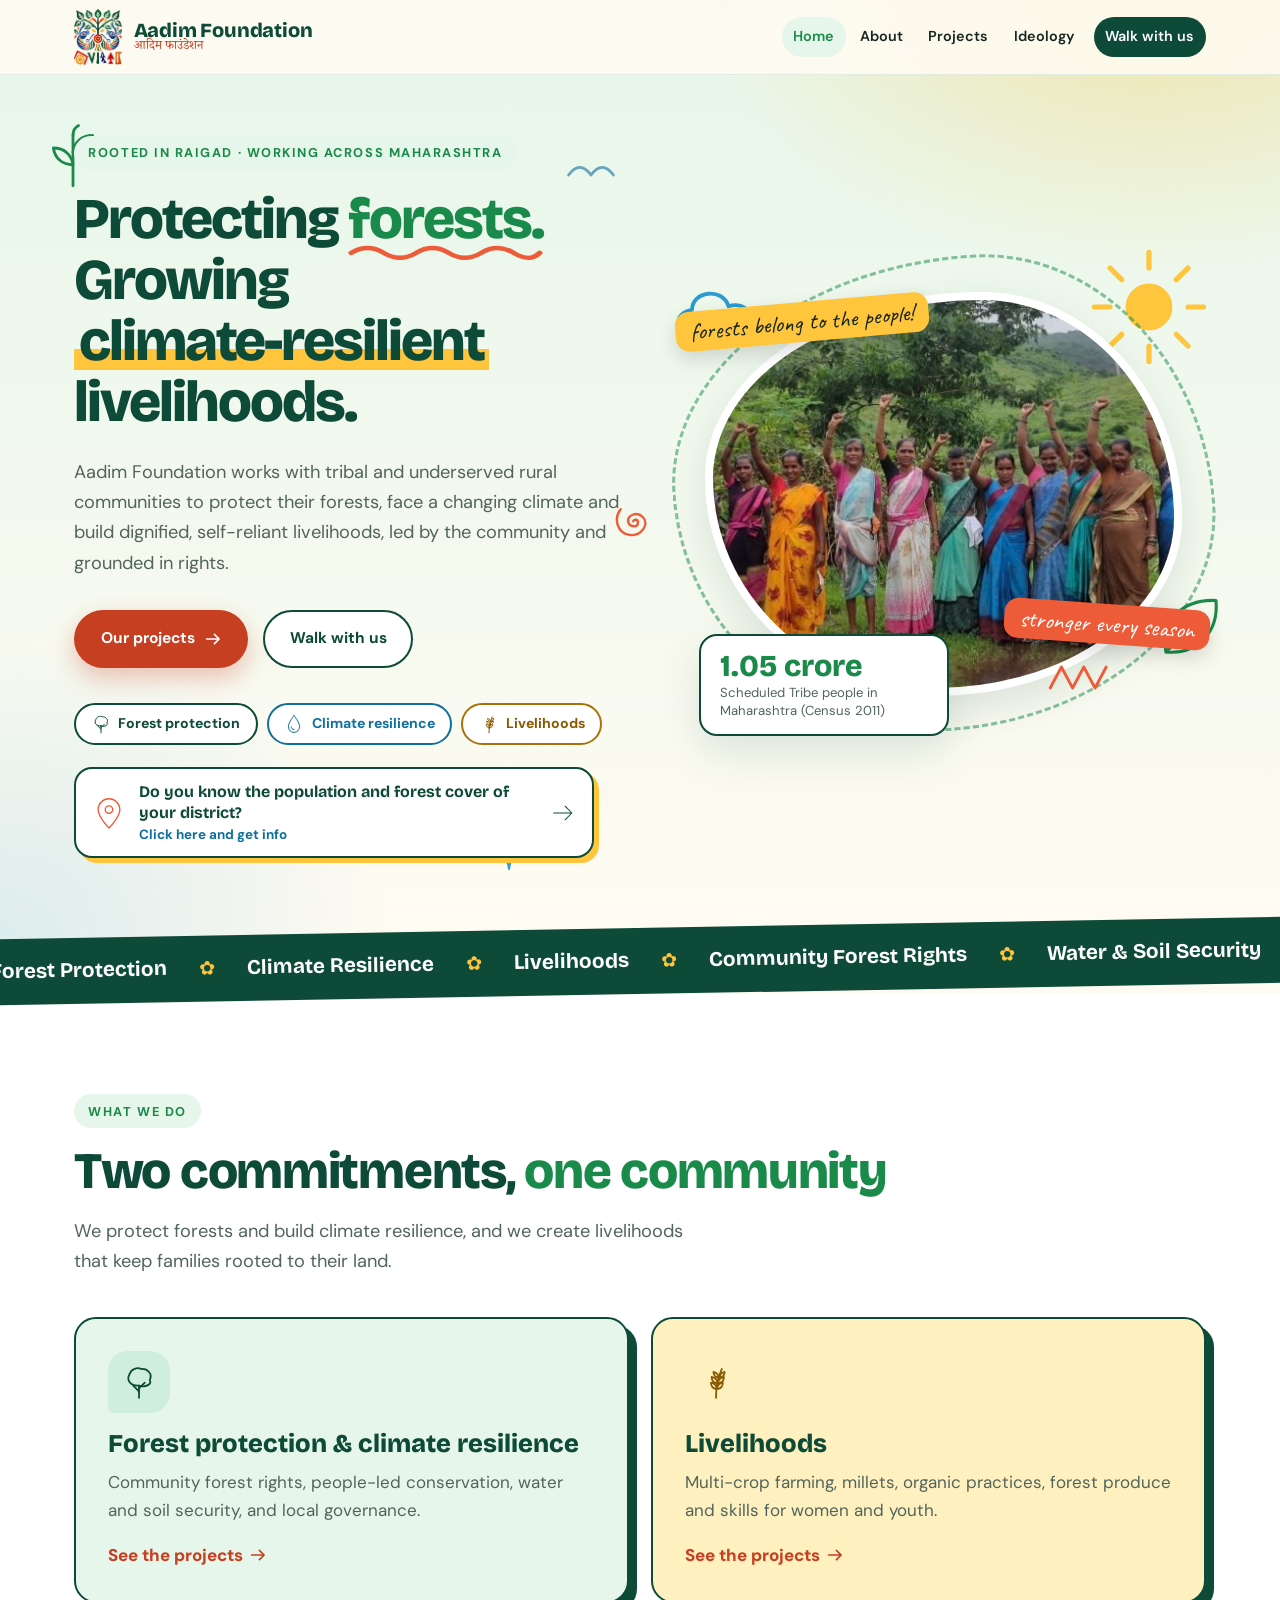
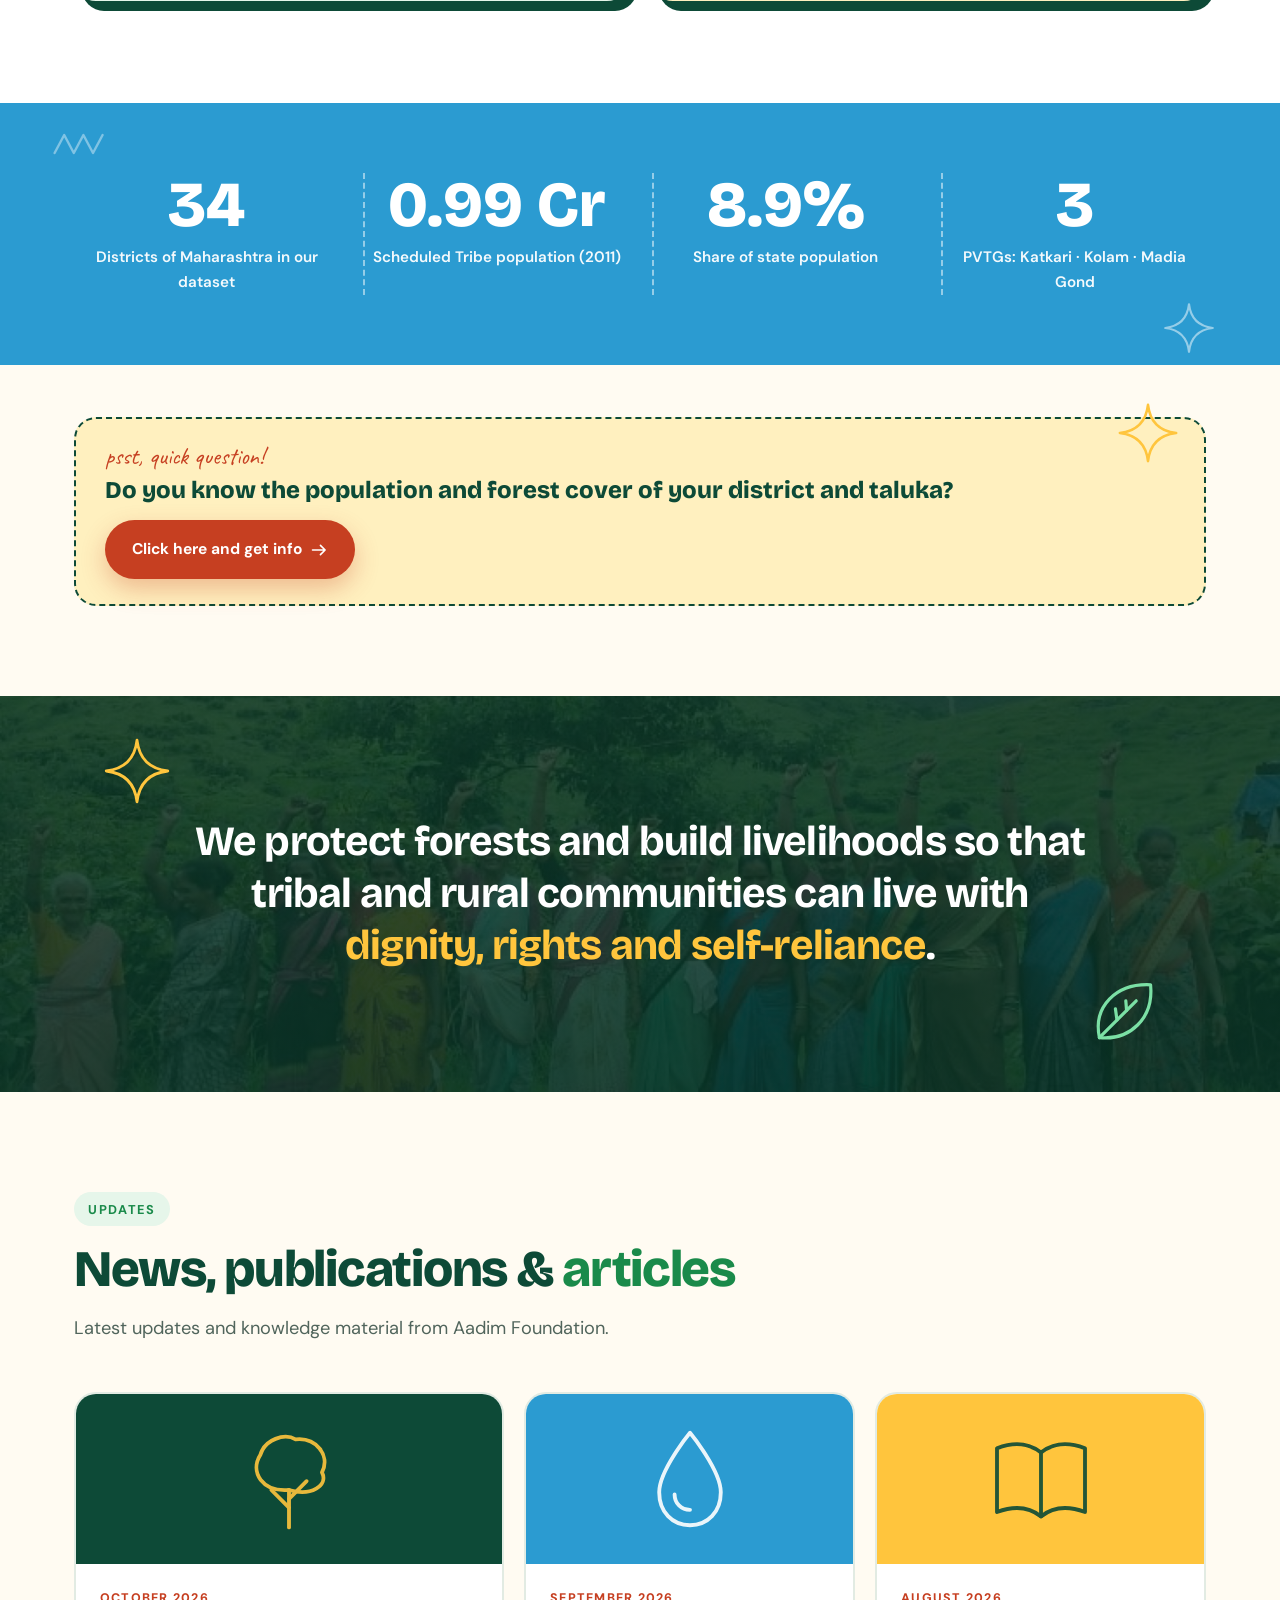
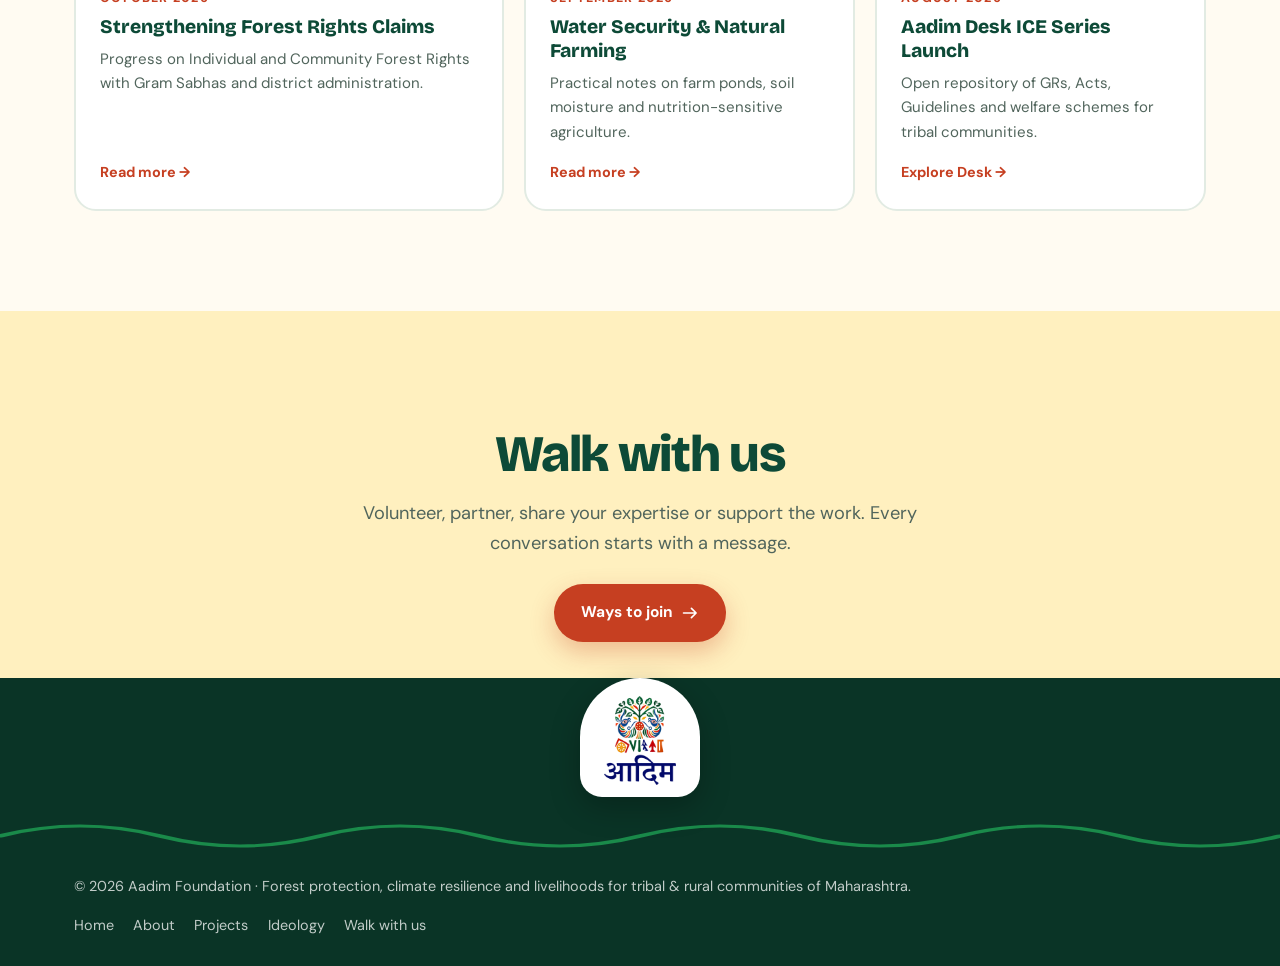
<file: index.html>
<!DOCTYPE html>
<html lang="en" class="no-js">
<head>
<meta charset="UTF-8">
<meta name="viewport" content="width=device-width, initial-scale=1.0">
<title>Aadim Foundation | Forest Protection, Climate Resilience & Livelihoods</title>
<meta name="description" content="Aadim Foundation works with tribal and underserved rural communities across Maharashtra to protect forests, build climate resilience and create dignified, self-reliant livelihoods.">
<meta name="theme-color" content="#0d4a37">
<meta property="og:title" content="Aadim Foundation">
<meta property="og:description" content="Protecting forests. Building climate-resilient livelihoods. Rooted in Raigad, working across Maharashtra.">
<meta property="og:image" content="logo-full.png">
<link rel="icon" type="image/png" href="favicon.png">
<link rel="preconnect" href="https://fonts.googleapis.com">
<link rel="preconnect" href="https://fonts.gstatic.com" crossorigin>
<link href="https://fonts.googleapis.com/css2?family=Bricolage+Grotesque:opsz,wght@12..96,500;12..96,700;12..96,800&family=Caveat:wght@600;700&family=DM+Sans:ital,opsz,wght@0,9..40,400;0,9..40,500;0,9..40,700;1,9..40,400&family=Noto+Serif+Devanagari:wght@500;600&display=swap" rel="stylesheet">
<link rel="stylesheet" href="styles.css">
<script>document.documentElement.classList.remove('no-js')</script>
</head>
<body>
<a class="skip" href="#main">Skip to content</a>

<!-- Doodle sprite (hand-drawn style, stroke icons) -->
<svg width="0" height="0" style="position:absolute" aria-hidden="true">
  <defs>
    <symbol id="d-leaf" viewBox="0 0 100 100"><path d="M18 82C10 44 38 14 82 16C86 58 56 86 18 82Z"/><path d="M18 82L64 36"/><path d="M40 60l-2-14M52 48l-1-12"/></symbol>
    <symbol id="d-sprig" viewBox="0 0 100 100"><path d="M50 94V22"/><path d="M50 64C34 64 24 54 22 40C38 40 48 50 50 64Z"/><path d="M50 46C66 46 76 36 78 22C62 22 52 32 50 46Z"/><path d="M50 22c0-8 4-12 8-14"/></symbol>
    <symbol id="d-tree" viewBox="0 0 100 100"><path d="M50 94V60"/><path d="M50 76L34 60"/><path d="M50 68L66 52"/><path d="M50 60C26 62 14 44 24 28C28 14 46 8 56 14C74 12 88 28 80 44C86 56 70 66 50 60Z"/></symbol>
    <symbol id="d-sun" viewBox="0 0 100 100"><circle cx="50" cy="50" r="16"/><path d="M50 8v12M50 80v12M8 50h12M80 50h12M20 20l9 9M71 71l9 9M80 20l-9 9M29 71l-9 9"/></symbol>
    <symbol id="d-cloud" viewBox="0 0 100 100"><path d="M26 74C8 74 6 50 26 48C26 28 58 24 64 44C84 38 96 58 80 74Z"/></symbol>
    <symbol id="d-drop" viewBox="0 0 100 100"><path d="M50 8C50 8 22 42 22 62C22 80 34 92 50 92C66 92 78 80 78 62C78 42 50 8 50 8Z"/><path d="M36 64C36 72 42 78 50 78"/></symbol>
    <symbol id="d-wave" viewBox="0 0 100 100"><path d="M6 30q11-12 22 0t22 0t22 0t22 0"/><path d="M6 52q11-12 22 0t22 0t22 0t22 0"/><path d="M6 74q11-12 22 0t22 0t22 0t22 0"/></symbol>
    <symbol id="d-spark" viewBox="0 0 100 100"><path d="M50 6C53 32 68 47 94 50C68 53 53 68 50 94C47 68 32 53 6 50C32 47 47 32 50 6Z"/></symbol>
    <symbol id="d-arrow" viewBox="0 0 100 100"><path d="M8 74C26 22 62 18 88 48"/><path d="M88 48L68 44M88 48L84 68"/></symbol>
    <symbol id="d-spiral" viewBox="0 0 100 100"><path d="M52 52c2-4 8-3 8 2c0 8-13 9-16 0c-3-12 14-19 24-9c12 12-3 32-21 30c-22-3-28-27-16-43"/></symbol>
    <symbol id="d-bird" viewBox="0 0 100 100"><path d="M8 50Q24 28 40 50Q56 28 72 50"/></symbol>
    <symbol id="d-zig" viewBox="0 0 100 100"><path d="M6 60L22 30L38 60L54 30L70 60L86 30"/></symbol>
    <symbol id="d-dots" viewBox="0 0 100 100"><circle cx="20" cy="20" r="3"/><circle cx="50" cy="20" r="3"/><circle cx="80" cy="20" r="3"/><circle cx="20" cy="50" r="3"/><circle cx="50" cy="50" r="3"/><circle cx="80" cy="50" r="3"/><circle cx="20" cy="80" r="3"/><circle cx="50" cy="80" r="3"/><circle cx="80" cy="80" r="3"/></symbol>
    <symbol id="d-flame" viewBox="0 0 100 100"><path d="M50 92C26 92 20 68 34 52C38 64 46 64 46 52C46 36 54 26 58 10C74 30 80 50 78 66C76 82 66 92 50 92Z"/></symbol>
    <symbol id="d-people" viewBox="0 0 100 100"><circle cx="50" cy="28" r="12"/><circle cx="22" cy="40" r="9"/><circle cx="78" cy="40" r="9"/><path d="M30 88V72C30 62 38 56 50 56C62 56 70 62 70 72V88"/><path d="M6 80V68C6 60 12 56 22 56M94 80V68C94 60 88 56 78 56"/></symbol>
    <symbol id="d-book" viewBox="0 0 100 100"><path d="M10 22C26 16 40 18 50 26C60 18 74 16 90 22V80C74 74 60 76 50 84C40 76 26 74 10 80Z"/><path d="M50 26V84"/></symbol>
    <symbol id="d-grain" viewBox="0 0 100 100"><path d="M50 94C50 60 54 40 66 14"/><path d="M52 70c-10-2-16-8-16-18c10 2 16 8 16 18zM54 54c-10-2-16-8-16-18c10 2 16 8 16 18zM57 38c-9-2-14-8-14-16c9 2 14 8 14 16zM53 70c10-2 16-8 16-18c-10 2-16 8-16 18zM56 54c10-2 16-8 16-18c-10 2-16 8-16 18zM60 38c9-2 14-8 14-16c-9 2-14 8-14 16z"/></symbol>
    <symbol id="d-doc" viewBox="0 0 100 100"><path d="M24 8h40l16 16v68H24z"/><path d="M64 8v16h16M36 46h32M36 60h32M36 74h20"/></symbol>
    <symbol id="d-shield" viewBox="0 0 100 100"><path d="M50 6l36 12v26c0 24-16 40-36 48C30 84 14 68 14 44V18z"/><path d="M34 50l12 12 22-24"/></symbol>
    <symbol id="d-phone" viewBox="0 0 100 100"><rect x="28" y="6" width="44" height="88" rx="10"/><path d="M44 80h12"/></symbol>
    <symbol id="d-rupee" viewBox="0 0 100 100"><circle cx="50" cy="50" r="40"/><path d="M34 34h32M34 46h32M42 34c14 0 22 6 22 14s-8 14-22 14l22 20"/></symbol>
    <symbol id="d-field" viewBox="0 0 100 100"><path d="M6 92L30 38M30 92L44 38M50 92V38M70 92L56 38M94 92L70 38"/><path d="M26 30c4-6 8-6 10 0M46 26c4-6 8-6 10 0M66 30c4-6 8-6 10 0"/></symbol>
    <symbol id="d-mail" viewBox="0 0 100 100"><rect x="8" y="22" width="84" height="58" rx="10"/><path d="M12 30l38 28 38-28"/></symbol>
    <symbol id="d-pin" viewBox="0 0 100 100"><path d="M50 94S18 62 18 40a32 32 0 0 1 64 0C82 62 50 94 50 94Z"/><circle cx="50" cy="40" r="11"/></symbol>
    <symbol id="d-search" viewBox="0 0 100 100"><circle cx="42" cy="42" r="28"/><path d="M64 64l26 26"/></symbol>
    <symbol id="d-menu" viewBox="0 0 100 100"><path d="M14 28h72M14 50h72M14 72h72"/></symbol>
    <symbol id="d-go" viewBox="0 0 100 100"><path d="M14 50h70M58 24l26 26-26 26"/></symbol>
  </defs>
</svg>

<header id="top">
  <div class="wrap nav">
    <a class="brand" href="index.html" aria-label="Aadim Foundation home">
      <img class="brand-logo" src="logo-emblem.png" alt="" width="50" height="58">
      <span class="brand-text"><b>Aadim Foundation</b><small>आदिम फाउंडेशन</small></span>
    </a>
    <button class="burger" id="burger" aria-label="Open menu" aria-expanded="false" aria-controls="nav"><svg class="dd" style="position:static;width:24px;height:24px" aria-hidden="true"><use href="#d-menu"/></svg></button>
    <nav id="nav" aria-label="Main"><ul><li><a href="index.html" class="active" aria-current="page">Home</a></li><li><a href="about.html">About</a></li><li><a href="projects.html">Projects</a></li><li><a href="ideology.html">Ideology</a></li><li><a href="walk-with-us.html" class="cta">Walk with us</a></li></ul></nav>
  </div>
</header>

<button class="fab" id="fab" type="button" aria-label="Know your district: population and forest cover"><svg class="dd" aria-hidden="true"><use href="#d-tree"/></svg><span>Know your district</span></button>

<main id="main">

<!-- HERO -->
<section class="hero" id="home">
  <svg class="dd float" style="top:120px;left:3%;width:70px;color:var(--leaf);--rot:-10deg" aria-hidden="true"><use href="#d-sprig"/></svg>
  <svg class="dd float b hide-m" style="top:52%;left:47%;width:60px;color:var(--coral)" aria-hidden="true"><use href="#d-spiral"/></svg>
  <svg class="dd float c hide-m" style="bottom:70px;left:38%;width:46px;color:var(--sky)" aria-hidden="true"><use href="#d-spark"/></svg>
  <svg class="dd hide-m" style="top:140px;left:44%;width:70px;color:var(--sky-d);opacity:.6" aria-hidden="true"><use href="#d-bird"/></svg>
  <div class="wrap hero-grid">
    <div>
      <span class="eyebrow">Rooted in Raigad · Working across Maharashtra</span>
      <h1>Protecting <span class="sq g">forests.<svg class="sq-line" viewBox="0 0 120 14" preserveAspectRatio="none" aria-hidden="true"><path d="M2 8Q12 0 22 8T42 8T62 8T82 8T102 8T118 8"/></svg></span><br>Growing <span class="hl" style="white-space:nowrap">climate-resilient</span> livelihoods.</h1>
      <p class="lede">Aadim Foundation works with tribal and underserved rural communities to protect their forests, face a changing climate and build dignified, self-reliant livelihoods, led by the community and grounded in rights.</p>
      <div class="hero-btns">
        <a href="projects.html" class="btn btn-primary">Our projects <svg class="dd" style="position:static;width:18px;height:18px;stroke-width:9" aria-hidden="true"><use href="#d-go"/></svg></a>
        <a href="walk-with-us.html" class="btn btn-line">Walk with us</a>
      </div>
      <div class="hero-points">
        <span class="chip"><svg class="dd" aria-hidden="true"><use href="#d-tree"/></svg>Forest protection</span>
        <span class="chip c2"><svg class="dd" aria-hidden="true"><use href="#d-drop"/></svg>Climate resilience</span>
        <span class="chip c3"><svg class="dd" aria-hidden="true"><use href="#d-grain"/></svg>Livelihoods</span>
      </div>
      <button class="hint" id="heroHint" type="button">
        <svg class="dd" aria-hidden="true"><use href="#d-pin"/></svg>
        <span><b>Do you know the population and forest cover of your district?</b><small id="heroFact">Click here and get info</small></span>
        <svg class="dd go" aria-hidden="true"><use href="#d-go"/></svg>
      </button>
    </div>
    <div class="hero-art">
      <svg class="dd solid spin" style="top:-16px;right:-8px;width:130px;color:var(--sun);z-index:0" aria-hidden="true"><use href="#d-sun"/></svg>
      <svg class="dd float" style="top:6px;left:-14px;width:96px;color:var(--sky);z-index:3;--rot:-4deg" aria-hidden="true"><use href="#d-cloud"/></svg>
      <svg class="dd float b" style="bottom:70px;right:-24px;width:78px;color:var(--leaf);z-index:3;--rot:12deg" aria-hidden="true"><use href="#d-leaf"/></svg>
      <svg class="dd" style="bottom:20px;right:90px;width:70px;color:var(--coral);z-index:3" aria-hidden="true"><use href="#d-zig"/></svg>
      <span class="ring-d" aria-hidden="true"></span>
      <div class="blob"><img src="hero-image.jpg" alt="Women of the community standing together in the hills with raised fists" fetchpriority="high"></div>
      <span class="sticker s1">forests belong to the people!</span>
      <span class="sticker s2">stronger every season</span>
      <div class="float-card"><b>1.05 crore</b><span>Scheduled Tribe people in Maharashtra (Census 2011)</span></div>
    </div>
  </div>
</section>


<div class="marquee" aria-hidden="true"><div class="m-track" id="marquee"></div></div>
<section id="what" class="what">
  <div class="wrap">
    <div class="rv"><span class="eyebrow">What we do</span>
      <h2 class="h2">Two commitments, <em>one community</em></h2>
      <p class="lede">We protect forests and build climate resilience, and we create livelihoods that keep families rooted to their land.</p></div>
    <div class="focus2">
      <a class="f-card f1 rv" href="projects.html#forests"><div class="ico i-g"><svg class="dd" aria-hidden="true"><use href="#d-tree"/></svg></div><h3>Forest protection &amp; climate resilience</h3><p>Community forest rights, people-led conservation, water and soil security, and local governance.</p><span class="more">See the projects <svg class="dd" style="position:static;width:18px;height:18px;stroke-width:9" aria-hidden="true"><use href="#d-go"/></svg></span></a>
      <a class="f-card f2 rv" href="projects.html#livelihoods"><div class="ico i-y"><svg class="dd" aria-hidden="true"><use href="#d-grain"/></svg></div><h3>Livelihoods</h3><p>Multi-crop farming, millets, organic practices, forest produce and skills for women and youth.</p><span class="more">See the projects <svg class="dd" style="position:static;width:18px;height:18px;stroke-width:9" aria-hidden="true"><use href="#d-go"/></svg></span></a>
    </div>
  </div>
</section>
<!-- STATS -->
<div class="stats-band" aria-label="Maharashtra at a glance">
  <svg class="dd" style="top:14px;left:4%;width:60px;color:rgba(255,255,255,.4)" aria-hidden="true"><use href="#d-zig"/></svg>
  <svg class="dd float" style="bottom:10px;right:5%;width:54px;color:rgba(255,255,255,.5)" aria-hidden="true"><use href="#d-spark"/></svg>
  <div class="wrap grid">
    <div class="i-item"><div class="i-num" data-count="36">0</div><div class="i-txt">Districts of Maharashtra in our dataset</div></div>
    <div class="i-item"><div class="i-num" data-count="1.05" data-dec="2" data-suffix=" Cr">0</div><div class="i-txt">Scheduled Tribe population (2011)</div></div>
    <div class="i-item"><div class="i-num" data-count="9.4" data-dec="1" data-suffix="%">0</div><div class="i-txt">Share of state population</div></div>
    <div class="i-item"><div class="i-num" data-count="3">0</div><div class="i-txt">PVTGs: Katkari · Kolam · Madia Gond</div></div>
  </div>
</div>

<section class="band-tease"><div class="wrap">
  <div class="teaser solo rv">
    <svg class="dd float" style="top:-18px;right:24px;width:64px;color:var(--sun);--rot:10deg" aria-hidden="true"><use href="#d-spark"/></svg>
    <div class="t-copy"><span class="note-hand">psst, quick question!</span>
    <h3>Do you know the population and forest cover of your district and taluka?</h3>
    <a class="btn btn-primary" href="projects.html#explorer">Click here and get info <svg class="dd" style="position:static;width:18px;height:18px;stroke-width:9" aria-hidden="true"><use href="#d-go"/></svg></a></div>
  </div></div></section>
<!-- QUOTE -->
<div class="quote-band">
  <svg class="dd float" style="top:40px;left:8%;width:70px;color:var(--sun)" aria-hidden="true"><use href="#d-spark"/></svg>
  <svg class="dd float b" style="bottom:40px;right:9%;width:80px;color:#7be0a5;--rot:10deg" aria-hidden="true"><use href="#d-leaf"/></svg>
  <div class="wrap rv">
    <blockquote>We protect forests and build livelihoods so that tribal and rural communities can live with <b>dignity, rights and self-reliance</b>.</blockquote>
  </div>
</div>

<!-- NEWS -->
<section id="news">
  <div class="wrap">
    <div class="rv">
      <span class="eyebrow">Updates</span>
      <h2 class="h2">News, publications &amp; <em>articles</em></h2>
      <p class="lede">Latest updates and knowledge material from Aadim Foundation.</p>
    </div>
    <div class="news-grid">
      <article class="n-card rv"><div class="n-img"><svg class="dd" aria-hidden="true"><use href="#d-tree"/></svg></div><div class="n-body"><div class="n-date">October 2026</div><h3>Strengthening Forest Rights Claims</h3><p>Progress on Individual and Community Forest Rights with Gram Sabhas and district administration.</p><a href="#news" class="n-link">Read more →</a></div></article>
      <article class="n-card rv"><div class="n-img"><svg class="dd" aria-hidden="true"><use href="#d-drop"/></svg></div><div class="n-body"><div class="n-date">September 2026</div><h3>Water Security &amp; Natural Farming</h3><p>Practical notes on farm ponds, soil moisture and nutrition-sensitive agriculture.</p><a href="#news" class="n-link">Read more →</a></div></article>
      <article class="n-card rv"><div class="n-img"><svg class="dd" aria-hidden="true"><use href="#d-book"/></svg></div><div class="n-body"><div class="n-date">August 2026</div><h3>Aadim Desk ICE Series Launch</h3><p>Open repository of GRs, Acts, Guidelines and welfare schemes for tribal communities.</p><a href="#desk" class="n-link">Explore Desk →</a></div></article>
    </div>
  </div>
</section>

<section class="walk-band"><div class="wrap rv">
  <h2 class="h2">Walk with us</h2><p class="lede">Volunteer, partner, share your expertise or support the work. Every conversation starts with a message.</p>
  <a class="btn btn-primary" href="walk-with-us.html">Ways to join <svg class="dd" style="position:static;width:18px;height:18px;stroke-width:9" aria-hidden="true"><use href="#d-go"/></svg></a></div></section>

</main>

<footer>
  <div class="foot-logo"><img src="logo-full.png" alt="Aadim Foundation logo" width="120" height="147" loading="lazy"></div>
  <svg class="dd foot-wave" viewBox="0 0 400 30" preserveAspectRatio="none" aria-hidden="true"><path d="M0 15q25-20 50 0t50 0t50 0t50 0t50 0t50 0t50 0t50 0"/></svg>
  <div class="wrap foot">
    <p>© 2026 Aadim Foundation · Forest protection, climate resilience and livelihoods for tribal &amp; rural communities of Maharashtra.</p>
    <p><a href="index.html">Home</a><a href="about.html">About</a><a href="projects.html">Projects</a><a href="ideology.html">Ideology</a><a href="walk-with-us.html">Walk with us</a></p>
  </div>
</footer>

<script src="data.js"></script>
<script src="app.js"></script>
</body>
</html>
</file>
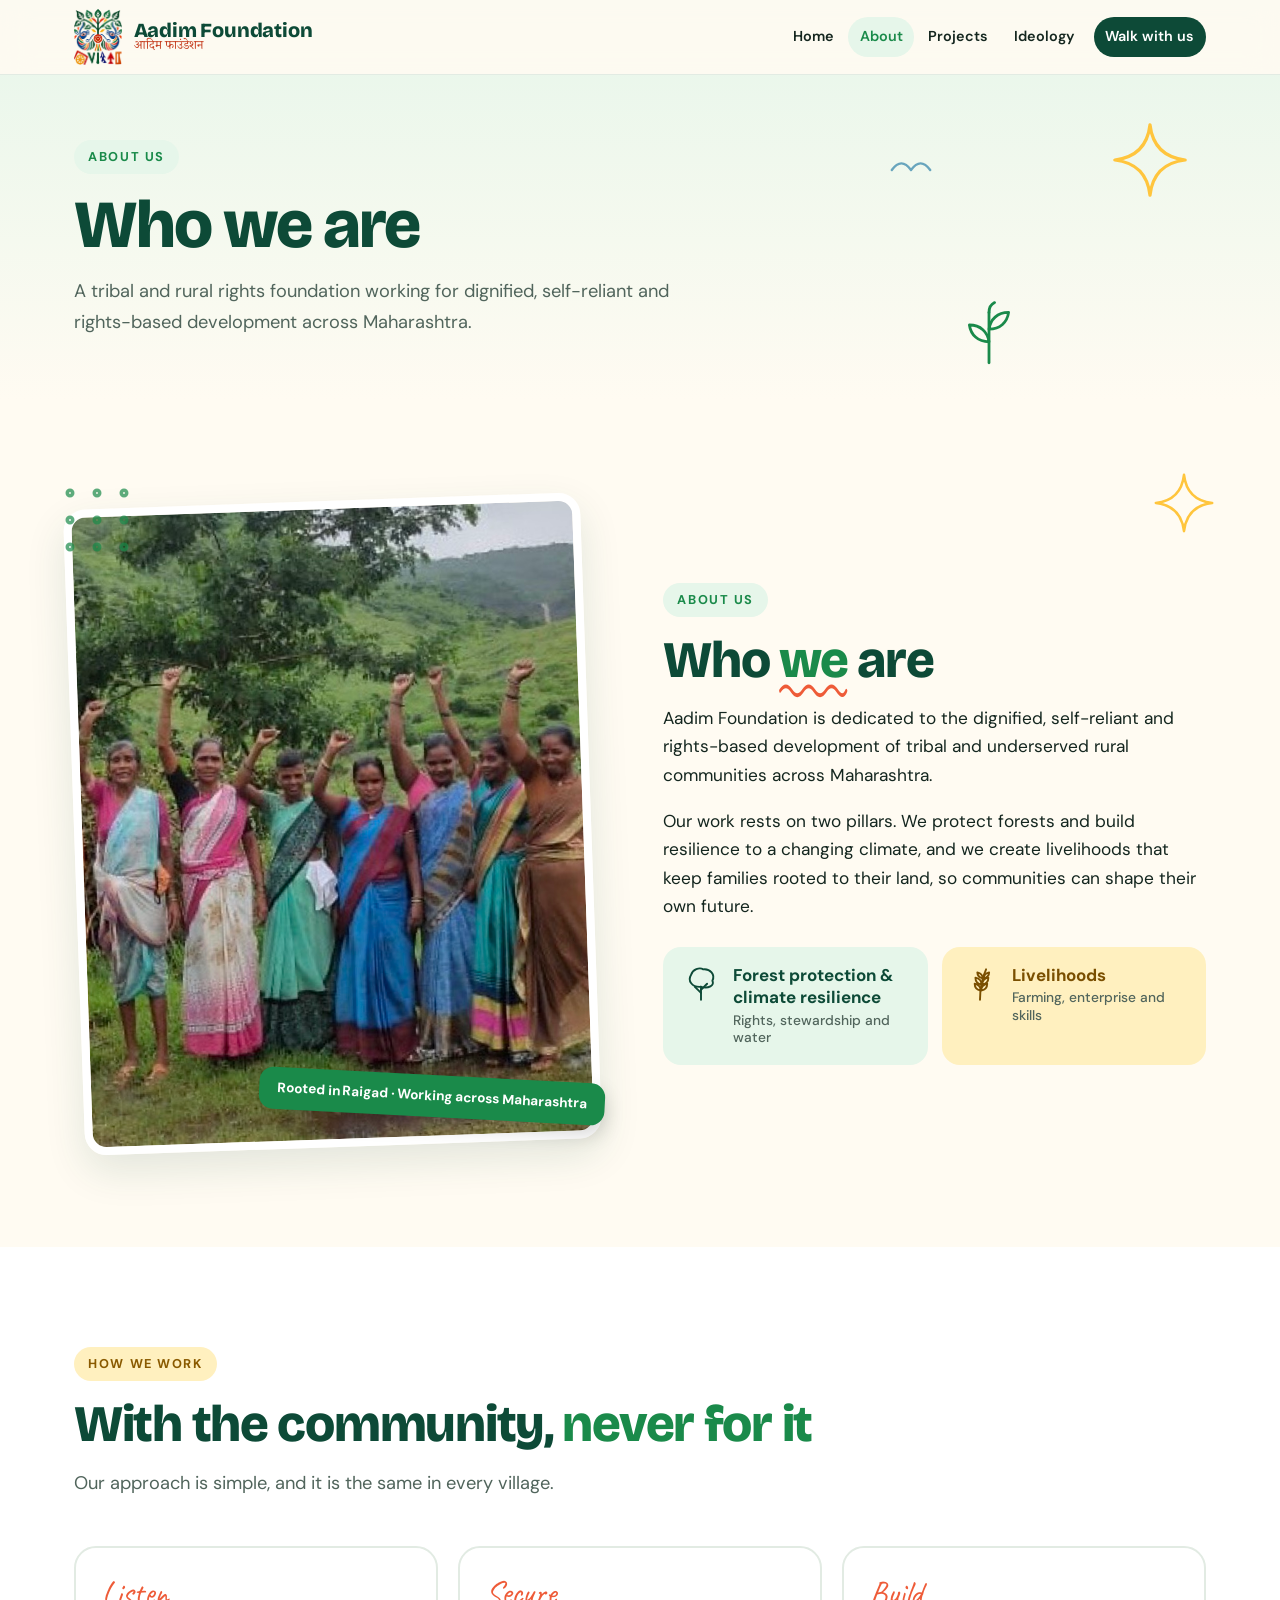
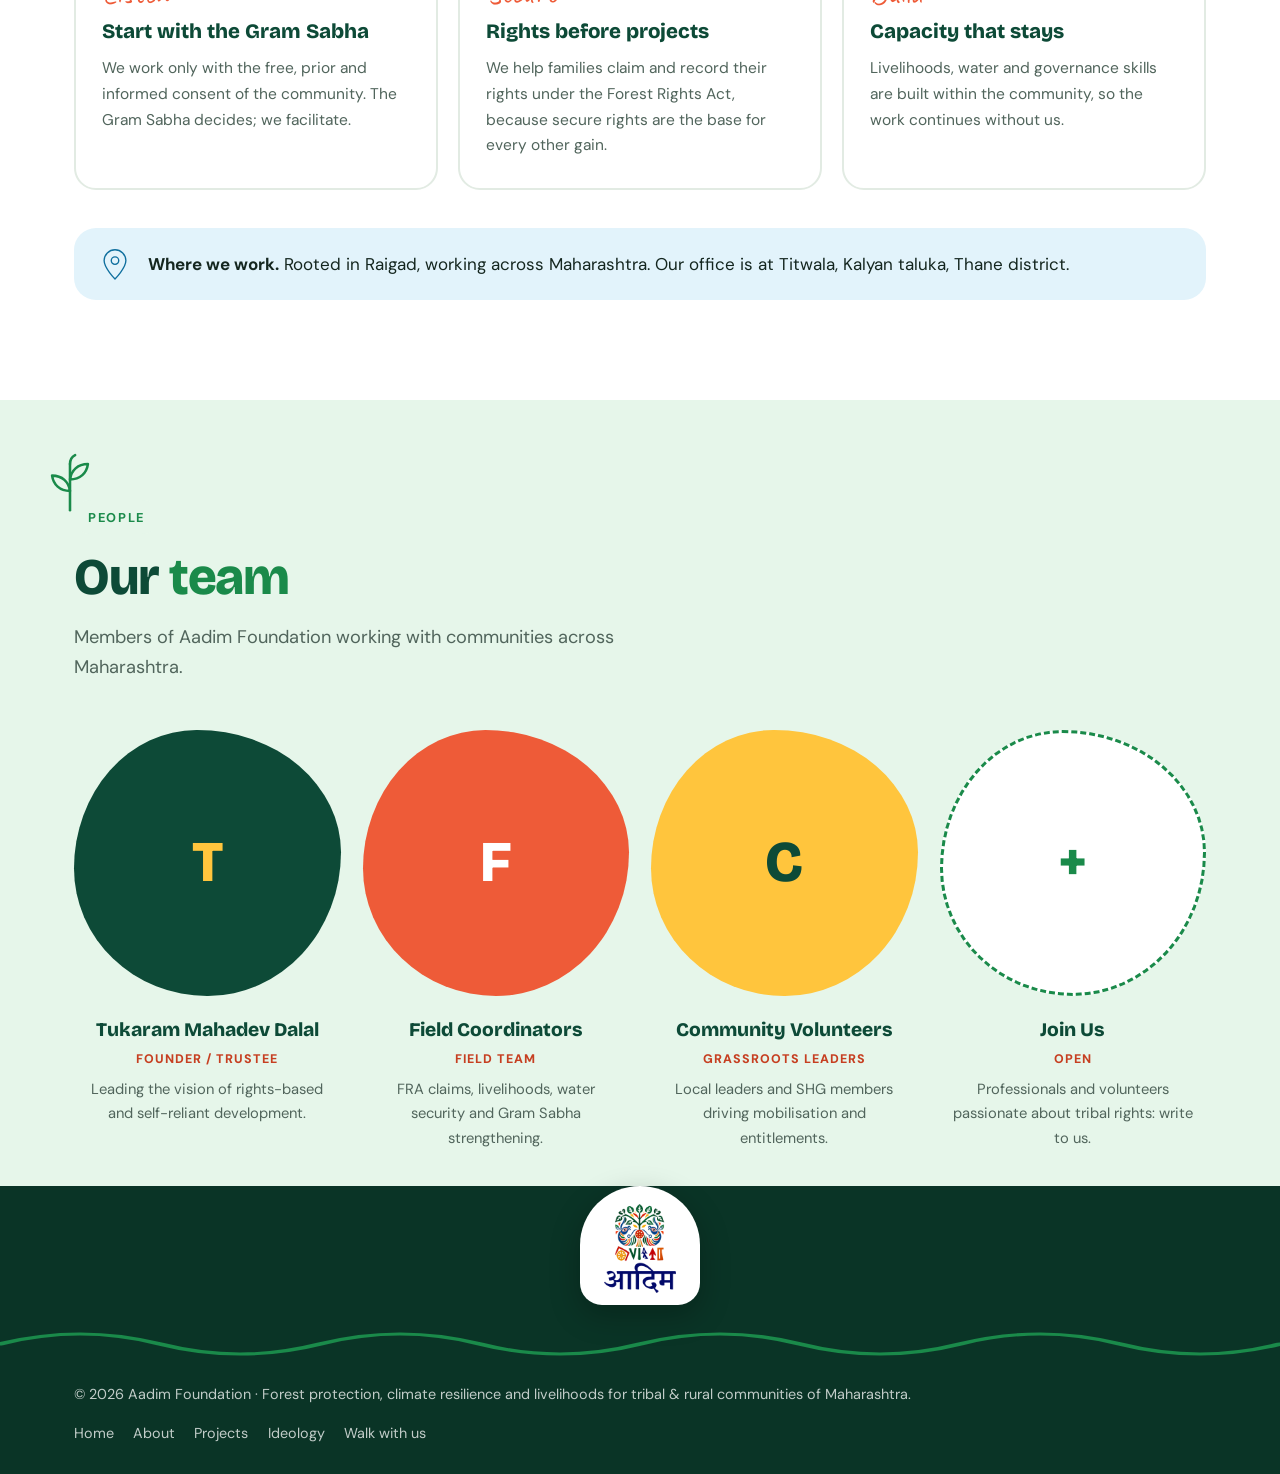
<file: about.html>
<!DOCTYPE html>
<html lang="en" class="no-js">
<head>
<meta charset="UTF-8">
<meta name="viewport" content="width=device-width, initial-scale=1.0">
<title>About | Aadim Foundation</title>
<meta name="description" content="Who Aadim Foundation is, how we work, and the people behind the work.">
<meta name="theme-color" content="#0d4a37">
<meta property="og:title" content="Aadim Foundation">
<meta property="og:description" content="Protecting forests. Building climate-resilient livelihoods. Rooted in Raigad, working across Maharashtra.">
<meta property="og:image" content="logo-full.png">
<link rel="icon" type="image/png" href="favicon.png">
<link rel="preconnect" href="https://fonts.googleapis.com">
<link rel="preconnect" href="https://fonts.gstatic.com" crossorigin>
<link href="https://fonts.googleapis.com/css2?family=Bricolage+Grotesque:opsz,wght@12..96,500;12..96,700;12..96,800&family=Caveat:wght@600;700&family=DM+Sans:ital,opsz,wght@0,9..40,400;0,9..40,500;0,9..40,700;1,9..40,400&family=Noto+Serif+Devanagari:wght@500;600&display=swap" rel="stylesheet">
<link rel="stylesheet" href="styles.css">
<script>document.documentElement.classList.remove('no-js')</script>
</head>
<body>
<a class="skip" href="#main">Skip to content</a>

<!-- Doodle sprite (hand-drawn style, stroke icons) -->
<svg width="0" height="0" style="position:absolute" aria-hidden="true">
  <defs>
    <symbol id="d-leaf" viewBox="0 0 100 100"><path d="M18 82C10 44 38 14 82 16C86 58 56 86 18 82Z"/><path d="M18 82L64 36"/><path d="M40 60l-2-14M52 48l-1-12"/></symbol>
    <symbol id="d-sprig" viewBox="0 0 100 100"><path d="M50 94V22"/><path d="M50 64C34 64 24 54 22 40C38 40 48 50 50 64Z"/><path d="M50 46C66 46 76 36 78 22C62 22 52 32 50 46Z"/><path d="M50 22c0-8 4-12 8-14"/></symbol>
    <symbol id="d-tree" viewBox="0 0 100 100"><path d="M50 94V60"/><path d="M50 76L34 60"/><path d="M50 68L66 52"/><path d="M50 60C26 62 14 44 24 28C28 14 46 8 56 14C74 12 88 28 80 44C86 56 70 66 50 60Z"/></symbol>
    <symbol id="d-sun" viewBox="0 0 100 100"><circle cx="50" cy="50" r="16"/><path d="M50 8v12M50 80v12M8 50h12M80 50h12M20 20l9 9M71 71l9 9M80 20l-9 9M29 71l-9 9"/></symbol>
    <symbol id="d-cloud" viewBox="0 0 100 100"><path d="M26 74C8 74 6 50 26 48C26 28 58 24 64 44C84 38 96 58 80 74Z"/></symbol>
    <symbol id="d-drop" viewBox="0 0 100 100"><path d="M50 8C50 8 22 42 22 62C22 80 34 92 50 92C66 92 78 80 78 62C78 42 50 8 50 8Z"/><path d="M36 64C36 72 42 78 50 78"/></symbol>
    <symbol id="d-wave" viewBox="0 0 100 100"><path d="M6 30q11-12 22 0t22 0t22 0t22 0"/><path d="M6 52q11-12 22 0t22 0t22 0t22 0"/><path d="M6 74q11-12 22 0t22 0t22 0t22 0"/></symbol>
    <symbol id="d-spark" viewBox="0 0 100 100"><path d="M50 6C53 32 68 47 94 50C68 53 53 68 50 94C47 68 32 53 6 50C32 47 47 32 50 6Z"/></symbol>
    <symbol id="d-arrow" viewBox="0 0 100 100"><path d="M8 74C26 22 62 18 88 48"/><path d="M88 48L68 44M88 48L84 68"/></symbol>
    <symbol id="d-spiral" viewBox="0 0 100 100"><path d="M52 52c2-4 8-3 8 2c0 8-13 9-16 0c-3-12 14-19 24-9c12 12-3 32-21 30c-22-3-28-27-16-43"/></symbol>
    <symbol id="d-bird" viewBox="0 0 100 100"><path d="M8 50Q24 28 40 50Q56 28 72 50"/></symbol>
    <symbol id="d-zig" viewBox="0 0 100 100"><path d="M6 60L22 30L38 60L54 30L70 60L86 30"/></symbol>
    <symbol id="d-dots" viewBox="0 0 100 100"><circle cx="20" cy="20" r="3"/><circle cx="50" cy="20" r="3"/><circle cx="80" cy="20" r="3"/><circle cx="20" cy="50" r="3"/><circle cx="50" cy="50" r="3"/><circle cx="80" cy="50" r="3"/><circle cx="20" cy="80" r="3"/><circle cx="50" cy="80" r="3"/><circle cx="80" cy="80" r="3"/></symbol>
    <symbol id="d-flame" viewBox="0 0 100 100"><path d="M50 92C26 92 20 68 34 52C38 64 46 64 46 52C46 36 54 26 58 10C74 30 80 50 78 66C76 82 66 92 50 92Z"/></symbol>
    <symbol id="d-people" viewBox="0 0 100 100"><circle cx="50" cy="28" r="12"/><circle cx="22" cy="40" r="9"/><circle cx="78" cy="40" r="9"/><path d="M30 88V72C30 62 38 56 50 56C62 56 70 62 70 72V88"/><path d="M6 80V68C6 60 12 56 22 56M94 80V68C94 60 88 56 78 56"/></symbol>
    <symbol id="d-book" viewBox="0 0 100 100"><path d="M10 22C26 16 40 18 50 26C60 18 74 16 90 22V80C74 74 60 76 50 84C40 76 26 74 10 80Z"/><path d="M50 26V84"/></symbol>
    <symbol id="d-grain" viewBox="0 0 100 100"><path d="M50 94C50 60 54 40 66 14"/><path d="M52 70c-10-2-16-8-16-18c10 2 16 8 16 18zM54 54c-10-2-16-8-16-18c10 2 16 8 16 18zM57 38c-9-2-14-8-14-16c9 2 14 8 14 16zM53 70c10-2 16-8 16-18c-10 2-16 8-16 18zM56 54c10-2 16-8 16-18c-10 2-16 8-16 18zM60 38c9-2 14-8 14-16c-9 2-14 8-14 16z"/></symbol>
    <symbol id="d-doc" viewBox="0 0 100 100"><path d="M24 8h40l16 16v68H24z"/><path d="M64 8v16h16M36 46h32M36 60h32M36 74h20"/></symbol>
    <symbol id="d-shield" viewBox="0 0 100 100"><path d="M50 6l36 12v26c0 24-16 40-36 48C30 84 14 68 14 44V18z"/><path d="M34 50l12 12 22-24"/></symbol>
    <symbol id="d-phone" viewBox="0 0 100 100"><rect x="28" y="6" width="44" height="88" rx="10"/><path d="M44 80h12"/></symbol>
    <symbol id="d-rupee" viewBox="0 0 100 100"><circle cx="50" cy="50" r="40"/><path d="M34 34h32M34 46h32M42 34c14 0 22 6 22 14s-8 14-22 14l22 20"/></symbol>
    <symbol id="d-field" viewBox="0 0 100 100"><path d="M6 92L30 38M30 92L44 38M50 92V38M70 92L56 38M94 92L70 38"/><path d="M26 30c4-6 8-6 10 0M46 26c4-6 8-6 10 0M66 30c4-6 8-6 10 0"/></symbol>
    <symbol id="d-mail" viewBox="0 0 100 100"><rect x="8" y="22" width="84" height="58" rx="10"/><path d="M12 30l38 28 38-28"/></symbol>
    <symbol id="d-pin" viewBox="0 0 100 100"><path d="M50 94S18 62 18 40a32 32 0 0 1 64 0C82 62 50 94 50 94Z"/><circle cx="50" cy="40" r="11"/></symbol>
    <symbol id="d-search" viewBox="0 0 100 100"><circle cx="42" cy="42" r="28"/><path d="M64 64l26 26"/></symbol>
    <symbol id="d-menu" viewBox="0 0 100 100"><path d="M14 28h72M14 50h72M14 72h72"/></symbol>
    <symbol id="d-go" viewBox="0 0 100 100"><path d="M14 50h70M58 24l26 26-26 26"/></symbol>
  </defs>
</svg>

<header id="top">
  <div class="wrap nav">
    <a class="brand" href="index.html" aria-label="Aadim Foundation home">
      <img class="brand-logo" src="logo-emblem.png" alt="" width="50" height="58">
      <span class="brand-text"><b>Aadim Foundation</b><small>आदिम फाउंडेशन</small></span>
    </a>
    <button class="burger" id="burger" aria-label="Open menu" aria-expanded="false" aria-controls="nav"><svg class="dd" style="position:static;width:24px;height:24px" aria-hidden="true"><use href="#d-menu"/></svg></button>
    <nav id="nav" aria-label="Main"><ul><li><a href="index.html">Home</a></li><li><a href="about.html" class="active" aria-current="page">About</a></li><li><a href="projects.html">Projects</a></li><li><a href="ideology.html">Ideology</a></li><li><a href="walk-with-us.html" class="cta">Walk with us</a></li></ul></nav>
  </div>
</header>

<button class="fab" id="fab" type="button" aria-label="Know your district: population and forest cover"><svg class="dd" aria-hidden="true"><use href="#d-tree"/></svg><span>Know your district</span></button>

<main id="main">

<section class="page-hero">
  <svg class="dd float hide-m" style="top:120px;right:7%;width:80px;color:var(--sun);--rot:8deg" aria-hidden="true"><use href="#d-spark"/></svg><svg class="dd float b hide-m" style="bottom:34px;right:20%;width:70px;color:var(--leaf);--rot:-10deg" aria-hidden="true"><use href="#d-sprig"/></svg><svg class="dd hide-m" style="top:140px;right:26%;width:60px;color:var(--sky-d);opacity:.6" aria-hidden="true"><use href="#d-bird"/></svg>
  <div class="wrap"><span class="eyebrow">About Us</span><h1>Who we are</h1><p class="lede">A tribal and rural rights foundation working for dignified, self-reliant and rights-based development across Maharashtra.</p></div>
</section>
<!-- ABOUT -->
<section id="about">
  <svg class="dd float b hide-m" style="top:70px;right:5%;width:64px;color:var(--sun);--rot:8deg" aria-hidden="true"><use href="#d-spark"/></svg>
  <div class="wrap about-grid">
    <div class="about-photo rv">
      <svg class="dd" style="top:-26px;left:-22px;width:90px;color:var(--leaf);opacity:.7;z-index:2" aria-hidden="true"><use href="#d-dots"/></svg>
      <div class="frame"><img src="hero-image.jpg" alt="Community women of Aadim Foundation's working area" loading="lazy"></div>
      <span class="tag">Rooted in Raigad · Working across Maharashtra</span>
    </div>
    <div class="about-text rv">
      <span class="eyebrow">About Us</span>
      <h2 class="h2">Who <span class="sq"><em>we</em><svg class="sq-line" viewBox="0 0 120 14" preserveAspectRatio="none" aria-hidden="true"><path d="M2 8Q12 0 22 8T42 8T62 8T82 8T102 8T118 8"/></svg></span> are</h2>
      <p>Aadim Foundation is dedicated to the dignified, self-reliant and rights-based development of tribal and underserved rural communities across Maharashtra.</p>
      <p>Our work rests on two pillars. We protect forests and build resilience to a changing climate, and we create livelihoods that keep families rooted to their land, so communities can shape their own future.</p>
      <div class="pillars">
        <div class="pillar p1"><svg class="dd" aria-hidden="true"><use href="#d-tree"/></svg><span>Forest protection &amp; climate resilience<small>Rights, stewardship and water</small></span></div>
        <div class="pillar p2"><svg class="dd" aria-hidden="true"><use href="#d-grain"/></svg><span>Livelihoods<small>Farming, enterprise and skills</small></span></div>
      </div>
    </div>
  </div>
</section>

<section id="how" class="how"><div class="wrap">
  <div class="rv"><span class="eyebrow sun">How we work</span><h2 class="h2">With the community, <em>never for it</em></h2>
  <p class="lede">Our approach is simple, and it is the same in every village.</p></div>
  <div class="pr-grid">
   <article class="pr rv"><div class="n">Listen</div><h3>Start with the Gram Sabha</h3><p>We work only with the free, prior and informed consent of the community. The Gram Sabha decides; we facilitate.</p></article>
   <article class="pr rv"><div class="n">Secure</div><h3>Rights before projects</h3><p>We help families claim and record their rights under the Forest Rights Act, because secure rights are the base for every other gain.</p></article>
   <article class="pr rv"><div class="n">Build</div><h3>Capacity that stays</h3><p>Livelihoods, water and governance skills are built within the community, so the work continues without us.</p></article>
  </div>
  <div class="place rv"><svg class="dd" aria-hidden="true"><use href="#d-pin"/></svg><p><b>Where we work.</b> Rooted in Raigad, working across Maharashtra. Our office is at Titwala, Kalyan taluka, Thane district.</p></div>
</div></section>
<!-- TEAM -->
<section class="team" id="team">
  <svg class="dd float" style="top:50px;left:3%;width:64px;color:var(--leaf);--rot:-8deg" aria-hidden="true"><use href="#d-sprig"/></svg>
  <div class="wrap">
    <div class="rv">
      <span class="eyebrow">People</span>
      <h2 class="h2">Our <em>team</em></h2>
      <p class="lede">Members of Aadim Foundation working with communities across Maharashtra.</p>
    </div>
    <div class="team-grid">
      <article class="t-card rv"><div class="t-photo">T</div><h3>Tukaram Mahadev Dalal</h3><div class="t-role">Founder / Trustee</div><p>Leading the vision of rights-based and self-reliant development.</p></article>
      <article class="t-card rv"><div class="t-photo">F</div><h3>Field Coordinators</h3><div class="t-role">Field Team</div><p>FRA claims, livelihoods, water security and Gram Sabha strengthening.</p></article>
      <article class="t-card rv"><div class="t-photo">C</div><h3>Community Volunteers</h3><div class="t-role">Grassroots Leaders</div><p>Local leaders and SHG members driving mobilisation and entitlements.</p></article>
      <article class="t-card rv"><div class="t-photo">+</div><h3>Join Us</h3><div class="t-role">Open</div><p>Professionals and volunteers passionate about tribal rights: write to us.</p></article>
    </div>
  </div>
</section>


</main>

<footer>
  <div class="foot-logo"><img src="logo-full.png" alt="Aadim Foundation logo" width="120" height="147" loading="lazy"></div>
  <svg class="dd foot-wave" viewBox="0 0 400 30" preserveAspectRatio="none" aria-hidden="true"><path d="M0 15q25-20 50 0t50 0t50 0t50 0t50 0t50 0t50 0t50 0"/></svg>
  <div class="wrap foot">
    <p>© 2026 Aadim Foundation · Forest protection, climate resilience and livelihoods for tribal &amp; rural communities of Maharashtra.</p>
    <p><a href="index.html">Home</a><a href="about.html">About</a><a href="projects.html">Projects</a><a href="ideology.html">Ideology</a><a href="walk-with-us.html">Walk with us</a></p>
  </div>
</footer>

<script src="app.js"></script>
</body>
</html>
</file>
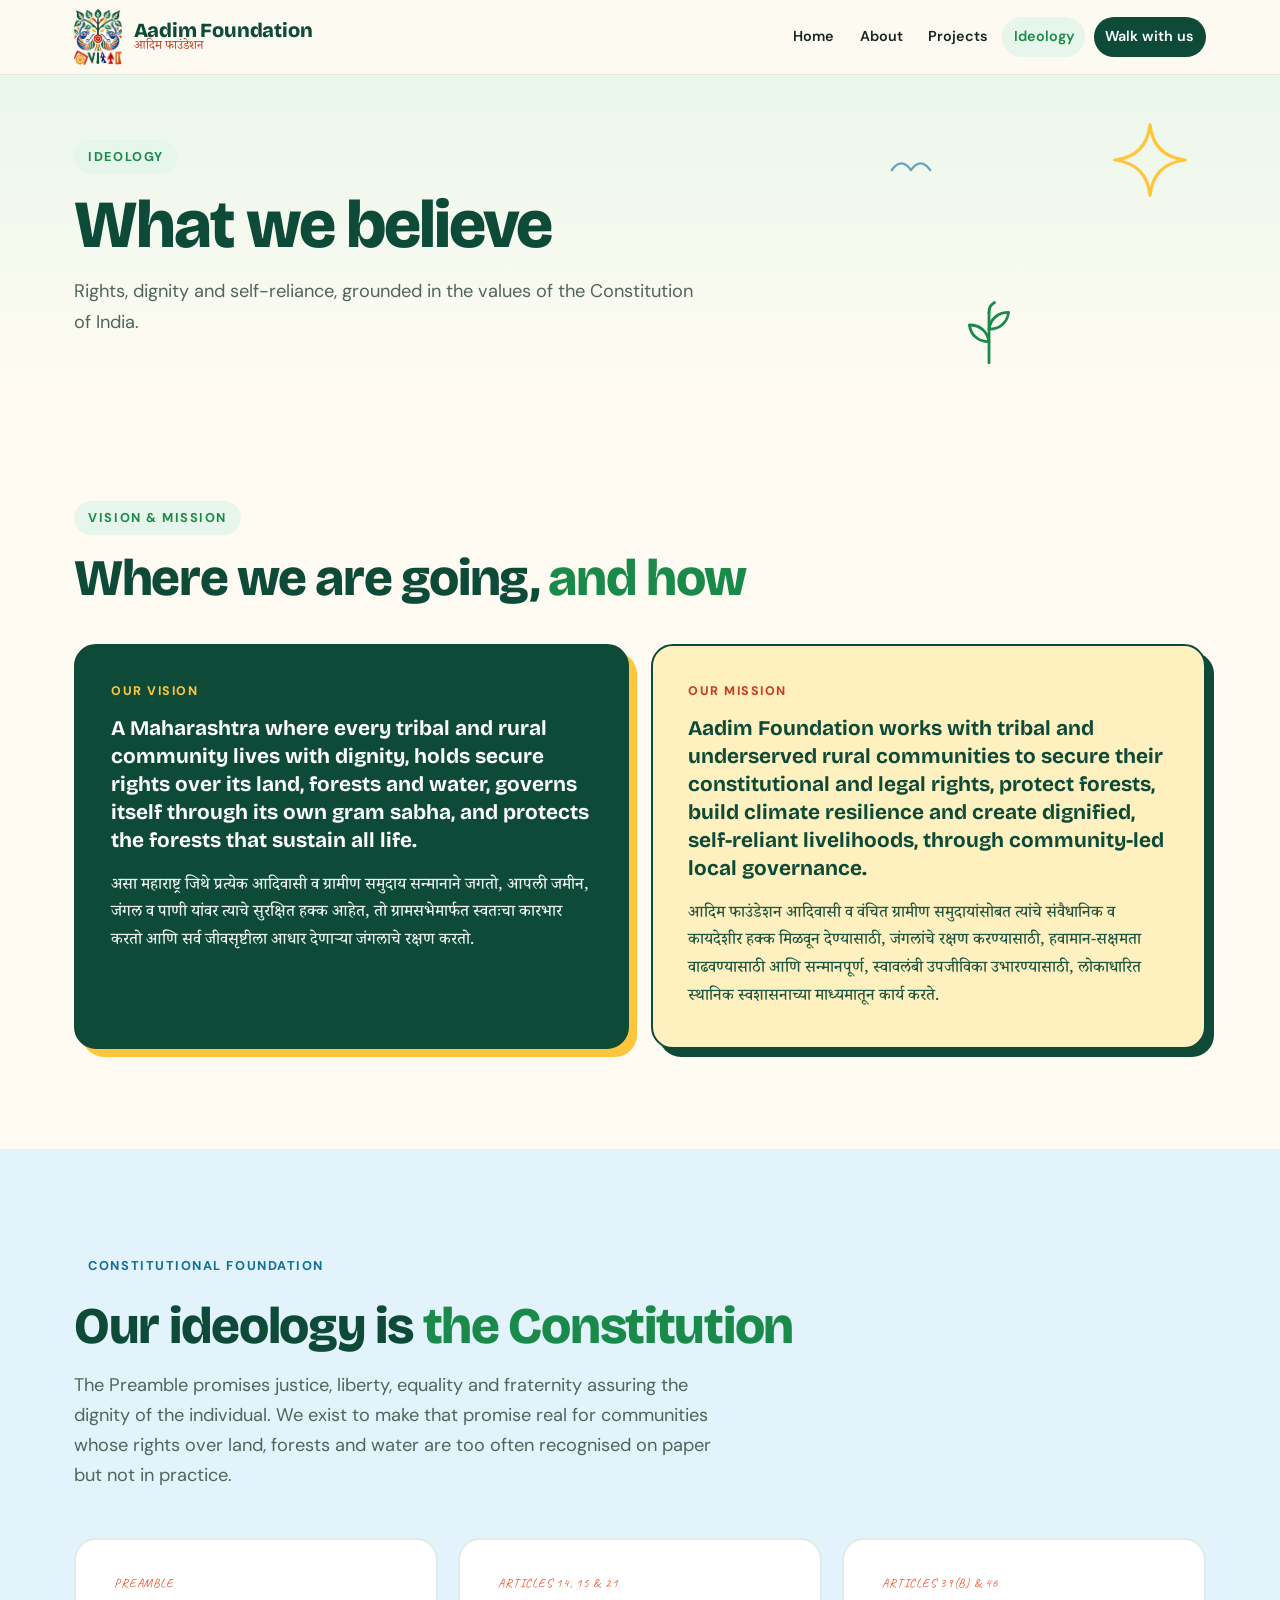
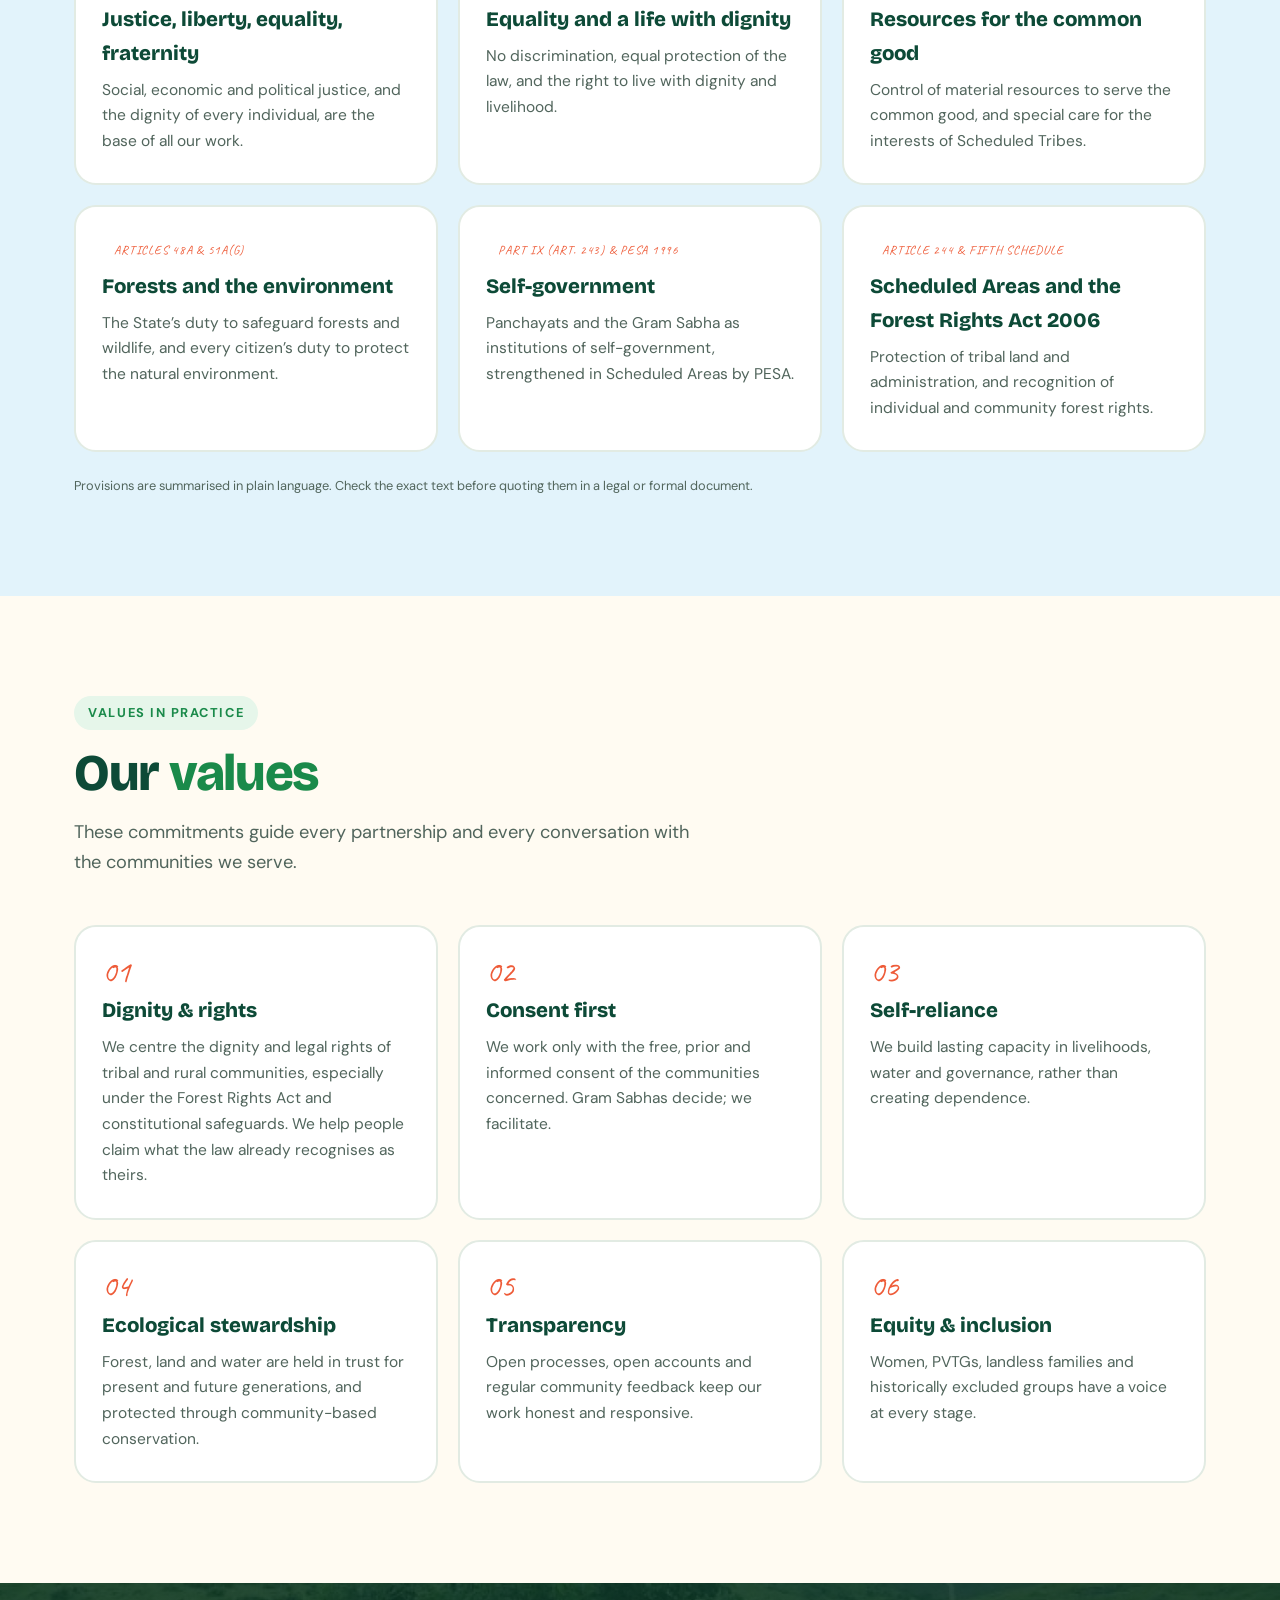
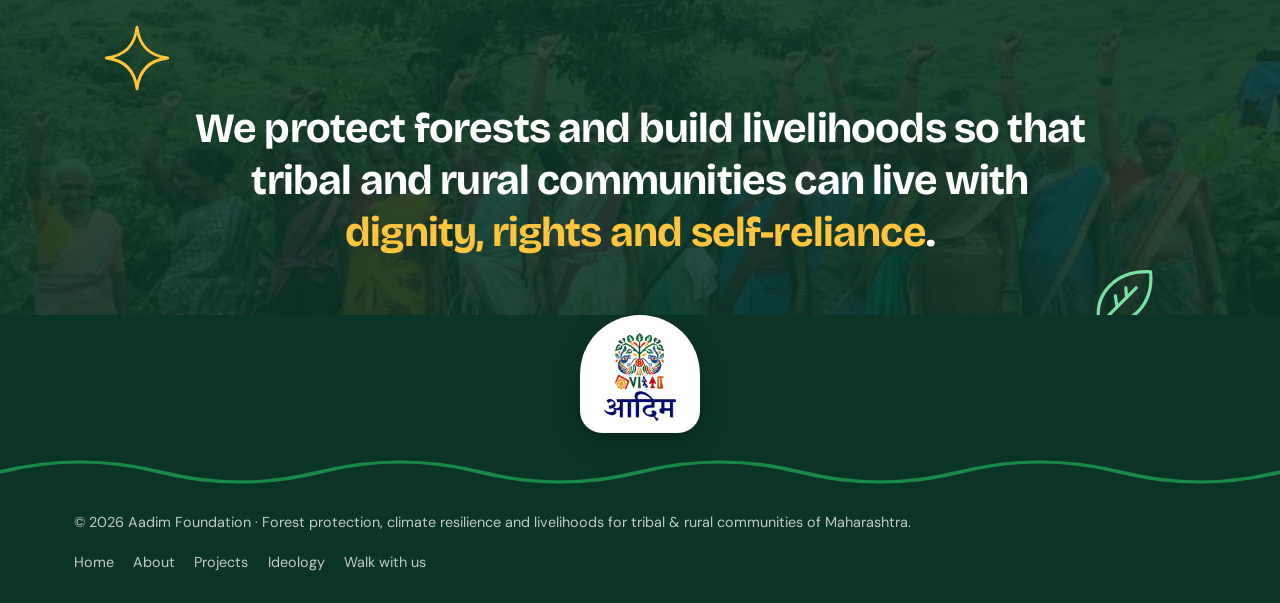
<file: ideology.html>
<!DOCTYPE html>
<html lang="en" class="no-js">
<head>
<meta charset="UTF-8">
<meta name="viewport" content="width=device-width, initial-scale=1.0">
<title>Ideology | Aadim Foundation</title>
<meta name="description" content="The vision, mission and constitutional values that guide Aadim Foundation.">
<meta name="theme-color" content="#0d4a37">
<meta property="og:title" content="Aadim Foundation">
<meta property="og:description" content="Protecting forests. Building climate-resilient livelihoods. Rooted in Raigad, working across Maharashtra.">
<meta property="og:image" content="logo-full.png">
<link rel="icon" type="image/png" href="favicon.png">
<link rel="preconnect" href="https://fonts.googleapis.com">
<link rel="preconnect" href="https://fonts.gstatic.com" crossorigin>
<link href="https://fonts.googleapis.com/css2?family=Bricolage+Grotesque:opsz,wght@12..96,500;12..96,700;12..96,800&family=Caveat:wght@600;700&family=DM+Sans:ital,opsz,wght@0,9..40,400;0,9..40,500;0,9..40,700;1,9..40,400&family=Noto+Serif+Devanagari:wght@500;600&display=swap" rel="stylesheet">
<link rel="stylesheet" href="styles.css">
<script>document.documentElement.classList.remove('no-js')</script>
</head>
<body>
<a class="skip" href="#main">Skip to content</a>

<!-- Doodle sprite (hand-drawn style, stroke icons) -->
<svg width="0" height="0" style="position:absolute" aria-hidden="true">
  <defs>
    <symbol id="d-leaf" viewBox="0 0 100 100"><path d="M18 82C10 44 38 14 82 16C86 58 56 86 18 82Z"/><path d="M18 82L64 36"/><path d="M40 60l-2-14M52 48l-1-12"/></symbol>
    <symbol id="d-sprig" viewBox="0 0 100 100"><path d="M50 94V22"/><path d="M50 64C34 64 24 54 22 40C38 40 48 50 50 64Z"/><path d="M50 46C66 46 76 36 78 22C62 22 52 32 50 46Z"/><path d="M50 22c0-8 4-12 8-14"/></symbol>
    <symbol id="d-tree" viewBox="0 0 100 100"><path d="M50 94V60"/><path d="M50 76L34 60"/><path d="M50 68L66 52"/><path d="M50 60C26 62 14 44 24 28C28 14 46 8 56 14C74 12 88 28 80 44C86 56 70 66 50 60Z"/></symbol>
    <symbol id="d-sun" viewBox="0 0 100 100"><circle cx="50" cy="50" r="16"/><path d="M50 8v12M50 80v12M8 50h12M80 50h12M20 20l9 9M71 71l9 9M80 20l-9 9M29 71l-9 9"/></symbol>
    <symbol id="d-cloud" viewBox="0 0 100 100"><path d="M26 74C8 74 6 50 26 48C26 28 58 24 64 44C84 38 96 58 80 74Z"/></symbol>
    <symbol id="d-drop" viewBox="0 0 100 100"><path d="M50 8C50 8 22 42 22 62C22 80 34 92 50 92C66 92 78 80 78 62C78 42 50 8 50 8Z"/><path d="M36 64C36 72 42 78 50 78"/></symbol>
    <symbol id="d-wave" viewBox="0 0 100 100"><path d="M6 30q11-12 22 0t22 0t22 0t22 0"/><path d="M6 52q11-12 22 0t22 0t22 0t22 0"/><path d="M6 74q11-12 22 0t22 0t22 0t22 0"/></symbol>
    <symbol id="d-spark" viewBox="0 0 100 100"><path d="M50 6C53 32 68 47 94 50C68 53 53 68 50 94C47 68 32 53 6 50C32 47 47 32 50 6Z"/></symbol>
    <symbol id="d-arrow" viewBox="0 0 100 100"><path d="M8 74C26 22 62 18 88 48"/><path d="M88 48L68 44M88 48L84 68"/></symbol>
    <symbol id="d-spiral" viewBox="0 0 100 100"><path d="M52 52c2-4 8-3 8 2c0 8-13 9-16 0c-3-12 14-19 24-9c12 12-3 32-21 30c-22-3-28-27-16-43"/></symbol>
    <symbol id="d-bird" viewBox="0 0 100 100"><path d="M8 50Q24 28 40 50Q56 28 72 50"/></symbol>
    <symbol id="d-zig" viewBox="0 0 100 100"><path d="M6 60L22 30L38 60L54 30L70 60L86 30"/></symbol>
    <symbol id="d-dots" viewBox="0 0 100 100"><circle cx="20" cy="20" r="3"/><circle cx="50" cy="20" r="3"/><circle cx="80" cy="20" r="3"/><circle cx="20" cy="50" r="3"/><circle cx="50" cy="50" r="3"/><circle cx="80" cy="50" r="3"/><circle cx="20" cy="80" r="3"/><circle cx="50" cy="80" r="3"/><circle cx="80" cy="80" r="3"/></symbol>
    <symbol id="d-flame" viewBox="0 0 100 100"><path d="M50 92C26 92 20 68 34 52C38 64 46 64 46 52C46 36 54 26 58 10C74 30 80 50 78 66C76 82 66 92 50 92Z"/></symbol>
    <symbol id="d-people" viewBox="0 0 100 100"><circle cx="50" cy="28" r="12"/><circle cx="22" cy="40" r="9"/><circle cx="78" cy="40" r="9"/><path d="M30 88V72C30 62 38 56 50 56C62 56 70 62 70 72V88"/><path d="M6 80V68C6 60 12 56 22 56M94 80V68C94 60 88 56 78 56"/></symbol>
    <symbol id="d-book" viewBox="0 0 100 100"><path d="M10 22C26 16 40 18 50 26C60 18 74 16 90 22V80C74 74 60 76 50 84C40 76 26 74 10 80Z"/><path d="M50 26V84"/></symbol>
    <symbol id="d-grain" viewBox="0 0 100 100"><path d="M50 94C50 60 54 40 66 14"/><path d="M52 70c-10-2-16-8-16-18c10 2 16 8 16 18zM54 54c-10-2-16-8-16-18c10 2 16 8 16 18zM57 38c-9-2-14-8-14-16c9 2 14 8 14 16zM53 70c10-2 16-8 16-18c-10 2-16 8-16 18zM56 54c10-2 16-8 16-18c-10 2-16 8-16 18zM60 38c9-2 14-8 14-16c-9 2-14 8-14 16z"/></symbol>
    <symbol id="d-doc" viewBox="0 0 100 100"><path d="M24 8h40l16 16v68H24z"/><path d="M64 8v16h16M36 46h32M36 60h32M36 74h20"/></symbol>
    <symbol id="d-shield" viewBox="0 0 100 100"><path d="M50 6l36 12v26c0 24-16 40-36 48C30 84 14 68 14 44V18z"/><path d="M34 50l12 12 22-24"/></symbol>
    <symbol id="d-phone" viewBox="0 0 100 100"><rect x="28" y="6" width="44" height="88" rx="10"/><path d="M44 80h12"/></symbol>
    <symbol id="d-rupee" viewBox="0 0 100 100"><circle cx="50" cy="50" r="40"/><path d="M34 34h32M34 46h32M42 34c14 0 22 6 22 14s-8 14-22 14l22 20"/></symbol>
    <symbol id="d-field" viewBox="0 0 100 100"><path d="M6 92L30 38M30 92L44 38M50 92V38M70 92L56 38M94 92L70 38"/><path d="M26 30c4-6 8-6 10 0M46 26c4-6 8-6 10 0M66 30c4-6 8-6 10 0"/></symbol>
    <symbol id="d-mail" viewBox="0 0 100 100"><rect x="8" y="22" width="84" height="58" rx="10"/><path d="M12 30l38 28 38-28"/></symbol>
    <symbol id="d-pin" viewBox="0 0 100 100"><path d="M50 94S18 62 18 40a32 32 0 0 1 64 0C82 62 50 94 50 94Z"/><circle cx="50" cy="40" r="11"/></symbol>
    <symbol id="d-search" viewBox="0 0 100 100"><circle cx="42" cy="42" r="28"/><path d="M64 64l26 26"/></symbol>
    <symbol id="d-menu" viewBox="0 0 100 100"><path d="M14 28h72M14 50h72M14 72h72"/></symbol>
    <symbol id="d-go" viewBox="0 0 100 100"><path d="M14 50h70M58 24l26 26-26 26"/></symbol>
  </defs>
</svg>

<header id="top">
  <div class="wrap nav">
    <a class="brand" href="index.html" aria-label="Aadim Foundation home">
      <img class="brand-logo" src="logo-emblem.png" alt="" width="50" height="58">
      <span class="brand-text"><b>Aadim Foundation</b><small>आदिम फाउंडेशन</small></span>
    </a>
    <button class="burger" id="burger" aria-label="Open menu" aria-expanded="false" aria-controls="nav"><svg class="dd" style="position:static;width:24px;height:24px" aria-hidden="true"><use href="#d-menu"/></svg></button>
    <nav id="nav" aria-label="Main"><ul><li><a href="index.html">Home</a></li><li><a href="about.html">About</a></li><li><a href="projects.html">Projects</a></li><li><a href="ideology.html" class="active" aria-current="page">Ideology</a></li><li><a href="walk-with-us.html" class="cta">Walk with us</a></li></ul></nav>
  </div>
</header>

<button class="fab" id="fab" type="button" aria-label="Know your district: population and forest cover"><svg class="dd" aria-hidden="true"><use href="#d-tree"/></svg><span>Know your district</span></button>

<main id="main">

<section class="page-hero">
  <svg class="dd float hide-m" style="top:120px;right:7%;width:80px;color:var(--sun);--rot:8deg" aria-hidden="true"><use href="#d-spark"/></svg><svg class="dd float b hide-m" style="bottom:34px;right:20%;width:70px;color:var(--leaf);--rot:-10deg" aria-hidden="true"><use href="#d-sprig"/></svg><svg class="dd hide-m" style="top:140px;right:26%;width:60px;color:var(--sky-d);opacity:.6" aria-hidden="true"><use href="#d-bird"/></svg>
  <div class="wrap"><span class="eyebrow">Ideology</span><h1>What we believe</h1><p class="lede">Rights, dignity and self-reliance, grounded in the values of the Constitution of India.</p></div>
</section>
<section id="vision" class="vmsec"><div class="wrap">
  <div class="rv"><span class="eyebrow">Vision &amp; Mission</span><h2 class="h2">Where we are going, <em>and how</em></h2></div>
  <div class="vm">
   <article class="vm-card v rv"><small>Our vision</small><p>A Maharashtra where every tribal and rural community lives with dignity, holds secure rights over its land, forests and water, governs itself through its own gram sabha, and protects the forests that sustain all life.</p><p class="mr" lang="mr">असा महाराष्ट्र जिथे प्रत्येक आदिवासी व ग्रामीण समुदाय सन्मानाने जगतो, आपली जमीन, जंगल व पाणी यांवर त्याचे सुरक्षित हक्क आहेत, तो ग्रामसभेमार्फत स्वतःचा कारभार करतो आणि सर्व जीवसृष्टीला आधार देणाऱ्या जंगलाचे रक्षण करतो.</p></article>
   <article class="vm-card m rv"><small>Our mission</small><p>Aadim Foundation works with tribal and underserved rural communities to secure their constitutional and legal rights, protect forests, build climate resilience and create dignified, self-reliant livelihoods, through community-led local governance.</p><p class="mr" lang="mr">आदिम फाउंडेशन आदिवासी व वंचित ग्रामीण समुदायांसोबत त्यांचे संवैधानिक व कायदेशीर हक्क मिळवून देण्यासाठी, जंगलांचे रक्षण करण्यासाठी, हवामान-सक्षमता वाढवण्यासाठी आणि सन्मानपूर्ण, स्वावलंबी उपजीविका उभारण्यासाठी, लोकाधारित स्थानिक स्वशासनाच्या माध्यमातून कार्य करते.</p></article>
  </div></div></section>
<section id="constitution" class="const"><div class="wrap">
  <div class="rv"><span class="eyebrow sky">Constitutional foundation</span><h2 class="h2">Our ideology is <em>the Constitution</em></h2>
  <p class="lede">The Preamble promises justice, liberty, equality and fraternity assuring the dignity of the individual. We exist to make that promise real for communities whose rights over land, forests and water are too often recognised on paper but not in practice.</p></div>
  <div class="pr-grid">
   <article class="pr rv"><div class="n">Preamble</div><h3>Justice, liberty, equality, fraternity</h3><p>Social, economic and political justice, and the dignity of every individual, are the base of all our work.</p></article>
   <article class="pr rv"><div class="n">Articles 14, 15 &amp; 21</div><h3>Equality and a life with dignity</h3><p>No discrimination, equal protection of the law, and the right to live with dignity and livelihood.</p></article>
   <article class="pr rv"><div class="n">Articles 39(b) &amp; 46</div><h3>Resources for the common good</h3><p>Control of material resources to serve the common good, and special care for the interests of Scheduled Tribes.</p></article>
   <article class="pr rv"><div class="n">Articles 48A &amp; 51A(g)</div><h3>Forests and the environment</h3><p>The State&#8217;s duty to safeguard forests and wildlife, and every citizen&#8217;s duty to protect the natural environment.</p></article>
   <article class="pr rv"><div class="n">Part IX (Art. 243) &amp; PESA 1996</div><h3>Self-government</h3><p>Panchayats and the Gram Sabha as institutions of self-government, strengthened in Scheduled Areas by PESA.</p></article>
   <article class="pr rv"><div class="n">Article 244 &amp; Fifth Schedule</div><h3>Scheduled Areas and the Forest Rights Act 2006</h3><p>Protection of tribal land and administration, and recognition of individual and community forest rights.</p></article>
  </div>
  <p class="src-note rv">Provisions are summarised in plain language. Check the exact text before quoting them in a legal or formal document.</p>
</div></section>
<!-- PRINCIPLES -->
<section id="values">
  <div class="wrap">
    <div class="rv">
      <span class="eyebrow">Values in practice</span>
      <h2 class="h2">Our <em>values</em></h2>
      <p class="lede">These commitments guide every partnership and every conversation with the communities we serve.</p>
    </div>
    <div class="pr-grid">
      <article class="pr rv"><div class="n">01</div><h3>Dignity &amp; rights</h3><p>We centre the dignity and legal rights of tribal and rural communities, especially under the Forest Rights Act and constitutional safeguards. We help people claim what the law already recognises as theirs.</p></article>
      <article class="pr rv"><div class="n">02</div><h3>Consent first</h3><p>We work only with the free, prior and informed consent of the communities concerned. Gram Sabhas decide; we facilitate.</p></article>
      <article class="pr rv"><div class="n">03</div><h3>Self-reliance</h3><p>We build lasting capacity in livelihoods, water and governance, rather than creating dependence.</p></article>
      <article class="pr rv"><div class="n">04</div><h3>Ecological stewardship</h3><p>Forest, land and water are held in trust for present and future generations, and protected through community-based conservation.</p></article>
      <article class="pr rv"><div class="n">05</div><h3>Transparency</h3><p>Open processes, open accounts and regular community feedback keep our work honest and responsive.</p></article>
      <article class="pr rv"><div class="n">06</div><h3>Equity &amp; inclusion</h3><p>Women, PVTGs, landless families and historically excluded groups have a voice at every stage.</p></article>
    </div>
  </div>
</section>

<!-- QUOTE -->
<div class="quote-band">
  <svg class="dd float" style="top:40px;left:8%;width:70px;color:var(--sun)" aria-hidden="true"><use href="#d-spark"/></svg>
  <svg class="dd float b" style="bottom:40px;right:9%;width:80px;color:#7be0a5;--rot:10deg" aria-hidden="true"><use href="#d-leaf"/></svg>
  <div class="wrap rv">
    <blockquote>We protect forests and build livelihoods so that tribal and rural communities can live with <b>dignity, rights and self-reliance</b>.</blockquote>
  </div>
</div>


</main>

<footer>
  <div class="foot-logo"><img src="logo-full.png" alt="Aadim Foundation logo" width="120" height="147" loading="lazy"></div>
  <svg class="dd foot-wave" viewBox="0 0 400 30" preserveAspectRatio="none" aria-hidden="true"><path d="M0 15q25-20 50 0t50 0t50 0t50 0t50 0t50 0t50 0t50 0"/></svg>
  <div class="wrap foot">
    <p>© 2026 Aadim Foundation · Forest protection, climate resilience and livelihoods for tribal &amp; rural communities of Maharashtra.</p>
    <p><a href="index.html">Home</a><a href="about.html">About</a><a href="projects.html">Projects</a><a href="ideology.html">Ideology</a><a href="walk-with-us.html">Walk with us</a></p>
  </div>
</footer>

<script src="app.js"></script>
</body>
</html>
</file>
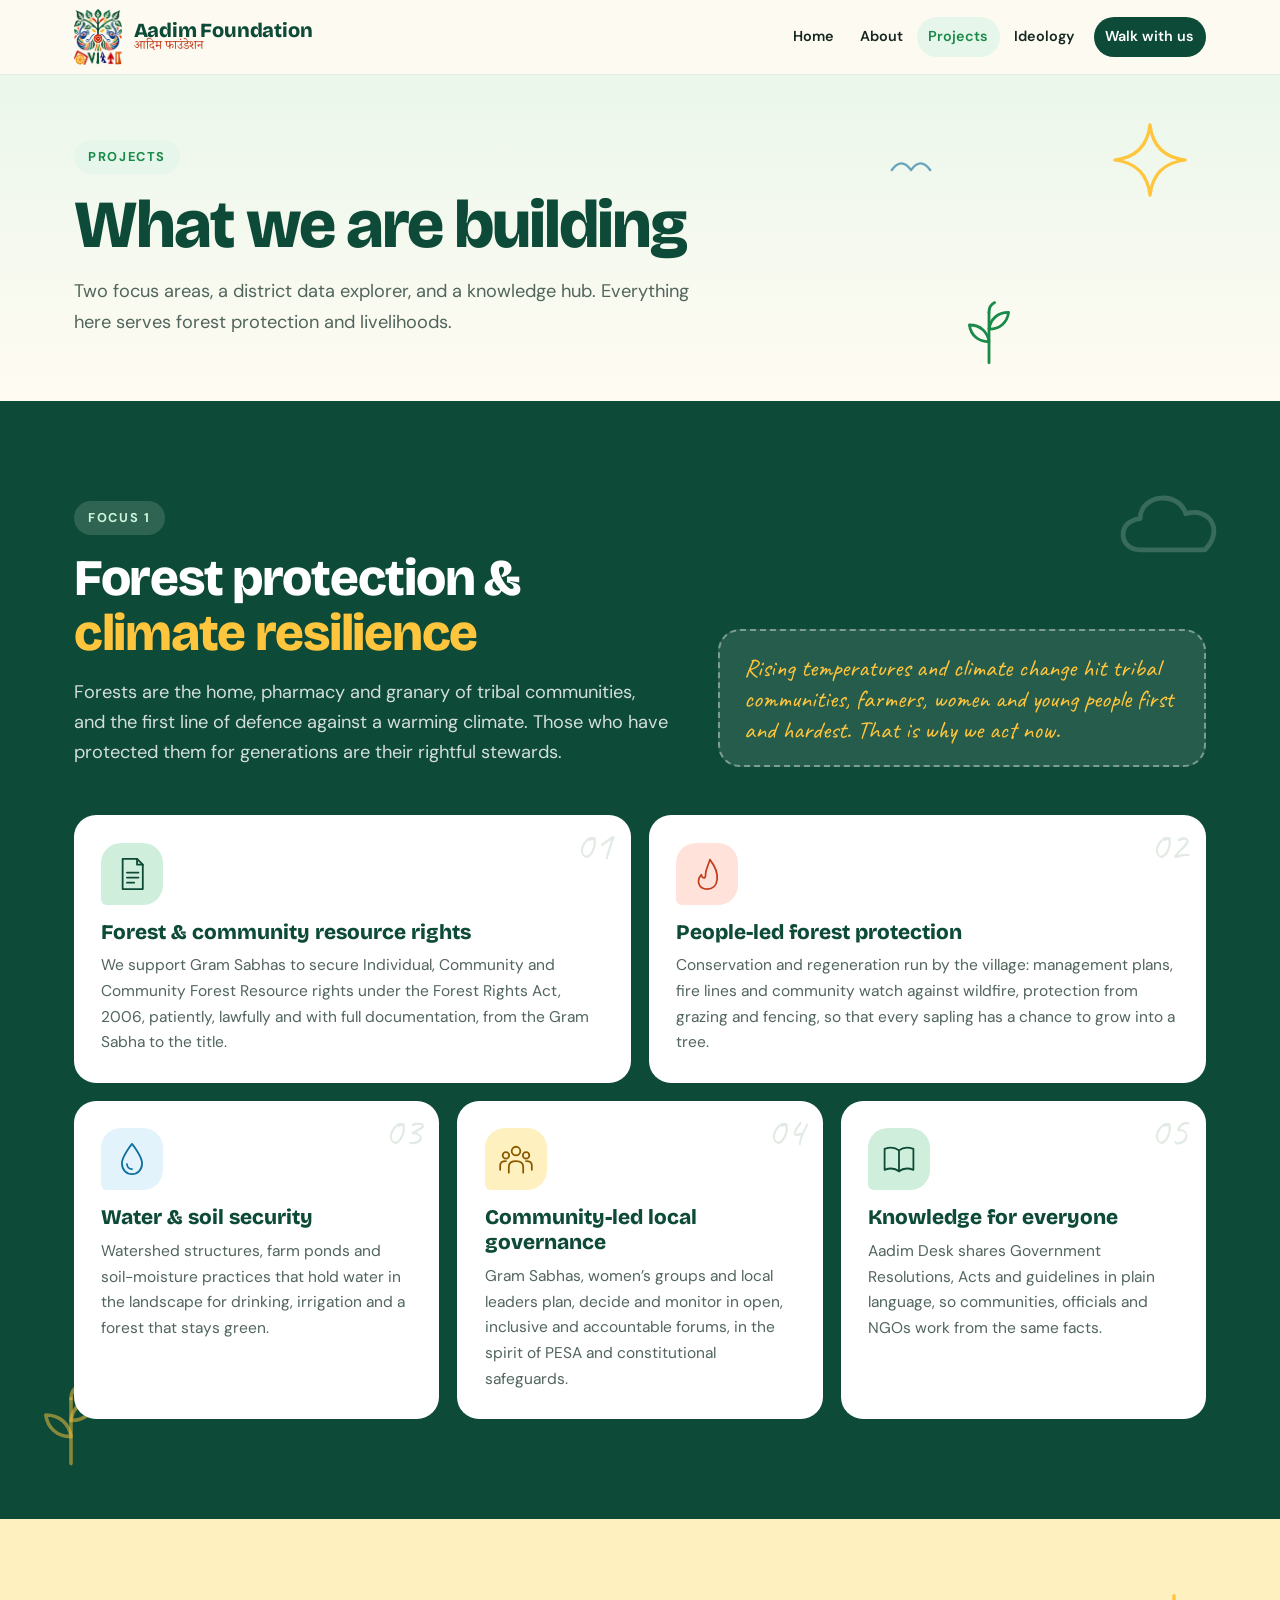
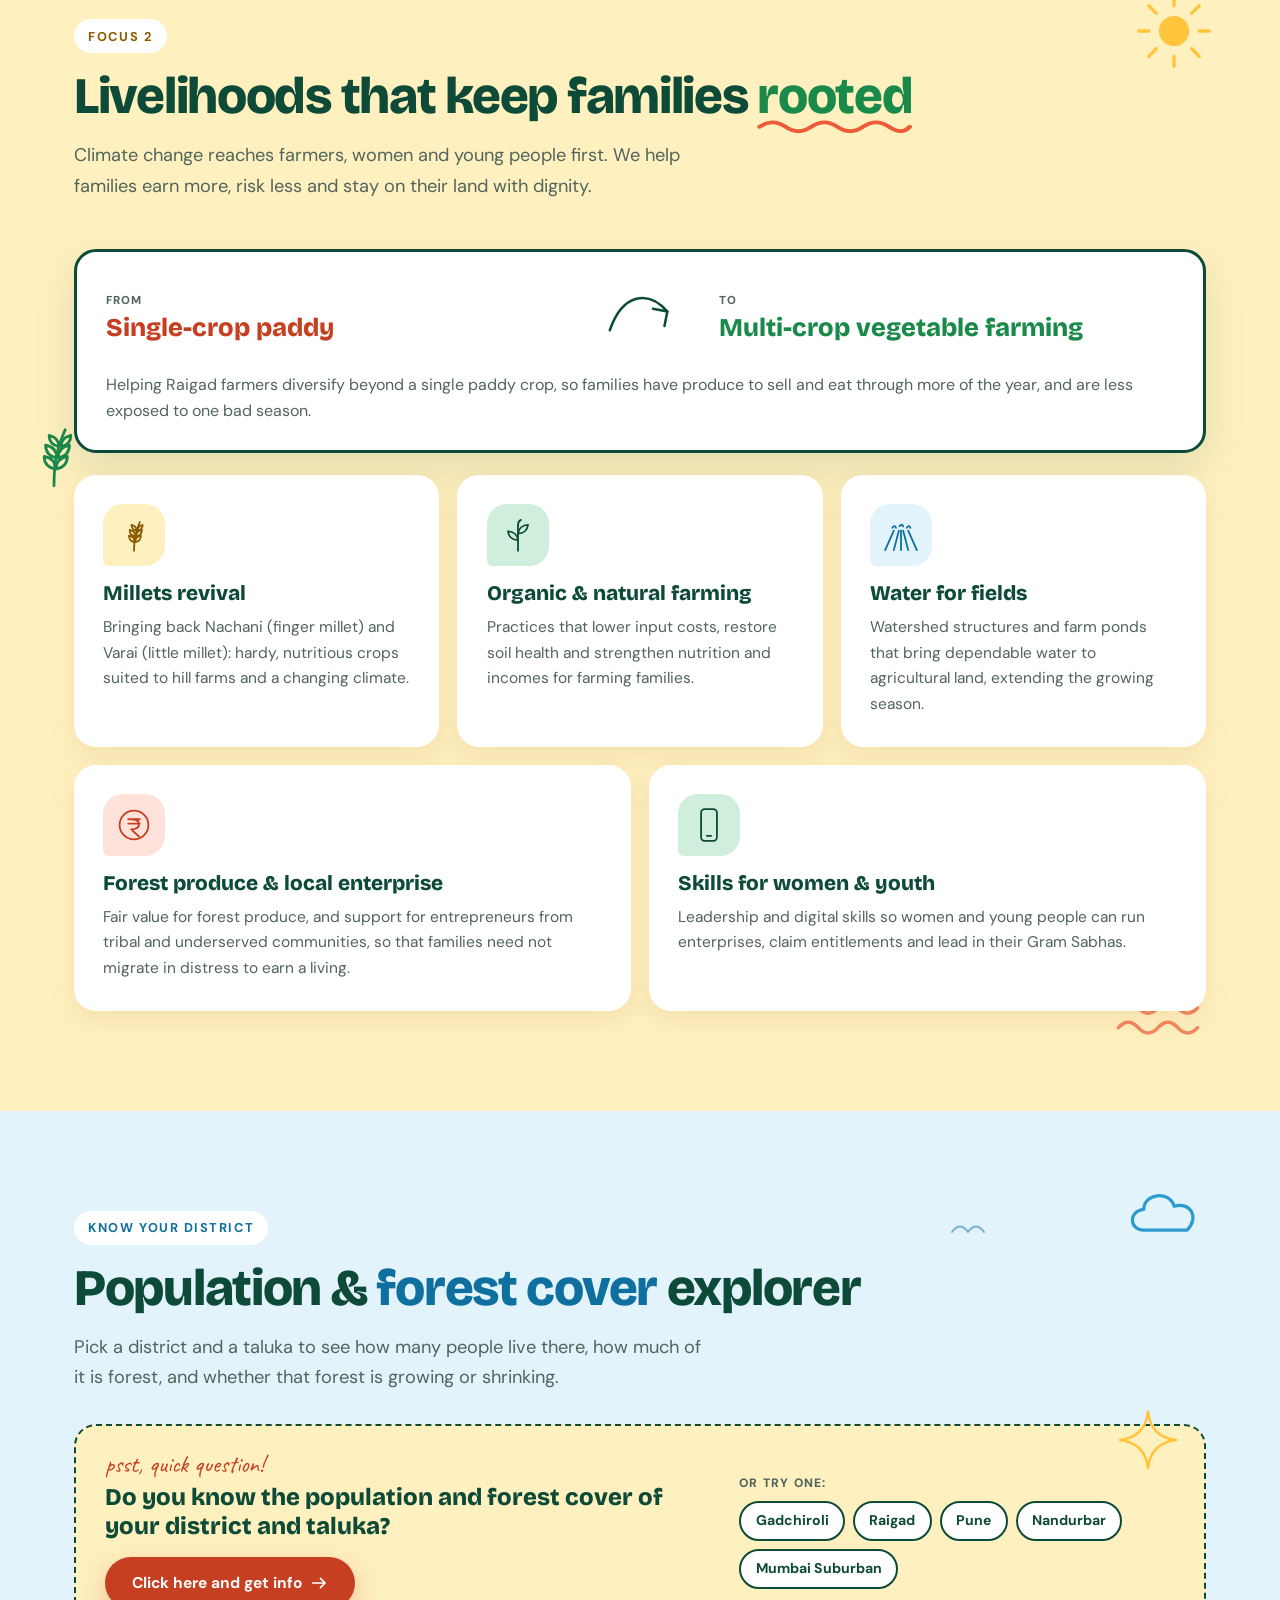
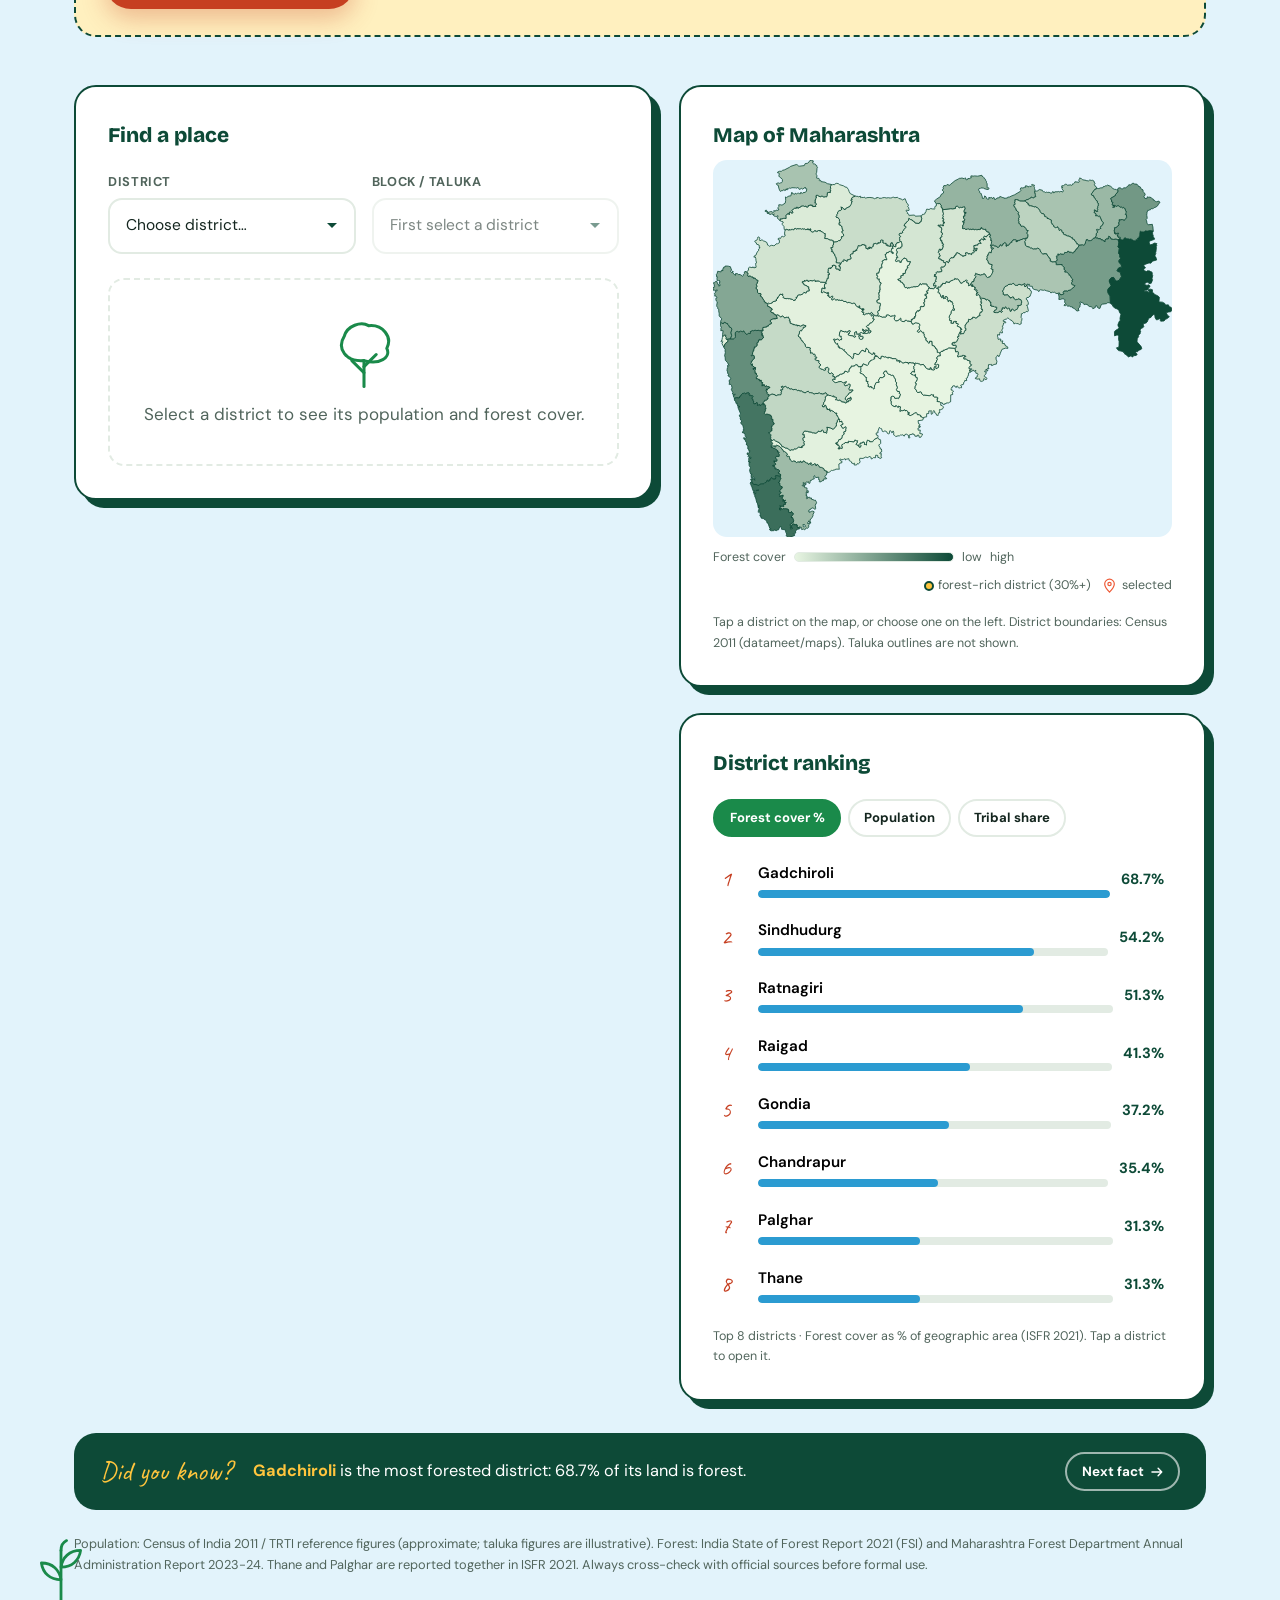
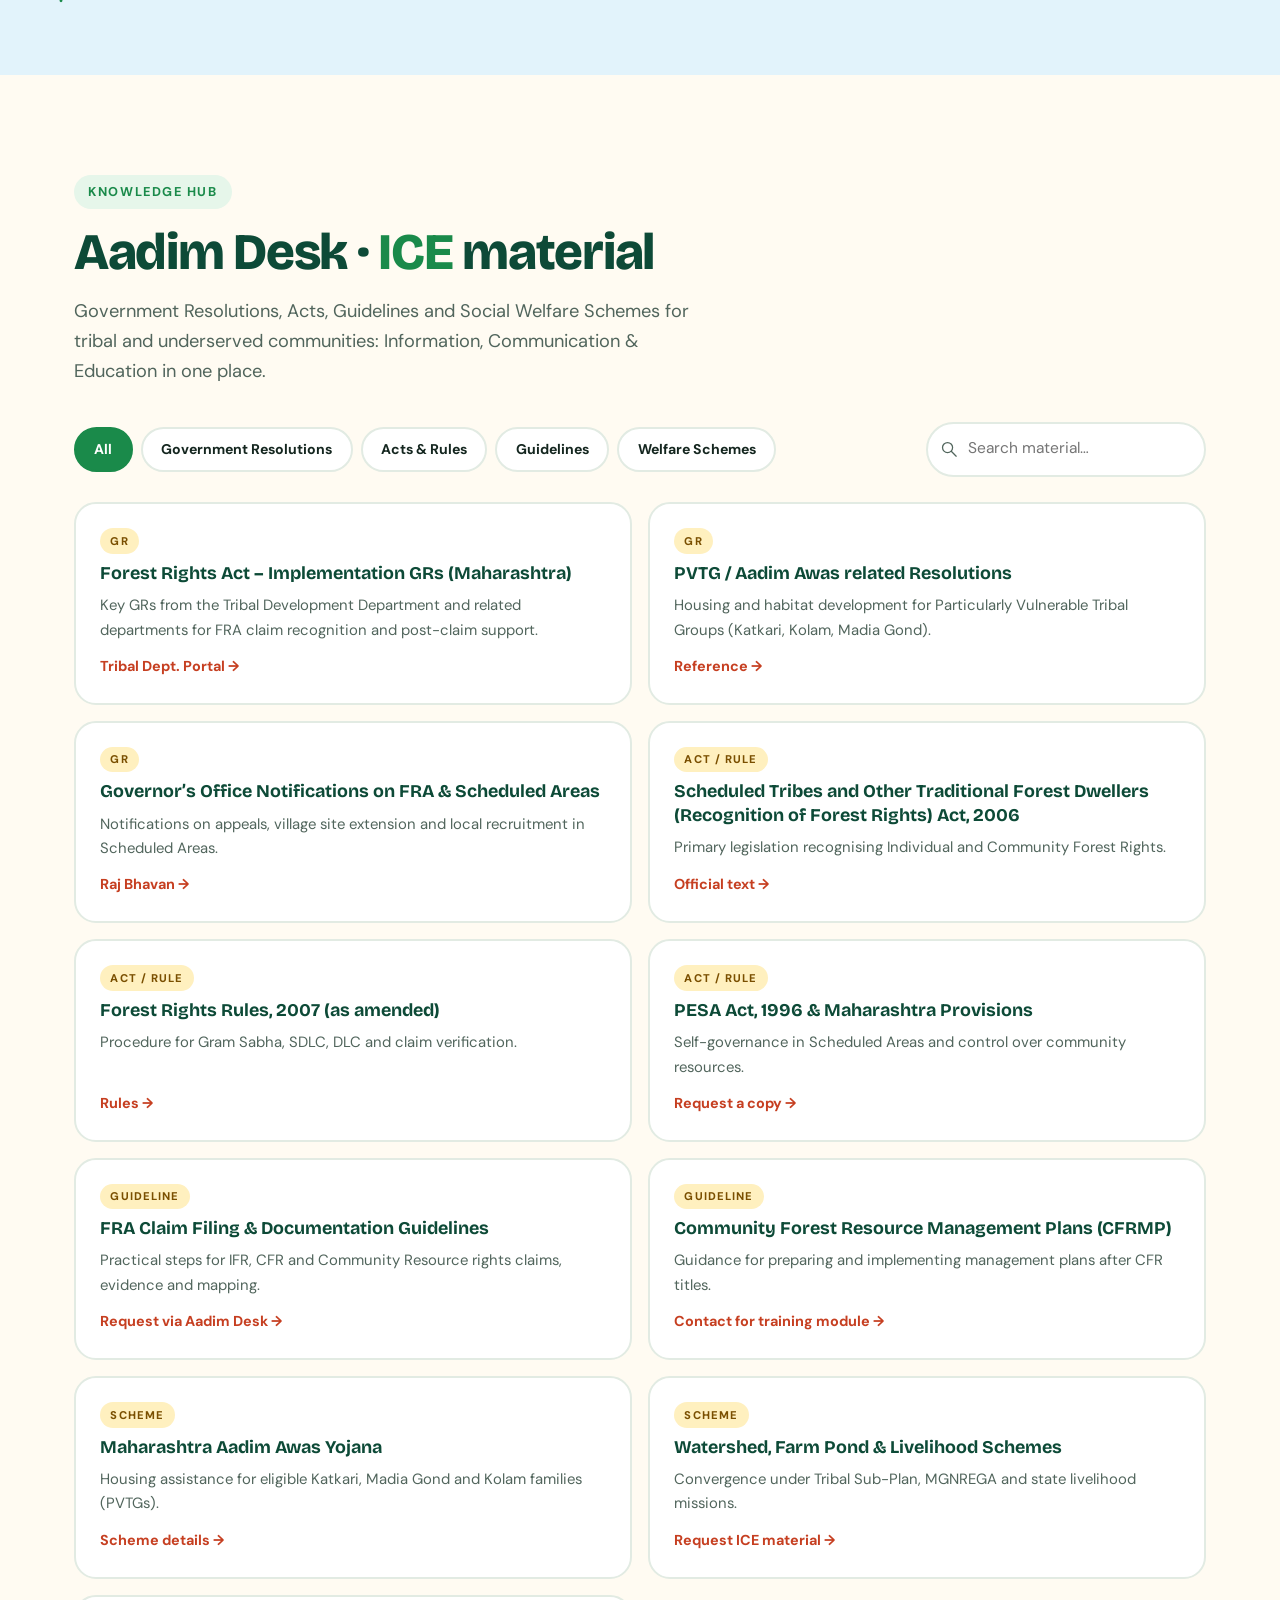
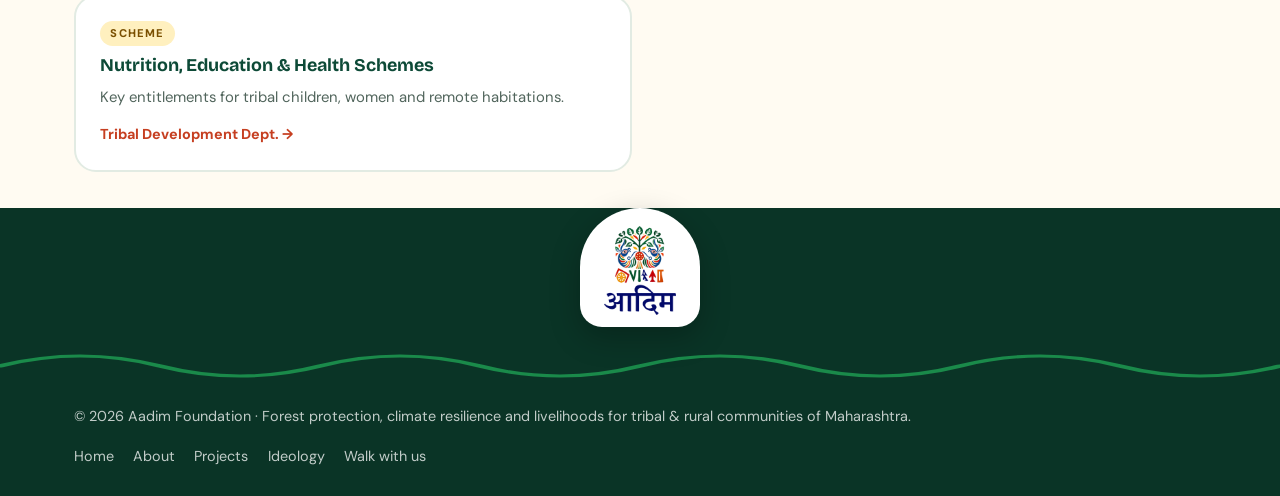
<file: projects.html>
<!DOCTYPE html>
<html lang="en" class="no-js">
<head>
<meta charset="UTF-8">
<meta name="viewport" content="width=device-width, initial-scale=1.0">
<title>Projects | Aadim Foundation</title>
<meta name="description" content="Aadim Foundation projects on forest protection, climate resilience and livelihoods, with a population and forest cover explorer for Maharashtra districts and the Aadim Desk knowledge hub.">
<meta name="theme-color" content="#0d4a37">
<meta property="og:title" content="Aadim Foundation">
<meta property="og:description" content="Protecting forests. Building climate-resilient livelihoods. Rooted in Raigad, working across Maharashtra.">
<meta property="og:image" content="logo-full.png">
<link rel="icon" type="image/png" href="favicon.png">
<link rel="preconnect" href="https://fonts.googleapis.com">
<link rel="preconnect" href="https://fonts.gstatic.com" crossorigin>
<link href="https://fonts.googleapis.com/css2?family=Bricolage+Grotesque:opsz,wght@12..96,500;12..96,700;12..96,800&family=Caveat:wght@600;700&family=DM+Sans:ital,opsz,wght@0,9..40,400;0,9..40,500;0,9..40,700;1,9..40,400&family=Noto+Serif+Devanagari:wght@500;600&display=swap" rel="stylesheet">
<link rel="stylesheet" href="styles.css">
<script>document.documentElement.classList.remove('no-js')</script>
</head>
<body>
<a class="skip" href="#main">Skip to content</a>

<!-- Doodle sprite (hand-drawn style, stroke icons) -->
<svg width="0" height="0" style="position:absolute" aria-hidden="true">
  <defs>
    <symbol id="d-leaf" viewBox="0 0 100 100"><path d="M18 82C10 44 38 14 82 16C86 58 56 86 18 82Z"/><path d="M18 82L64 36"/><path d="M40 60l-2-14M52 48l-1-12"/></symbol>
    <symbol id="d-sprig" viewBox="0 0 100 100"><path d="M50 94V22"/><path d="M50 64C34 64 24 54 22 40C38 40 48 50 50 64Z"/><path d="M50 46C66 46 76 36 78 22C62 22 52 32 50 46Z"/><path d="M50 22c0-8 4-12 8-14"/></symbol>
    <symbol id="d-tree" viewBox="0 0 100 100"><path d="M50 94V60"/><path d="M50 76L34 60"/><path d="M50 68L66 52"/><path d="M50 60C26 62 14 44 24 28C28 14 46 8 56 14C74 12 88 28 80 44C86 56 70 66 50 60Z"/></symbol>
    <symbol id="d-sun" viewBox="0 0 100 100"><circle cx="50" cy="50" r="16"/><path d="M50 8v12M50 80v12M8 50h12M80 50h12M20 20l9 9M71 71l9 9M80 20l-9 9M29 71l-9 9"/></symbol>
    <symbol id="d-cloud" viewBox="0 0 100 100"><path d="M26 74C8 74 6 50 26 48C26 28 58 24 64 44C84 38 96 58 80 74Z"/></symbol>
    <symbol id="d-drop" viewBox="0 0 100 100"><path d="M50 8C50 8 22 42 22 62C22 80 34 92 50 92C66 92 78 80 78 62C78 42 50 8 50 8Z"/><path d="M36 64C36 72 42 78 50 78"/></symbol>
    <symbol id="d-wave" viewBox="0 0 100 100"><path d="M6 30q11-12 22 0t22 0t22 0t22 0"/><path d="M6 52q11-12 22 0t22 0t22 0t22 0"/><path d="M6 74q11-12 22 0t22 0t22 0t22 0"/></symbol>
    <symbol id="d-spark" viewBox="0 0 100 100"><path d="M50 6C53 32 68 47 94 50C68 53 53 68 50 94C47 68 32 53 6 50C32 47 47 32 50 6Z"/></symbol>
    <symbol id="d-arrow" viewBox="0 0 100 100"><path d="M8 74C26 22 62 18 88 48"/><path d="M88 48L68 44M88 48L84 68"/></symbol>
    <symbol id="d-spiral" viewBox="0 0 100 100"><path d="M52 52c2-4 8-3 8 2c0 8-13 9-16 0c-3-12 14-19 24-9c12 12-3 32-21 30c-22-3-28-27-16-43"/></symbol>
    <symbol id="d-bird" viewBox="0 0 100 100"><path d="M8 50Q24 28 40 50Q56 28 72 50"/></symbol>
    <symbol id="d-zig" viewBox="0 0 100 100"><path d="M6 60L22 30L38 60L54 30L70 60L86 30"/></symbol>
    <symbol id="d-dots" viewBox="0 0 100 100"><circle cx="20" cy="20" r="3"/><circle cx="50" cy="20" r="3"/><circle cx="80" cy="20" r="3"/><circle cx="20" cy="50" r="3"/><circle cx="50" cy="50" r="3"/><circle cx="80" cy="50" r="3"/><circle cx="20" cy="80" r="3"/><circle cx="50" cy="80" r="3"/><circle cx="80" cy="80" r="3"/></symbol>
    <symbol id="d-flame" viewBox="0 0 100 100"><path d="M50 92C26 92 20 68 34 52C38 64 46 64 46 52C46 36 54 26 58 10C74 30 80 50 78 66C76 82 66 92 50 92Z"/></symbol>
    <symbol id="d-people" viewBox="0 0 100 100"><circle cx="50" cy="28" r="12"/><circle cx="22" cy="40" r="9"/><circle cx="78" cy="40" r="9"/><path d="M30 88V72C30 62 38 56 50 56C62 56 70 62 70 72V88"/><path d="M6 80V68C6 60 12 56 22 56M94 80V68C94 60 88 56 78 56"/></symbol>
    <symbol id="d-book" viewBox="0 0 100 100"><path d="M10 22C26 16 40 18 50 26C60 18 74 16 90 22V80C74 74 60 76 50 84C40 76 26 74 10 80Z"/><path d="M50 26V84"/></symbol>
    <symbol id="d-grain" viewBox="0 0 100 100"><path d="M50 94C50 60 54 40 66 14"/><path d="M52 70c-10-2-16-8-16-18c10 2 16 8 16 18zM54 54c-10-2-16-8-16-18c10 2 16 8 16 18zM57 38c-9-2-14-8-14-16c9 2 14 8 14 16zM53 70c10-2 16-8 16-18c-10 2-16 8-16 18zM56 54c10-2 16-8 16-18c-10 2-16 8-16 18zM60 38c9-2 14-8 14-16c-9 2-14 8-14 16z"/></symbol>
    <symbol id="d-doc" viewBox="0 0 100 100"><path d="M24 8h40l16 16v68H24z"/><path d="M64 8v16h16M36 46h32M36 60h32M36 74h20"/></symbol>
    <symbol id="d-shield" viewBox="0 0 100 100"><path d="M50 6l36 12v26c0 24-16 40-36 48C30 84 14 68 14 44V18z"/><path d="M34 50l12 12 22-24"/></symbol>
    <symbol id="d-phone" viewBox="0 0 100 100"><rect x="28" y="6" width="44" height="88" rx="10"/><path d="M44 80h12"/></symbol>
    <symbol id="d-rupee" viewBox="0 0 100 100"><circle cx="50" cy="50" r="40"/><path d="M34 34h32M34 46h32M42 34c14 0 22 6 22 14s-8 14-22 14l22 20"/></symbol>
    <symbol id="d-field" viewBox="0 0 100 100"><path d="M6 92L30 38M30 92L44 38M50 92V38M70 92L56 38M94 92L70 38"/><path d="M26 30c4-6 8-6 10 0M46 26c4-6 8-6 10 0M66 30c4-6 8-6 10 0"/></symbol>
    <symbol id="d-mail" viewBox="0 0 100 100"><rect x="8" y="22" width="84" height="58" rx="10"/><path d="M12 30l38 28 38-28"/></symbol>
    <symbol id="d-pin" viewBox="0 0 100 100"><path d="M50 94S18 62 18 40a32 32 0 0 1 64 0C82 62 50 94 50 94Z"/><circle cx="50" cy="40" r="11"/></symbol>
    <symbol id="d-search" viewBox="0 0 100 100"><circle cx="42" cy="42" r="28"/><path d="M64 64l26 26"/></symbol>
    <symbol id="d-menu" viewBox="0 0 100 100"><path d="M14 28h72M14 50h72M14 72h72"/></symbol>
    <symbol id="d-go" viewBox="0 0 100 100"><path d="M14 50h70M58 24l26 26-26 26"/></symbol>
  </defs>
</svg>

<header id="top">
  <div class="wrap nav">
    <a class="brand" href="index.html" aria-label="Aadim Foundation home">
      <img class="brand-logo" src="logo-emblem.png" alt="" width="50" height="58">
      <span class="brand-text"><b>Aadim Foundation</b><small>आदिम फाउंडेशन</small></span>
    </a>
    <button class="burger" id="burger" aria-label="Open menu" aria-expanded="false" aria-controls="nav"><svg class="dd" style="position:static;width:24px;height:24px" aria-hidden="true"><use href="#d-menu"/></svg></button>
    <nav id="nav" aria-label="Main"><ul><li><a href="index.html">Home</a></li><li><a href="about.html">About</a></li><li><a href="projects.html" class="active" aria-current="page">Projects</a></li><li><a href="ideology.html">Ideology</a></li><li><a href="walk-with-us.html" class="cta">Walk with us</a></li></ul></nav>
  </div>
</header>

<button class="fab" id="fab" type="button" aria-label="Know your district: population and forest cover"><svg class="dd" aria-hidden="true"><use href="#d-tree"/></svg><span>Know your district</span></button>

<main id="main">

<section class="page-hero">
  <svg class="dd float hide-m" style="top:120px;right:7%;width:80px;color:var(--sun);--rot:8deg" aria-hidden="true"><use href="#d-spark"/></svg><svg class="dd float b hide-m" style="bottom:34px;right:20%;width:70px;color:var(--leaf);--rot:-10deg" aria-hidden="true"><use href="#d-sprig"/></svg><svg class="dd hide-m" style="top:140px;right:26%;width:60px;color:var(--sky-d);opacity:.6" aria-hidden="true"><use href="#d-bird"/></svg>
  <div class="wrap"><span class="eyebrow">Projects</span><h1>What we are building</h1><p class="lede">Two focus areas, a district data explorer, and a knowledge hub. Everything here serves forest protection and livelihoods.</p></div>
</section>
<!-- FOCUS 1: FOREST & CLIMATE -->
<section class="forest" id="forests">
  <svg class="dd float" style="top:60px;right:4%;width:120px;color:rgba(255,255,255,.18)" aria-hidden="true"><use href="#d-cloud"/></svg>
  <svg class="dd float b" style="bottom:50px;left:2%;width:90px;color:rgba(255,197,61,.5);--rot:-8deg" aria-hidden="true"><use href="#d-sprig"/></svg>
  <div class="wrap">
    <div class="theme-head rv">
      <div>
        <span class="eyebrow dark">Focus 1</span>
        <h2 class="h2">Forest protection &amp; <em>climate resilience</em></h2>
        <p class="lede">Forests are the home, pharmacy and granary of tribal communities, and the first line of defence against a warming climate. Those who have protected them for generations are their rightful stewards.</p>
      </div>
      <div class="climate-note"><p>Rising temperatures and climate change hit tribal communities, farmers, women and young people first and hardest. That is why we act now.</p></div>
    </div>
    <div class="bento">
      <article class="b-card wide rv"><span class="b-num">01</span><div class="ico i-g"><svg class="dd" aria-hidden="true"><use href="#d-doc"/></svg></div><h3>Forest &amp; community resource rights</h3><p>We support Gram Sabhas to secure Individual, Community and Community Forest Resource rights under the Forest Rights Act, 2006, patiently, lawfully and with full documentation, from the Gram Sabha to the title.</p></article>
      <article class="b-card wide rv"><span class="b-num">02</span><div class="ico i-c"><svg class="dd" aria-hidden="true"><use href="#d-flame"/></svg></div><h3>People-led forest protection</h3><p>Conservation and regeneration run by the village: management plans, fire lines and community watch against wildfire, protection from grazing and fencing, so that every sapling has a chance to grow into a tree.</p></article>
      <article class="b-card rv"><span class="b-num">03</span><div class="ico i-b"><svg class="dd" aria-hidden="true"><use href="#d-drop"/></svg></div><h3>Water &amp; soil security</h3><p>Watershed structures, farm ponds and soil-moisture practices that hold water in the landscape for drinking, irrigation and a forest that stays green.</p></article>
      <article class="b-card rv"><span class="b-num">04</span><div class="ico i-y"><svg class="dd" aria-hidden="true"><use href="#d-people"/></svg></div><h3>Community-led local governance</h3><p>Gram Sabhas, women’s groups and local leaders plan, decide and monitor in open, inclusive and accountable forums, in the spirit of PESA and constitutional safeguards.</p></article>
      <article class="b-card rv"><span class="b-num">05</span><div class="ico i-g"><svg class="dd" aria-hidden="true"><use href="#d-book"/></svg></div><h3>Knowledge for everyone</h3><p>Aadim Desk shares Government Resolutions, Acts and guidelines in plain language, so communities, officials and NGOs work from the same facts.</p></article>
    </div>
  </div>
</section>

<!-- FOCUS 2: LIVELIHOODS -->
<section class="live" id="livelihoods">
  <svg class="dd solid float" style="top:70px;right:5%;width:84px;color:var(--sun)" aria-hidden="true"><use href="#d-sun"/></svg>
  <svg class="dd float b hide-m" style="top:42%;left:1.5%;width:70px;color:var(--leaf);--rot:-12deg" aria-hidden="true"><use href="#d-grain"/></svg>
  <svg class="dd hide-m" style="bottom:60px;right:6%;width:90px;color:var(--coral);opacity:.7" aria-hidden="true"><use href="#d-wave"/></svg>
  <div class="wrap">
    <div class="rv" style="margin-bottom:3rem">
      <span class="eyebrow sun">Focus 2</span>
      <h2 class="h2">Livelihoods that keep families <span class="sq"><em>rooted</em><svg class="sq-line" viewBox="0 0 120 14" preserveAspectRatio="none" aria-hidden="true"><path d="M2 8Q12 0 22 8T42 8T62 8T82 8T102 8T118 8"/></svg></span></h2>
      <p class="lede">Climate change reaches farmers, women and young people first. We help families earn more, risk less and stay on their land with dignity.</p>
    </div>
    <div class="shift rv">
      <div class="side"><small>From</small><b>Single-crop paddy</b></div>
      <svg class="dd arrow" aria-hidden="true"><use href="#d-arrow"/></svg>
      <div class="side to"><small>To</small><b>Multi-crop vegetable farming</b></div>
      <p>Helping Raigad farmers diversify beyond a single paddy crop, so families have produce to sell and eat through more of the year, and are less exposed to one bad season.</p>
    </div>
    <div class="bento">
      <article class="b-card rv"><div class="ico i-y"><svg class="dd" aria-hidden="true"><use href="#d-grain"/></svg></div><h3>Millets revival</h3><p>Bringing back Nachani (finger millet) and Varai (little millet): hardy, nutritious crops suited to hill farms and a changing climate.</p></article>
      <article class="b-card rv"><div class="ico i-g"><svg class="dd" aria-hidden="true"><use href="#d-sprig"/></svg></div><h3>Organic &amp; natural farming</h3><p>Practices that lower input costs, restore soil health and strengthen nutrition and incomes for farming families.</p></article>
      <article class="b-card rv"><div class="ico i-b"><svg class="dd" aria-hidden="true"><use href="#d-field"/></svg></div><h3>Water for fields</h3><p>Watershed structures and farm ponds that bring dependable water to agricultural land, extending the growing season.</p></article>
      <article class="b-card wide rv"><div class="ico i-c"><svg class="dd" aria-hidden="true"><use href="#d-rupee"/></svg></div><h3>Forest produce &amp; local enterprise</h3><p>Fair value for forest produce, and support for entrepreneurs from tribal and underserved communities, so that families need not migrate in distress to earn a living.</p></article>
      <article class="b-card wide rv"><div class="ico i-g"><svg class="dd" aria-hidden="true"><use href="#d-phone"/></svg></div><h3>Skills for women &amp; youth</h3><p>Leadership and digital skills so women and young people can run enterprises, claim entitlements and lead in their Gram Sabhas.</p></article>
    </div>
  </div>
</section>

<!-- POPULATION + FOREST EXPLORER -->
<section class="explorer" id="explorer">
  <svg class="dd float" style="top:60px;right:6%;width:80px;color:var(--sky);--rot:-6deg" aria-hidden="true"><use href="#d-cloud"/></svg>
  <svg class="dd hide-m" style="top:96px;right:22%;width:50px;color:var(--sky-d);opacity:.5" aria-hidden="true"><use href="#d-bird"/></svg>
  <svg class="dd float b hide-m" style="bottom:70px;left:2%;width:70px;color:var(--leaf);--rot:-10deg" aria-hidden="true"><use href="#d-sprig"/></svg>
  <div class="wrap">
    <div class="rv">
      <span class="eyebrow sky">Know your district</span>
      <h2 class="h2">Population &amp; <em style="color:var(--sky-d)">forest cover</em> explorer</h2>
      <p class="lede">Pick a district and a taluka to see how many people live there, how much of it is forest, and whether that forest is growing or shrinking.</p>
    </div>

    <div class="teaser rv" id="teaser">
      <svg class="dd float" style="top:-18px;right:24px;width:64px;color:var(--sun);--rot:10deg" aria-hidden="true"><use href="#d-spark"/></svg>
      <div class="t-copy">
        <span class="note-hand">psst, quick question!</span>
        <h3>Do you know the population and forest cover of your district and taluka?</h3>
        <button class="btn btn-primary" id="teaserGo" type="button">Click here and get info <svg class="dd" style="position:static;width:18px;height:18px;stroke-width:9" aria-hidden="true"><use href="#d-go"/></svg></button>
      </div>
      <div class="t-picks" aria-label="Quick picks">
        <span class="t-lab">Or try one:</span>
        <div class="picks" id="picks"></div>
      </div>
    </div>

    <div class="ex-grid">
      <div class="panel rv" id="exPanel">
        <h3>Find a place</h3>
        <div class="pop-controls">
          <div class="fg"><label for="dist">District</label>
            <select id="dist"><option value="">Choose district…</option></select></div>
          <div class="fg"><label for="tal">Block / Taluka</label>
            <select id="tal" disabled><option value="">First select a district</option></select></div>
        </div>
        <div id="result" aria-live="polite">
          <div class="res-empty">
            <svg class="dd" viewBox="0 0 100 100" aria-hidden="true"><use href="#d-tree"/></svg>
            <p>Select a district to see its population and forest cover.</p>
          </div>
        </div>
      </div>
      <div class="ex-right">
      <div class="panel rv mappanel">
        <div class="map-head"><h3>Map of Maharashtra</h3><button type="button" class="pick" id="mapReset" hidden>Zoom out</button></div>
        <svg class="wmap" id="wmap" role="img" aria-label="Map of Maharashtra districts, zooms to the selected district"></svg>
        <div class="map-key"><span id="mapKeyLab">Forest cover</span><i class="ramp"></i><span class="lo">low</span><span class="hi">high</span><span class="mk-leg"><b class="pt"></b> forest-rich district (30%+) &nbsp;<svg viewBox="0 0 24 24" aria-hidden="true"><use href="#d-pin"/></svg> selected</span></div>
        <p class="src">Tap a district on the map, or choose one on the left. District boundaries: Census 2011 (datameet/maps). Taluka outlines are not shown.</p>
      </div>
      <div class="panel rv">
        <h3>District ranking</h3>
        <div class="rank-tabs" role="tablist" aria-label="Rank by" id="rtabs"></div>
        <ol class="rank" id="rank"></ol>
        <p class="src" id="rankSrc"></p>
      </div>
      </div>
    </div>

    <div class="facts rv" id="facts" aria-label="Did you know?"></div>
    <p class="src-note rv">Population: Census of India 2011 / TRTI reference figures (approximate; taluka figures are illustrative). Forest: India State of Forest Report 2021 (FSI) and Maharashtra Forest Department Annual Administration Report 2023-24. Thane and Palghar are reported together in ISFR 2021. Always cross-check with official sources before formal use.</p>
  </div>
</section>

<!-- DESK -->
<section id="desk">
  <div class="wrap">
    <div class="rv">
      <span class="eyebrow">Knowledge Hub</span>
      <h2 class="h2">Aadim Desk · <em>ICE</em> material</h2>
      <p class="lede">Government Resolutions, Acts, Guidelines and Social Welfare Schemes for tribal and underserved communities: Information, Communication &amp; Education in one place.</p>
    </div>
    <div class="desk-bar rv">
      <div class="tabs" role="tablist" aria-label="Material type" id="tabs"></div>
      <div class="search"><svg class="dd" aria-hidden="true"><use href="#d-search"/></svg><input type="search" id="q" placeholder="Search material…" aria-label="Search Aadim Desk material"></div>
    </div>
    <div class="d-list" id="dlist" role="tabpanel" aria-live="polite"></div>
  </div>
</section>


</main>

<footer>
  <div class="foot-logo"><img src="logo-full.png" alt="Aadim Foundation logo" width="120" height="147" loading="lazy"></div>
  <svg class="dd foot-wave" viewBox="0 0 400 30" preserveAspectRatio="none" aria-hidden="true"><path d="M0 15q25-20 50 0t50 0t50 0t50 0t50 0t50 0t50 0t50 0"/></svg>
  <div class="wrap foot">
    <p>© 2026 Aadim Foundation · Forest protection, climate resilience and livelihoods for tribal &amp; rural communities of Maharashtra.</p>
    <p><a href="index.html">Home</a><a href="about.html">About</a><a href="projects.html">Projects</a><a href="ideology.html">Ideology</a><a href="walk-with-us.html">Walk with us</a></p>
  </div>
</footer>

<script src="data.js"></script>
<script src="mapdata.js"></script>
<script src="map.js"></script>
<script src="app.js"></script>
</body>
</html>
</file>
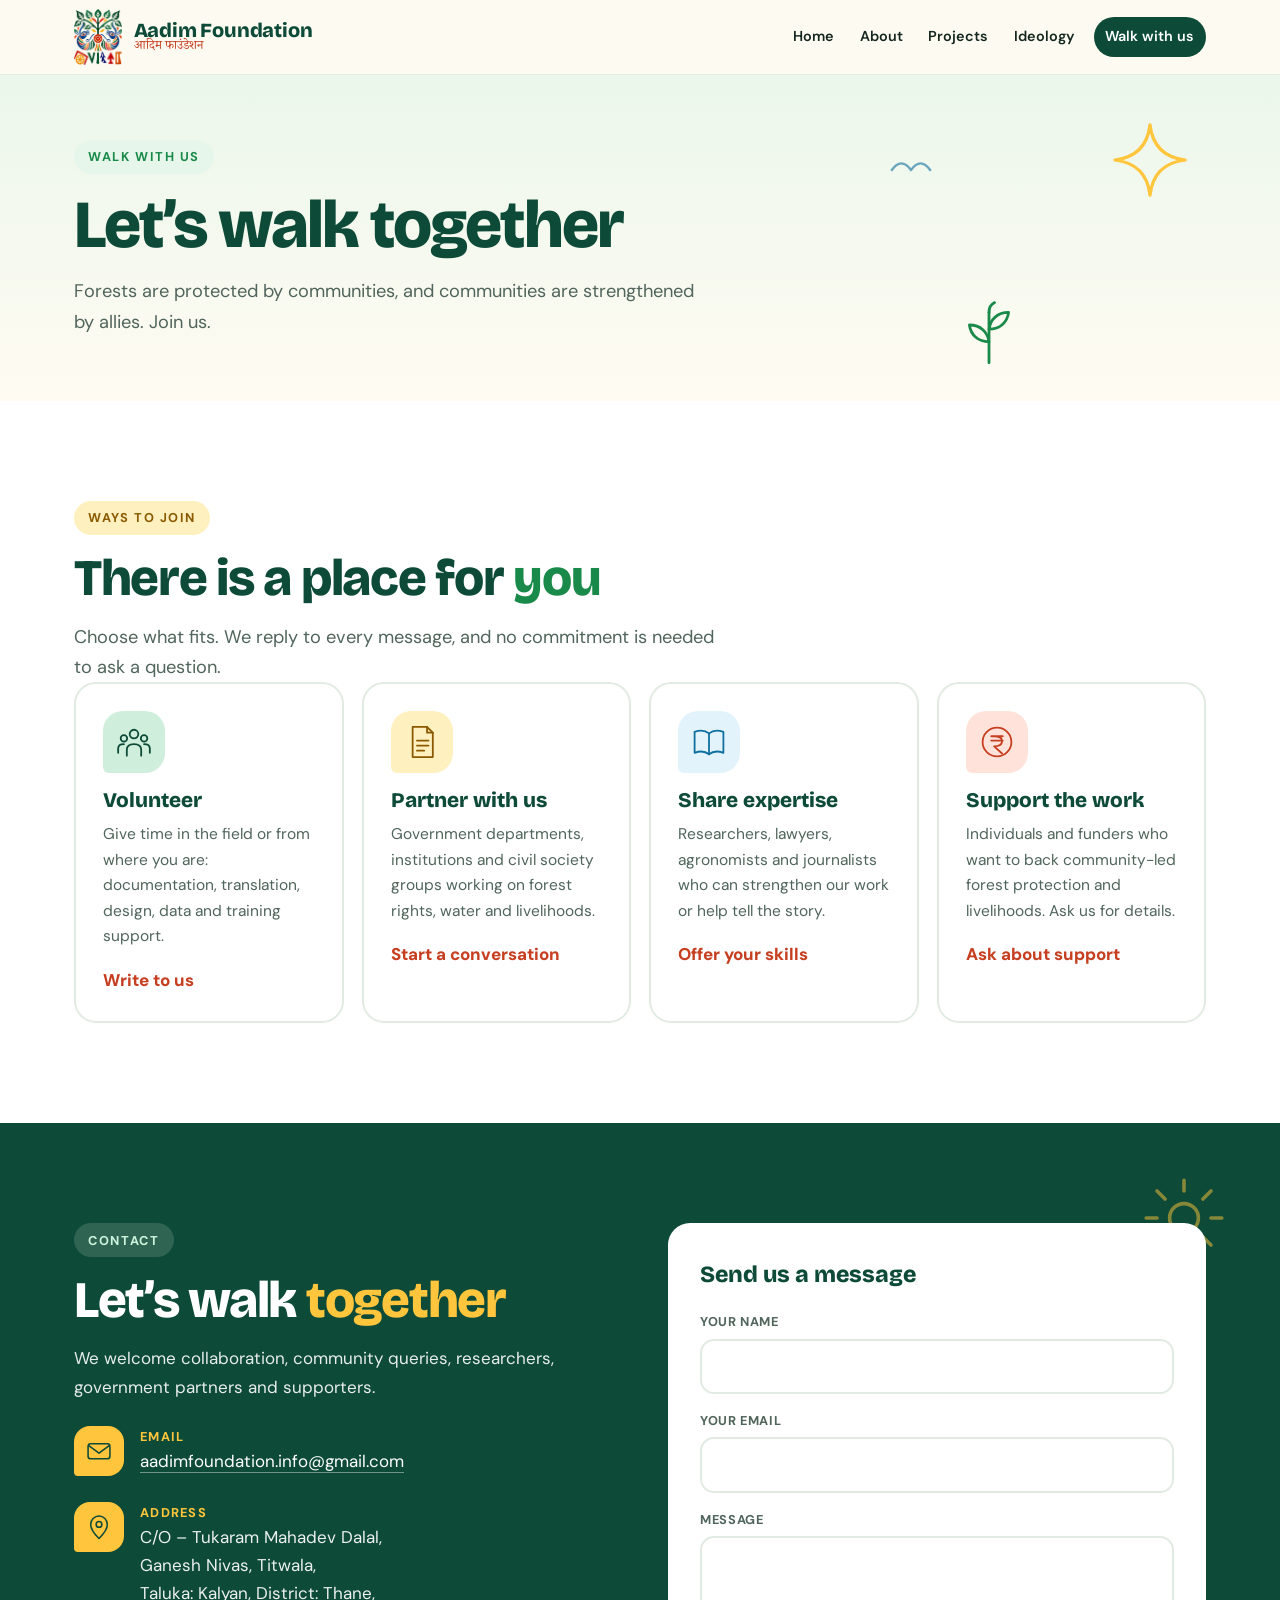
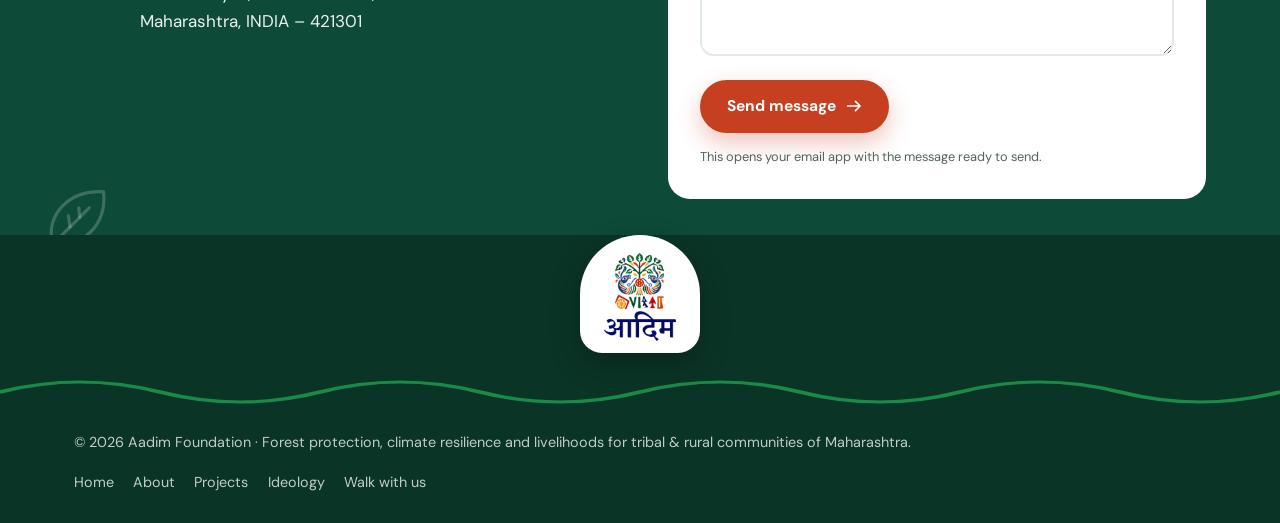
<file: walk-with-us.html>
<!DOCTYPE html>
<html lang="en" class="no-js">
<head>
<meta charset="UTF-8">
<meta name="viewport" content="width=device-width, initial-scale=1.0">
<title>Walk with us | Aadim Foundation</title>
<meta name="description" content="Volunteer, partner, share expertise or support Aadim Foundation, and contact the team.">
<meta name="theme-color" content="#0d4a37">
<meta property="og:title" content="Aadim Foundation">
<meta property="og:description" content="Protecting forests. Building climate-resilient livelihoods. Rooted in Raigad, working across Maharashtra.">
<meta property="og:image" content="logo-full.png">
<link rel="icon" type="image/png" href="favicon.png">
<link rel="preconnect" href="https://fonts.googleapis.com">
<link rel="preconnect" href="https://fonts.gstatic.com" crossorigin>
<link href="https://fonts.googleapis.com/css2?family=Bricolage+Grotesque:opsz,wght@12..96,500;12..96,700;12..96,800&family=Caveat:wght@600;700&family=DM+Sans:ital,opsz,wght@0,9..40,400;0,9..40,500;0,9..40,700;1,9..40,400&family=Noto+Serif+Devanagari:wght@500;600&display=swap" rel="stylesheet">
<link rel="stylesheet" href="styles.css">
<script>document.documentElement.classList.remove('no-js')</script>
</head>
<body>
<a class="skip" href="#main">Skip to content</a>

<!-- Doodle sprite (hand-drawn style, stroke icons) -->
<svg width="0" height="0" style="position:absolute" aria-hidden="true">
  <defs>
    <symbol id="d-leaf" viewBox="0 0 100 100"><path d="M18 82C10 44 38 14 82 16C86 58 56 86 18 82Z"/><path d="M18 82L64 36"/><path d="M40 60l-2-14M52 48l-1-12"/></symbol>
    <symbol id="d-sprig" viewBox="0 0 100 100"><path d="M50 94V22"/><path d="M50 64C34 64 24 54 22 40C38 40 48 50 50 64Z"/><path d="M50 46C66 46 76 36 78 22C62 22 52 32 50 46Z"/><path d="M50 22c0-8 4-12 8-14"/></symbol>
    <symbol id="d-tree" viewBox="0 0 100 100"><path d="M50 94V60"/><path d="M50 76L34 60"/><path d="M50 68L66 52"/><path d="M50 60C26 62 14 44 24 28C28 14 46 8 56 14C74 12 88 28 80 44C86 56 70 66 50 60Z"/></symbol>
    <symbol id="d-sun" viewBox="0 0 100 100"><circle cx="50" cy="50" r="16"/><path d="M50 8v12M50 80v12M8 50h12M80 50h12M20 20l9 9M71 71l9 9M80 20l-9 9M29 71l-9 9"/></symbol>
    <symbol id="d-cloud" viewBox="0 0 100 100"><path d="M26 74C8 74 6 50 26 48C26 28 58 24 64 44C84 38 96 58 80 74Z"/></symbol>
    <symbol id="d-drop" viewBox="0 0 100 100"><path d="M50 8C50 8 22 42 22 62C22 80 34 92 50 92C66 92 78 80 78 62C78 42 50 8 50 8Z"/><path d="M36 64C36 72 42 78 50 78"/></symbol>
    <symbol id="d-wave" viewBox="0 0 100 100"><path d="M6 30q11-12 22 0t22 0t22 0t22 0"/><path d="M6 52q11-12 22 0t22 0t22 0t22 0"/><path d="M6 74q11-12 22 0t22 0t22 0t22 0"/></symbol>
    <symbol id="d-spark" viewBox="0 0 100 100"><path d="M50 6C53 32 68 47 94 50C68 53 53 68 50 94C47 68 32 53 6 50C32 47 47 32 50 6Z"/></symbol>
    <symbol id="d-arrow" viewBox="0 0 100 100"><path d="M8 74C26 22 62 18 88 48"/><path d="M88 48L68 44M88 48L84 68"/></symbol>
    <symbol id="d-spiral" viewBox="0 0 100 100"><path d="M52 52c2-4 8-3 8 2c0 8-13 9-16 0c-3-12 14-19 24-9c12 12-3 32-21 30c-22-3-28-27-16-43"/></symbol>
    <symbol id="d-bird" viewBox="0 0 100 100"><path d="M8 50Q24 28 40 50Q56 28 72 50"/></symbol>
    <symbol id="d-zig" viewBox="0 0 100 100"><path d="M6 60L22 30L38 60L54 30L70 60L86 30"/></symbol>
    <symbol id="d-dots" viewBox="0 0 100 100"><circle cx="20" cy="20" r="3"/><circle cx="50" cy="20" r="3"/><circle cx="80" cy="20" r="3"/><circle cx="20" cy="50" r="3"/><circle cx="50" cy="50" r="3"/><circle cx="80" cy="50" r="3"/><circle cx="20" cy="80" r="3"/><circle cx="50" cy="80" r="3"/><circle cx="80" cy="80" r="3"/></symbol>
    <symbol id="d-flame" viewBox="0 0 100 100"><path d="M50 92C26 92 20 68 34 52C38 64 46 64 46 52C46 36 54 26 58 10C74 30 80 50 78 66C76 82 66 92 50 92Z"/></symbol>
    <symbol id="d-people" viewBox="0 0 100 100"><circle cx="50" cy="28" r="12"/><circle cx="22" cy="40" r="9"/><circle cx="78" cy="40" r="9"/><path d="M30 88V72C30 62 38 56 50 56C62 56 70 62 70 72V88"/><path d="M6 80V68C6 60 12 56 22 56M94 80V68C94 60 88 56 78 56"/></symbol>
    <symbol id="d-book" viewBox="0 0 100 100"><path d="M10 22C26 16 40 18 50 26C60 18 74 16 90 22V80C74 74 60 76 50 84C40 76 26 74 10 80Z"/><path d="M50 26V84"/></symbol>
    <symbol id="d-grain" viewBox="0 0 100 100"><path d="M50 94C50 60 54 40 66 14"/><path d="M52 70c-10-2-16-8-16-18c10 2 16 8 16 18zM54 54c-10-2-16-8-16-18c10 2 16 8 16 18zM57 38c-9-2-14-8-14-16c9 2 14 8 14 16zM53 70c10-2 16-8 16-18c-10 2-16 8-16 18zM56 54c10-2 16-8 16-18c-10 2-16 8-16 18zM60 38c9-2 14-8 14-16c-9 2-14 8-14 16z"/></symbol>
    <symbol id="d-doc" viewBox="0 0 100 100"><path d="M24 8h40l16 16v68H24z"/><path d="M64 8v16h16M36 46h32M36 60h32M36 74h20"/></symbol>
    <symbol id="d-shield" viewBox="0 0 100 100"><path d="M50 6l36 12v26c0 24-16 40-36 48C30 84 14 68 14 44V18z"/><path d="M34 50l12 12 22-24"/></symbol>
    <symbol id="d-phone" viewBox="0 0 100 100"><rect x="28" y="6" width="44" height="88" rx="10"/><path d="M44 80h12"/></symbol>
    <symbol id="d-rupee" viewBox="0 0 100 100"><circle cx="50" cy="50" r="40"/><path d="M34 34h32M34 46h32M42 34c14 0 22 6 22 14s-8 14-22 14l22 20"/></symbol>
    <symbol id="d-field" viewBox="0 0 100 100"><path d="M6 92L30 38M30 92L44 38M50 92V38M70 92L56 38M94 92L70 38"/><path d="M26 30c4-6 8-6 10 0M46 26c4-6 8-6 10 0M66 30c4-6 8-6 10 0"/></symbol>
    <symbol id="d-mail" viewBox="0 0 100 100"><rect x="8" y="22" width="84" height="58" rx="10"/><path d="M12 30l38 28 38-28"/></symbol>
    <symbol id="d-pin" viewBox="0 0 100 100"><path d="M50 94S18 62 18 40a32 32 0 0 1 64 0C82 62 50 94 50 94Z"/><circle cx="50" cy="40" r="11"/></symbol>
    <symbol id="d-search" viewBox="0 0 100 100"><circle cx="42" cy="42" r="28"/><path d="M64 64l26 26"/></symbol>
    <symbol id="d-menu" viewBox="0 0 100 100"><path d="M14 28h72M14 50h72M14 72h72"/></symbol>
    <symbol id="d-go" viewBox="0 0 100 100"><path d="M14 50h70M58 24l26 26-26 26"/></symbol>
  </defs>
</svg>

<header id="top">
  <div class="wrap nav">
    <a class="brand" href="index.html" aria-label="Aadim Foundation home">
      <img class="brand-logo" src="logo-emblem.png" alt="" width="50" height="58">
      <span class="brand-text"><b>Aadim Foundation</b><small>आदिम फाउंडेशन</small></span>
    </a>
    <button class="burger" id="burger" aria-label="Open menu" aria-expanded="false" aria-controls="nav"><svg class="dd" style="position:static;width:24px;height:24px" aria-hidden="true"><use href="#d-menu"/></svg></button>
    <nav id="nav" aria-label="Main"><ul><li><a href="index.html">Home</a></li><li><a href="about.html">About</a></li><li><a href="projects.html">Projects</a></li><li><a href="ideology.html">Ideology</a></li><li><a href="walk-with-us.html" class="cta" aria-current="page">Walk with us</a></li></ul></nav>
  </div>
</header>

<button class="fab" id="fab" type="button" aria-label="Know your district: population and forest cover"><svg class="dd" aria-hidden="true"><use href="#d-tree"/></svg><span>Know your district</span></button>

<main id="main">

<section class="page-hero">
  <svg class="dd float hide-m" style="top:120px;right:7%;width:80px;color:var(--sun);--rot:8deg" aria-hidden="true"><use href="#d-spark"/></svg><svg class="dd float b hide-m" style="bottom:34px;right:20%;width:70px;color:var(--leaf);--rot:-10deg" aria-hidden="true"><use href="#d-sprig"/></svg><svg class="dd hide-m" style="top:140px;right:26%;width:60px;color:var(--sky-d);opacity:.6" aria-hidden="true"><use href="#d-bird"/></svg>
  <div class="wrap"><span class="eyebrow">Walk with us</span><h1>Let&#8217;s walk together</h1><p class="lede">Forests are protected by communities, and communities are strengthened by allies. Join us.</p></div>
</section>
<section id="ways" class="ways"><div class="wrap">
  <div class="rv"><span class="eyebrow sun">Ways to join</span><h2 class="h2">There is a place for <em>you</em></h2>
  <p class="lede">Choose what fits. We reply to every message, and no commitment is needed to ask a question.</p></div>
  <div class="bento w4">
   <article class="b-card rv"><div class="ico i-g"><svg class="dd" aria-hidden="true"><use href="#d-people"/></svg></div><h3>Volunteer</h3><p>Give time in the field or from where you are: documentation, translation, design, data and training support.</p><a class="more" href="mailto:aadimfoundation.info@gmail.com?subject=Volunteer%20with%20Aadim%20Foundation">Write to us</a></article>
   <article class="b-card rv"><div class="ico i-y"><svg class="dd" aria-hidden="true"><use href="#d-doc"/></svg></div><h3>Partner with us</h3><p>Government departments, institutions and civil society groups working on forest rights, water and livelihoods.</p><a class="more" href="mailto:aadimfoundation.info@gmail.com?subject=Partnership%20with%20Aadim%20Foundation">Start a conversation</a></article>
   <article class="b-card rv"><div class="ico i-b"><svg class="dd" aria-hidden="true"><use href="#d-book"/></svg></div><h3>Share expertise</h3><p>Researchers, lawyers, agronomists and journalists who can strengthen our work or help tell the story.</p><a class="more" href="mailto:aadimfoundation.info@gmail.com?subject=Sharing%20expertise%20with%20Aadim%20Foundation">Offer your skills</a></article>
   <article class="b-card rv"><div class="ico i-c"><svg class="dd" aria-hidden="true"><use href="#d-rupee"/></svg></div><h3>Support the work</h3><p>Individuals and funders who want to back community-led forest protection and livelihoods. Ask us for details.</p><a class="more" href="mailto:aadimfoundation.info@gmail.com?subject=Supporting%20Aadim%20Foundation">Ask about support</a></article>
  </div></div></section>
<!-- CONTACT -->
<section class="contact" id="contact">
  <svg class="dd float" style="top:50px;right:4%;width:90px;color:rgba(255,197,61,.5)" aria-hidden="true"><use href="#d-sun"/></svg>
  <svg class="dd float b" style="bottom:40px;left:3%;width:80px;color:rgba(255,255,255,.2);--rot:10deg" aria-hidden="true"><use href="#d-leaf"/></svg>
  <div class="wrap contact-grid">
    <div class="rv">
      <span class="eyebrow dark">Contact</span>
      <h2 class="h2">Let’s walk <em>together</em></h2>
      <p style="opacity:.9;max-width:480px">We welcome collaboration, community queries, researchers, government partners and supporters.</p>
      <div class="c-detail"><span class="c-ico"><svg class="dd" aria-hidden="true"><use href="#d-mail"/></svg></span><div><strong>Email</strong><a href="mailto:aadimfoundation.info@gmail.com">aadimfoundation.info@gmail.com</a></div></div>
      <div class="c-detail"><span class="c-ico"><svg class="dd" aria-hidden="true"><use href="#d-pin"/></svg></span><div><strong>Address</strong><address>C/O – Tukaram Mahadev Dalal,<br>Ganesh Nivas, Titwala,<br>Taluka: Kalyan, District: Thane,<br>Maharashtra, INDIA – 421301</address></div></div>
    </div>
    <form class="form rv" id="cform">
      <h3>Send us a message</h3>
      <div class="fg"><label for="cn">Your name</label><input type="text" id="cn" required autocomplete="name"></div>
      <div class="fg"><label for="ce">Your email</label><input type="email" id="ce" required autocomplete="email"></div>
      <div class="fg"><label for="cm">Message</label><textarea id="cm" required></textarea></div>
      <button class="btn btn-primary" type="submit">Send message <svg class="dd" style="position:static;width:18px;height:18px;stroke-width:9" aria-hidden="true"><use href="#d-go"/></svg></button>
      <small>This opens your email app with the message ready to send.</small>
    </form>
  </div>
</section>


</main>

<footer>
  <div class="foot-logo"><img src="logo-full.png" alt="Aadim Foundation logo" width="120" height="147" loading="lazy"></div>
  <svg class="dd foot-wave" viewBox="0 0 400 30" preserveAspectRatio="none" aria-hidden="true"><path d="M0 15q25-20 50 0t50 0t50 0t50 0t50 0t50 0t50 0t50 0"/></svg>
  <div class="wrap foot">
    <p>© 2026 Aadim Foundation · Forest protection, climate resilience and livelihoods for tribal &amp; rural communities of Maharashtra.</p>
    <p><a href="index.html">Home</a><a href="about.html">About</a><a href="projects.html">Projects</a><a href="ideology.html">Ideology</a><a href="walk-with-us.html">Walk with us</a></p>
  </div>
</footer>

<script src="app.js"></script>
</body>
</html>
</file>
<file: styles.css>
/* Aadim Foundation v4 — fresh, nature-first palette with hand-drawn doodles */
:root{
  --leaf:#1a8a4a; --forest:#0d4a37; --forest-2:#12624a; --mint:#e6f6ea; --mint-2:#cfeedb;
  --sky:#2b9bd1; --sky-d:#0f6f9e; --sky-soft:#e2f3fb;
  --sun:#ffc53d; --sun-soft:#fff0bf; --coral:#ee5b38; --coral-d:#c63f21; --coral-soft:#ffe3da;
  --navy:#1b2a78;
  --cream:#fffbf2; --paper:#ffffff; --ink:#14261f; --muted:#51655c; --line:#e2ebe3;
  --r:22px; --shadow:0 16px 40px rgba(13,74,55,.12);
  --display:'Bricolage Grotesque','Segoe UI',system-ui,sans-serif;
  --sans:'DM Sans','Segoe UI',system-ui,sans-serif;
  --hand:'Caveat','Comic Sans MS',cursive;
  --deva:'Noto Serif Devanagari',serif;
}
*{margin:0;padding:0;box-sizing:border-box}
html{scroll-behavior:smooth;scroll-padding-top:84px;overflow-x:clip}
body{font-family:var(--sans);color:var(--ink);background:var(--cream);line-height:1.65;font-size:17px;-webkit-font-smoothing:antialiased;overflow-x:hidden}
img{max-width:100%;display:block}
a{color:inherit}
:focus-visible{outline:3px solid var(--sky);outline-offset:3px;border-radius:8px}
.skip{position:absolute;left:-999px;top:8px;background:var(--forest);color:#fff;padding:.6rem 1rem;border-radius:8px;z-index:300}
.skip:focus{left:8px}
.wrap{max-width:1180px;margin:0 auto;padding:0 24px;position:relative}
section{padding:100px 0;position:relative}

/* Doodles */
.dd{aspect-ratio:1/1;position:absolute;pointer-events:none;fill:none;stroke:currentColor;stroke-width:4;stroke-linecap:round;stroke-linejoin:round;overflow:visible}
.dd.solid{fill:currentColor}
.float{animation:float 7s ease-in-out infinite}
.float.b{animation-duration:9s;animation-delay:-3s}
.float.c{animation-duration:11s;animation-delay:-6s}
@keyframes float{0%,100%{transform:translateY(0) rotate(var(--rot,0deg))}50%{transform:translateY(-12px) rotate(calc(var(--rot,0deg) + 5deg))}}
.spin{animation:spin 50s linear infinite}
@keyframes spin{to{transform:rotate(360deg)}}
.sq{position:relative;display:inline-block;white-space:nowrap}
.sq-line{position:absolute;left:0;bottom:-.18em;width:100%;height:.3em;fill:none;stroke:var(--coral);stroke-width:3.5;stroke-linecap:round;overflow:visible}
.hl{background:linear-gradient(transparent 62%,var(--sun) 62% 92%,transparent 92%);padding:0 .08em}

.eyebrow{display:inline-flex;align-items:center;gap:.55rem;font-size:.8rem;font-weight:700;letter-spacing:.12em;text-transform:uppercase;color:var(--leaf);background:var(--mint);padding:.4rem .9rem;border-radius:999px}
.eyebrow.sun{background:var(--sun-soft);color:#8a5a00}
.eyebrow.sky{background:var(--sky-soft);color:var(--sky-d)}
.live .eyebrow.sun,.explorer .eyebrow.sky{background:#fff}
.eyebrow.dark{background:rgba(255,255,255,.14);color:#cdf5dd}
.h2{font-family:var(--display);font-weight:800;font-size:clamp(2rem,4.4vw,3.2rem);line-height:1.08;letter-spacing:-.025em;margin:1rem 0 1rem;color:var(--forest)}
.h2 em{font-style:normal;color:var(--leaf)}
.lede{font-size:1.14rem;color:var(--muted);max-width:640px}
.note-hand{font-family:var(--hand);font-size:1.5rem;color:var(--coral-d);line-height:1}

.btn{display:inline-flex;align-items:center;gap:.55rem;padding:.9rem 1.55rem;border-radius:999px;font-weight:700;font-size:.97rem;text-decoration:none;border:2px solid transparent;cursor:pointer;font-family:inherit;transition:transform .2s,background .2s,box-shadow .2s}
.btn:hover{transform:translateY(-3px) rotate(-1deg)}
.btn svg{width:18px;height:18px}
.btn-primary{background:var(--coral-d);color:#fff;box-shadow:0 10px 24px rgba(198,63,33,.3)}
.btn-primary:hover{background:#b0361b}
.btn-green{background:var(--leaf);color:#fff;box-shadow:0 10px 24px rgba(26,138,74,.3)}
.btn-line{border-color:var(--forest);color:var(--forest);background:#fff}
.btn-line:hover{background:var(--forest);color:#fff}

/* Header */
header{position:fixed;inset:0 0 auto 0;z-index:100;background:rgba(255,251,242,.88);backdrop-filter:blur(14px);border-bottom:1px solid var(--line);transition:box-shadow .3s}
header.scrolled{box-shadow:0 8px 30px rgba(13,74,55,.08)}
.nav{display:flex;align-items:center;justify-content:space-between;height:74px;gap:1rem}
.brand{display:flex;align-items:center;gap:.7rem;text-decoration:none}
.brand-logo{height:56px;width:auto;flex:none}
.brand-text{display:flex;flex-direction:column;line-height:1.1}
.brand-text b{font-family:var(--display);font-size:1.25rem;font-weight:800;color:var(--forest);letter-spacing:-.01em}
.brand-text small{font-family:var(--deva);font-size:.78rem;color:var(--coral-d)}
nav ul{display:flex;list-style:none;gap:.15rem;align-items:center}
nav a{display:block;text-decoration:none;font-size:.9rem;font-weight:600;padding:.5rem .72rem;border-radius:999px;color:var(--ink);transition:background .2s,color .2s}
nav a:hover,nav a.active{background:var(--mint);color:var(--leaf)}
nav a.cta{background:var(--forest);color:#fff;margin-left:.4rem}
nav a.cta:hover{background:var(--leaf)}
.burger{display:none;background:#fff;border:2px solid var(--forest);border-radius:12px;width:46px;height:46px;cursor:pointer;color:var(--forest);place-items:center}
.burger svg{width:22px;height:22px}

/* Hero */
.hero{padding:136px 0 84px;background:
  radial-gradient(700px 420px at 90% 0%,rgba(255,197,61,.35),transparent 65%),
  radial-gradient(600px 460px at 0% 100%,rgba(43,155,209,.16),transparent 65%),
  linear-gradient(180deg,var(--mint),var(--cream));overflow:hidden}
.hero-grid{display:grid;grid-template-columns:1.05fr 1fr;gap:56px;align-items:center}
.hero h1{font-family:var(--display);font-weight:800;font-size:clamp(2.3rem,4.5vw,3.7rem);line-height:1.06;letter-spacing:-.035em;margin:1.2rem 0 1.5rem;color:var(--forest)}
.hero h1 .g{color:var(--leaf)}
.hero p.lede{margin-bottom:2rem}
.hero-btns{display:flex;flex-wrap:wrap;gap:.9rem}
.hero-points{display:flex;flex-wrap:wrap;gap:.6rem;margin-top:2.2rem}
.chip{display:inline-flex;align-items:center;gap:.45rem;font-weight:700;font-size:.88rem;padding:.45rem .95rem;border-radius:999px;background:#fff;border:2px solid var(--forest);color:var(--forest)}
.chip svg{width:20px;height:20px;position:static;stroke-width:5}
.chip.c2{border-color:var(--sky-d);color:var(--sky-d)}.chip.c3{border-color:#a9710a;color:#8a5a00}
.hero-art{position:relative;padding:34px 24px 40px}
.blob{position:relative;z-index:1;overflow:hidden;aspect-ratio:1.18/1;border-radius:58% 42% 52% 48% / 46% 56% 44% 54%;border:8px solid #fff;box-shadow:var(--shadow)}
.blob img{width:100%;height:100%;object-fit:cover;object-position:52% center}
.ring-d{position:absolute;inset:6px 0 12px 0;z-index:0;border:3px dashed var(--leaf);border-radius:58% 42% 52% 48% / 46% 56% 44% 54%;opacity:.5;transform:rotate(-4deg) scale(1.03)}
.sticker{position:absolute;z-index:4;font-family:var(--hand);font-size:1.5rem;line-height:1;background:var(--sun);color:var(--ink);padding:.5rem .95rem;border-radius:14px;box-shadow:0 8px 20px rgba(0,0,0,.14);transform:rotate(-5deg)}
.sticker.s1{left:-6px;top:44px}
.sticker.s2{right:-4px;bottom:92px;background:var(--coral);color:#fff;transform:rotate(4deg)}
.float-card{position:absolute;z-index:4;left:18px;bottom:0;background:#fff;border-radius:18px;padding:.9rem 1.2rem;box-shadow:var(--shadow);max-width:250px;border:2px solid var(--forest)}
.float-card b{font-family:var(--display);font-size:1.9rem;font-weight:800;color:var(--leaf);display:block;line-height:1}
.float-card span{font-size:.82rem;color:var(--muted);line-height:1.35;display:block;margin-top:.2rem}

/* Marquee */
.marquee{background:var(--forest);color:#fff;overflow:hidden;padding:16px 0;transform:rotate(-1deg);margin:-14px -10px 0;position:relative;z-index:5}
.m-track{display:flex;gap:2rem;width:max-content;animation:slide 40s linear infinite}
.m-track span{font-family:var(--display);font-weight:700;font-size:1.3rem;display:flex;align-items:center;gap:2rem;white-space:nowrap}
.m-track span::after{content:"✿";color:var(--sun);font-size:1.2rem}
@keyframes slide{to{transform:translateX(-50%)}}

/* About */
.about-grid{display:grid;grid-template-columns:1fr 1.05fr;gap:72px;align-items:center}
.about-photo{position:relative}
.about-photo .frame{border-radius:var(--r);overflow:hidden;aspect-ratio:4/5;box-shadow:var(--shadow);transform:rotate(-2deg);border:8px solid #fff}
.about-photo img{width:100%;height:100%;object-fit:cover;object-position:60% center}
.about-photo .tag{position:absolute;right:-14px;bottom:30px;background:var(--leaf);color:#fff;padding:.6rem 1.1rem;border-radius:14px;font-weight:700;font-size:.85rem;box-shadow:0 8px 20px rgba(0,0,0,.18);transform:rotate(3deg)}
.about-text p{margin-bottom:1.1rem;font-size:1.08rem}
.pillars{display:grid;grid-template-columns:1fr 1fr;gap:14px;margin-top:1.6rem}
.pillar{border-radius:18px;padding:1.1rem 1.2rem;display:flex;gap:.8rem;align-items:flex-start;font-weight:700;line-height:1.3}
.pillar small{display:block;font-weight:500;color:var(--muted);font-size:.86rem;margin-top:.2rem}
.pillar svg{position:static;flex:0 0 38px;width:38px;height:38px;stroke-width:5}
.pillar.p1{background:var(--mint);color:var(--forest)}.pillar.p2{background:var(--sun-soft);color:#7a4f00}

/* Themes */
.theme-head{display:grid;grid-template-columns:1.1fr .9fr;gap:48px;align-items:end;margin-bottom:3rem}
.climate-note{background:rgba(255,255,255,.1);border:2px dashed rgba(255,255,255,.4);border-radius:var(--r);padding:1.3rem 1.5rem;position:relative}
.climate-note p{font-family:var(--hand);font-size:1.55rem;line-height:1.25;color:var(--sun)}
.forest{background:var(--forest);color:#fff;overflow:hidden}
.forest .h2{color:#fff}.forest .h2 em{color:var(--sun)}
.forest .lede{color:rgba(255,255,255,.82)}
.bento{display:grid;grid-template-columns:repeat(6,1fr);gap:18px}
.b-card{grid-column:span 2;background:#fff;color:var(--ink);border-radius:var(--r);padding:1.7rem;position:relative;overflow:hidden;transition:transform .3s,box-shadow .3s}
.b-card:hover{transform:translateY(-6px) rotate(-.6deg);box-shadow:0 20px 40px rgba(0,0,0,.2)}
.b-card.wide{grid-column:span 3}
.b-card h3{font-family:var(--display);font-size:1.3rem;font-weight:800;line-height:1.2;margin:1rem 0 .5rem;color:var(--forest)}
.b-card p{font-size:.97rem;color:var(--muted)}
.ico{width:62px;height:62px;border-radius:20px 20px 20px 6px;display:grid;place-items:center;transition:transform .3s}
.b-card:hover .ico{transform:rotate(-8deg) scale(1.06)}
.ico svg{position:static;width:36px;height:36px;stroke-width:5}
.i-g{background:var(--mint-2);color:var(--forest)}.i-b{background:var(--sky-soft);color:var(--sky-d)}.i-y{background:var(--sun-soft);color:#8a5a00}.i-c{background:var(--coral-soft);color:var(--coral-d)}
.b-num{position:absolute;right:1.1rem;top:.6rem;font-family:var(--hand);font-size:2.6rem;color:var(--line);line-height:1}
.forest .b-card.tint{background:var(--forest-2);color:#fff;border:2px solid rgba(255,255,255,.2)}
.forest .b-card.tint h3{color:#fff}.forest .b-card.tint p{color:rgba(255,255,255,.82)}

.live{background:var(--sun-soft);overflow:hidden}
.shift{display:flex;align-items:center;gap:1.2rem;flex-wrap:wrap;background:#fff;border-radius:var(--r);padding:1.6rem 1.8rem;margin-bottom:22px;box-shadow:var(--shadow);border:3px solid var(--forest)}
.shift .side{flex:1 1 200px}
.shift .side small{font-weight:800;letter-spacing:.1em;text-transform:uppercase;font-size:.72rem;color:var(--muted)}
.shift .side b{font-family:var(--display);font-size:1.6rem;font-weight:800;display:block;line-height:1.15;color:var(--coral-d)}
.shift .side.to b{color:var(--leaf)}
.shift .arrow{width:120px;height:72px;aspect-ratio:auto;color:var(--forest);position:static;flex:0 0 120px;stroke-width:3.5}
.shift p{flex:1 1 100%;color:var(--muted);font-size:1rem;margin-top:.2rem}
.live .bento .b-card{box-shadow:0 8px 24px rgba(138,90,0,.1);border:2px solid transparent}
.live .bento .b-card:hover{border-color:var(--sun)}

/* Stats */
.stats-band{padding:70px 0;background:var(--sky);color:#fff;position:relative;overflow:hidden}
.stats-band .grid{display:grid;grid-template-columns:repeat(4,1fr);gap:24px;text-align:center}
.i-num{font-family:var(--display);font-weight:800;font-size:clamp(2.6rem,5vw,4rem);line-height:1}
.i-txt{margin-top:.5rem;font-weight:600;font-size:.95rem;opacity:.95}
.stats-band .i-item+.i-item{border-left:2px dashed rgba(255,255,255,.5)}

/* Principles */
.pr-grid{display:grid;grid-template-columns:repeat(3,1fr);gap:20px;margin-top:3rem}
.pr{background:#fff;border:2px solid var(--line);border-radius:var(--r);padding:1.8rem 1.6rem;position:relative;transition:transform .3s,border-color .3s,box-shadow .3s}
.pr:hover{transform:translateY(-6px) rotate(.6deg);border-color:var(--leaf);box-shadow:var(--shadow)}
.pr .n{font-family:var(--hand);font-size:2rem;color:var(--coral);line-height:1}
.pr h3{font-family:var(--display);font-size:1.28rem;font-weight:800;margin:.4rem 0 .45rem;color:var(--forest)}
.pr p{color:var(--muted);font-size:.97rem}

/* Quote */
.quote-band{position:relative;padding:120px 0;color:#fff;background:linear-gradient(rgba(9,52,38,.8),rgba(9,52,38,.88)),url('hero-image.jpg') center 40%/cover;text-align:center;overflow:hidden}
.quote-band blockquote{font-family:var(--display);font-size:clamp(1.6rem,3.4vw,2.6rem);line-height:1.25;max-width:900px;margin:0 auto;font-weight:700;letter-spacing:-.02em;position:relative}
.quote-band blockquote b{color:var(--sun)}

/* Explorer */
.explorer{background:var(--sky-soft);overflow:hidden}
.ex-grid{display:grid;grid-template-columns:1.1fr 1fr;gap:26px;margin-top:3rem;align-items:start}
.panel{background:#fff;border:2px solid var(--forest);border-radius:var(--r);padding:2rem;box-shadow:8px 8px 0 var(--forest)}
.panel h3{font-family:var(--display);font-size:1.3rem;font-weight:800;color:var(--forest);margin-bottom:1.1rem}
.pop-controls{display:grid;grid-template-columns:1fr 1fr;gap:1rem;margin-bottom:1.5rem}
.fg label{display:block;font-weight:700;font-size:.8rem;letter-spacing:.05em;text-transform:uppercase;color:var(--muted);margin-bottom:.4rem}
select,input[type=text],input[type=search],input[type=email],textarea{width:100%;padding:.8rem 1rem;border:2px solid var(--line);border-radius:14px;font:inherit;font-size:.97rem;background:#fff;color:var(--ink);transition:border-color .2s,box-shadow .2s}
select{appearance:none;cursor:pointer;background-image:url("data:image/svg+xml,%3Csvg xmlns='http://www.w3.org/2000/svg' width='12' height='12' viewBox='0 0 12 12'%3E%3Cpath fill='%230d4a37' d='M6 8L1 3h10z'/%3E%3C/svg%3E");background-repeat:no-repeat;background-position:right 1rem center;padding-right:2.4rem}
select:disabled{opacity:.55;cursor:not-allowed}
select:focus,input:focus,textarea:focus{outline:none;border-color:var(--leaf);box-shadow:0 0 0 4px rgba(26,138,74,.18)}
.res-empty{border:2px dashed var(--line);border-radius:16px;padding:2.2rem 1.4rem;text-align:center;color:var(--muted)}
.res-empty svg{position:static;width:76px;height:76px;color:var(--leaf);margin:0 auto .6rem;display:block}
.res-title{font-family:var(--display);font-size:1.7rem;font-weight:800;color:var(--forest);line-height:1.15;margin-bottom:1.1rem}
.res-title small{display:block;font-family:var(--sans);font-size:.76rem;font-weight:700;letter-spacing:.12em;text-transform:uppercase;color:var(--coral-d);margin-bottom:.3rem}
.stats{display:grid;grid-template-columns:repeat(3,1fr);gap:.8rem}
.stat{background:var(--mint);border-radius:16px;padding:1rem .6rem;text-align:center}
.stat:nth-child(2){background:var(--sun-soft)}.stat:nth-child(3){background:var(--coral-soft)}
.stat b{font-family:var(--display);display:block;font-size:1.5rem;font-weight:800;color:var(--forest);line-height:1.15}
.stat span{font-size:.76rem;color:var(--muted);font-weight:600}
.share{margin-top:1.3rem}
.share-top{display:flex;justify-content:space-between;font-size:.84rem;font-weight:700;margin-bottom:.4rem}
.share-bar{height:16px;border-radius:99px;background:var(--mint);overflow:hidden}
.share-bar i{display:block;height:100%;width:0;background:repeating-linear-gradient(135deg,var(--leaf) 0 10px,var(--forest-2) 10px 20px);border-radius:99px;transition:width .8s cubic-bezier(.2,.8,.2,1)}
.note{margin-top:1rem;font-size:.8rem;color:var(--muted)}
.anim{animation:fadeUp .4s ease}
@keyframes fadeUp{from{opacity:0;transform:translateY(10px)}to{opacity:1;transform:none}}
.rank{list-style:none;display:grid;gap:.4rem}
.rank button{width:100%;display:grid;grid-template-columns:1.6rem 1fr auto;align-items:center;gap:.7rem;background:none;border:0;padding:.45rem .5rem;border-radius:12px;cursor:pointer;font:inherit;text-align:left;transition:background .2s}
.rank button:hover,.rank button.on{background:var(--mint)}
.rank .pos{font-family:var(--hand);font-size:1.4rem;color:var(--coral-d);line-height:1}
.rank .nm{font-weight:600;font-size:.95rem;display:block;margin-bottom:.25rem}
.rank .bar{height:8px;border-radius:99px;background:var(--line);overflow:hidden;display:block}
.rank .bar i{display:block;height:100%;background:var(--sky);border-radius:99px}
.rank .pc{font-weight:700;font-size:.92rem;color:var(--forest);font-variant-numeric:tabular-nums}
.panel .src{font-size:.78rem;color:var(--muted);margin-top:1rem}

/* Desk */
.desk-bar{display:flex;flex-wrap:wrap;gap:1rem;justify-content:space-between;align-items:center;margin:2.2rem 0 1.6rem}
.tabs{display:flex;flex-wrap:wrap;gap:.5rem}
.tab{padding:.55rem 1.15rem;border-radius:999px;border:2px solid var(--line);background:#fff;font:inherit;font-weight:700;font-size:.88rem;cursor:pointer;color:var(--ink);transition:all .2s}
.tab:hover{border-color:var(--leaf)}
.tab[aria-selected=true]{background:var(--leaf);color:#fff;border-color:var(--leaf)}
.search{position:relative;width:280px;max-width:100%}
.search svg{position:absolute;left:.9rem;top:50%;transform:translateY(-50%);width:18px;height:18px;color:var(--muted);stroke-width:7}
.search input{padding-left:2.5rem;border-radius:999px}
.d-list{display:grid;grid-template-columns:1fr 1fr;gap:16px}
.d-item{background:#fff;border:2px solid var(--line);border-radius:var(--r);padding:1.5rem;display:flex;flex-direction:column;gap:.5rem;transition:transform .25s,box-shadow .25s,border-color .25s}
.d-item:hover{transform:translateY(-4px);box-shadow:var(--shadow);border-color:var(--leaf)}
.d-tag{align-self:flex-start;font-size:.7rem;font-weight:800;letter-spacing:.1em;text-transform:uppercase;padding:.22rem .65rem;border-radius:99px;background:var(--sun-soft);color:#7a4f00}
.d-item h4{font-family:var(--display);font-size:1.12rem;font-weight:700;line-height:1.3;color:var(--forest)}
.d-item p{font-size:.93rem;color:var(--muted);flex:1}
.d-item a{font-weight:700;font-size:.9rem;color:var(--coral-d);text-decoration:none;margin-top:.3rem}
.d-item a:hover{text-decoration:underline}
.d-empty{grid-column:1/-1;text-align:center;padding:2rem;color:var(--muted)}

/* Team */
.team{background:var(--mint);overflow:hidden}
.team-grid{display:grid;grid-template-columns:repeat(4,1fr);gap:22px;margin-top:3rem}
.t-card{text-align:center}
.t-photo{aspect-ratio:1;border-radius:46% 54% 50% 50% / 52% 46% 54% 48%;background:var(--forest);color:var(--sun);display:grid;place-items:center;font-family:var(--display);font-size:3.6rem;font-weight:800;margin-bottom:1.1rem;transition:transform .3s,border-radius .5s}
.t-card:nth-child(2) .t-photo{background:var(--coral);color:#fff}
.t-card:nth-child(3) .t-photo{background:var(--sun);color:var(--forest)}
.t-card:nth-child(4) .t-photo{background:#fff;color:var(--leaf);border:3px dashed var(--leaf)}
.t-card:hover .t-photo{transform:rotate(-4deg) scale(1.04);border-radius:54% 46% 48% 52% / 46% 54% 46% 54%}
.t-card h3{font-family:var(--display);font-size:1.2rem;font-weight:800;color:var(--forest)}
.t-role{font-size:.78rem;font-weight:800;letter-spacing:.08em;text-transform:uppercase;color:var(--coral-d);margin:.2rem 0 .5rem}
.t-card p{font-size:.92rem;color:var(--muted);max-width:250px;margin:0 auto}

/* News */
.news-grid{display:grid;grid-template-columns:1.3fr 1fr 1fr;gap:20px;margin-top:3rem}
.n-card{background:#fff;border:2px solid var(--line);border-radius:var(--r);overflow:hidden;display:flex;flex-direction:column;transition:transform .3s,box-shadow .3s}
.n-card:hover{transform:translateY(-6px);box-shadow:var(--shadow)}
.n-img{height:170px;background:var(--forest);color:var(--sun);display:grid;place-items:center;position:relative;overflow:hidden}
.n-card:nth-child(2) .n-img{background:var(--sky);color:#fff}
.n-card:nth-child(3) .n-img{background:var(--sun);color:var(--forest)}
.n-img svg{width:110px;height:110px;position:static;stroke-width:3.5;opacity:.9}
.n-body{padding:1.5rem;display:flex;flex-direction:column;flex:1}
.n-date{font-size:.78rem;font-weight:800;letter-spacing:.1em;text-transform:uppercase;color:var(--coral-d);margin-bottom:.4rem}
.n-body h3{font-family:var(--display);font-size:1.2rem;line-height:1.25;margin-bottom:.5rem;color:var(--forest);font-weight:800}
.n-body p{font-size:.94rem;color:var(--muted);flex:1;margin-bottom:1rem}
.n-link{font-weight:700;font-size:.9rem;color:var(--coral-d);text-decoration:none}
.n-link:hover{text-decoration:underline}

/* Contact */
.contact{background:var(--forest);color:#fff;overflow:hidden}
.contact .h2{color:#fff}.contact .h2 em{color:var(--sun)}
.contact-grid{display:grid;grid-template-columns:1fr 1fr;gap:56px;align-items:start}
.c-detail{display:flex;gap:1rem;margin-top:1.6rem}
.c-ico{flex:0 0 50px;height:50px;border-radius:16px 16px 16px 4px;background:var(--sun);color:var(--forest);display:grid;place-items:center}
.c-ico svg{position:static;width:26px;height:26px;stroke-width:6}
.c-detail strong{display:block;font-size:.8rem;letter-spacing:.1em;text-transform:uppercase;color:var(--sun)}
.c-detail a{color:#fff;text-decoration:none;border-bottom:1px solid rgba(255,255,255,.4)}
.c-detail address{font-style:normal;color:rgba(255,255,255,.92)}
.form{background:#fff;color:var(--ink);border-radius:var(--r);padding:2rem;position:relative;z-index:1}
.form h3{font-family:var(--display);color:var(--forest);font-size:1.45rem;font-weight:800;margin-bottom:1.1rem}
.form .fg{margin-bottom:1rem}
.form textarea{min-height:120px;resize:vertical}
.form small{display:block;margin-top:.8rem;color:var(--muted);font-size:.8rem}

footer{background:#0a3426;color:rgba(255,255,255,.75);padding:0 0 28px;font-size:.9rem;position:relative}
.foot-logo{display:flex;justify-content:center;margin:-64px 0 24px;position:relative}
.foot-logo img{background:#fff;border-radius:50% 50% 22px 22px;padding:18px 24px 12px;height:auto;box-shadow:0 10px 30px rgba(0,0,0,.25)}
.foot-wave{display:block;width:100%;height:30px;color:var(--leaf);position:static;margin-bottom:24px;stroke-width:3}
.foot{display:flex;flex-wrap:wrap;justify-content:space-between;gap:1rem}
.foot a{text-decoration:none;margin-right:1.2rem}
.foot a:hover{color:var(--sun)}

.rv{opacity:0;transform:translateY(24px);transition:opacity .8s ease,transform .8s ease}
.rv.in{opacity:1;transform:none}
.no-js .rv{opacity:1;transform:none}

@media (max-width:1080px){
  .burger{display:grid}
  nav{position:absolute;top:74px;left:0;right:0;background:var(--cream);border-bottom:1px solid var(--line);padding:.8rem 24px 1.2rem;display:none;box-shadow:0 20px 30px rgba(0,0,0,.08)}
  nav.open{display:block}
  nav ul{flex-direction:column;align-items:stretch}
  nav a.cta{margin:.4rem 0 0;text-align:center}
}
@media (max-width:980px){
  section{padding:72px 0}
  .hero{padding-top:112px}
  .hero-grid,.about-grid,.contact-grid,.ex-grid,.theme-head{grid-template-columns:1fr;gap:40px}
  .hero-art{max-width:560px;margin:0 auto;width:100%}
  .about-photo{max-width:480px;margin:0 auto}
  .bento{grid-template-columns:1fr 1fr}
  .b-card,.b-card.wide{grid-column:auto}
  .pr-grid{grid-template-columns:1fr 1fr}
  .team-grid{grid-template-columns:1fr 1fr}
  .news-grid{grid-template-columns:1fr 1fr}.n-card:first-child{grid-column:1/-1}
  .stats-band .grid{grid-template-columns:1fr 1fr;row-gap:32px}.stats-band .i-item:nth-child(3){border-left:0}
}
@media (max-width:640px){
  body{font-size:16px}
  .wrap{padding:0 18px}
  .bento,.pr-grid,.team-grid,.news-grid,.d-list,.pop-controls,.pillars{grid-template-columns:1fr}
  .stats{grid-template-columns:1fr}
  .hero-art{padding:20px 6px 30px}
  .sticker{font-size:1.2rem}.sticker.s1{left:0;top:20px}.sticker.s2{display:none}
  .float-card{left:6px;max-width:210px}
  .panel{padding:1.4rem;box-shadow:5px 5px 0 var(--forest)}.form{padding:1.4rem}
  .search{width:100%}
  .shift .arrow{transform:rotate(90deg);flex:0 0 56px;height:56px;margin:0 auto}
  .brand-text small{display:none}
  .hide-m{display:none}
}

/* ---- v5: forest + teasers ---- */
.hint{display:flex;align-items:center;gap:.8rem;margin-top:1.4rem;max-width:520px;text-align:left;background:#fff;border:2px solid var(--forest);border-radius:18px;padding:.8rem 1rem;box-shadow:5px 5px 0 var(--sun);cursor:pointer;font:inherit;color:var(--ink);transition:transform .2s,box-shadow .2s;position:relative}
.hint:hover{transform:translate(-2px,-2px);box-shadow:7px 7px 0 var(--sun)}
.hint>.dd{position:static;flex:0 0 34px;width:34px;height:34px;color:var(--coral)}
.hint>.dd.go{flex-basis:26px;width:26px;height:26px;color:var(--forest);animation:nudge 1.4s ease-in-out infinite}
.hint span{flex:1;display:block;line-height:1.3}
.hint b{display:block;font-family:var(--display);font-size:1rem;color:var(--forest)}
.hint small{display:block;font-size:.84rem;color:var(--sky-d);font-weight:700;transition:opacity .25s;margin-top:.15rem}
@keyframes nudge{50%{transform:translateX(5px)}}
.fab{position:fixed;right:18px;bottom:18px;z-index:60;display:flex;align-items:center;gap:.5rem;background:var(--coral);color:#fff;border:2px solid var(--forest);border-radius:999px;padding:.65rem 1.1rem .65rem .8rem;font:inherit;font-weight:800;font-size:.9rem;cursor:pointer;box-shadow:4px 4px 0 var(--forest);opacity:0;transform:translateY(20px);pointer-events:none;transition:all .3s}
.fab.show{opacity:1;transform:none;pointer-events:auto}
.fab .dd{position:static;width:24px;height:24px;stroke:#fff}
.teaser{position:relative;margin-top:2rem;background:var(--sun-soft);border:2px dashed var(--forest);border-radius:var(--r);padding:1.6rem 1.8rem;display:grid;grid-template-columns:1.4fr 1fr;gap:1.5rem;align-items:center}
.teaser h3{font-family:var(--display);font-size:1.5rem;font-weight:800;color:var(--forest);line-height:1.2;margin:.2rem 0 1rem}
.t-lab{display:block;font-size:.76rem;font-weight:800;letter-spacing:.1em;text-transform:uppercase;color:var(--muted);margin-bottom:.5rem}
.picks{display:flex;flex-wrap:wrap;gap:.5rem}
.pick{border:2px solid var(--forest);background:#fff;border-radius:999px;padding:.4rem .9rem;font:inherit;font-weight:700;font-size:.88rem;cursor:pointer;color:var(--forest);transition:all .2s}
.pick:hover{background:var(--forest);color:#fff}
.rank-tabs{display:flex;flex-wrap:wrap;gap:.4rem;margin-bottom:1rem}
.rank-tabs .tab{padding:.4rem .9rem;font-size:.82rem}
.facts{margin-top:2rem;display:flex;align-items:center;gap:1rem 1.4rem;flex-wrap:wrap;background:var(--forest);color:#fff;border-radius:var(--r);padding:1.2rem 1.6rem}
.facts b{color:var(--sun)}
.facts p{flex:1;min-width:220px;font-size:1.02rem}
.f-lab{font-family:var(--hand);font-size:1.7rem;color:var(--sun);line-height:1}
.f-ctrl button{background:transparent;color:#fff;border:2px solid rgba(255,255,255,.6);border-radius:999px;padding:.4rem .9rem;font:inherit;font-weight:700;font-size:.84rem;cursor:pointer;display:flex;align-items:center;gap:.4rem}
.f-ctrl button:hover{background:#fff;color:var(--forest)}
.f-ctrl .dd{position:static;width:14px;height:14px;stroke-width:10}
.src-note{margin-top:1.2rem;font-size:.8rem;color:var(--muted)}
#exPanel.pulse{animation:pulse 1.2s ease}
@keyframes pulse{0%,60%{box-shadow:8px 8px 0 var(--sun)}100%{box-shadow:8px 8px 0 var(--forest)}}
.fcard{margin-top:1.4rem;background:var(--mint);border:2px solid var(--forest);border-radius:18px;padding:1.2rem 1.2rem 1rem}
.fcard h4{display:flex;align-items:center;gap:.5rem;font-family:var(--display);font-size:1.1rem;color:var(--forest);margin-bottom:.8rem}
.fcard h4 .dd{position:static;width:26px;height:26px;color:var(--leaf)}
.f-top{display:flex;align-items:center;gap:1rem;margin-bottom:1rem}
.ring{--p:0;flex:0 0 92px;width:92px;height:92px;border-radius:50%;display:grid;place-items:center;background:conic-gradient(var(--leaf) calc(var(--p)*1%),#fff 0);position:relative}
.ring::before{content:"";position:absolute;inset:10px;background:var(--mint);border-radius:50%}
.ring span{position:relative;font-family:var(--display);font-weight:800;font-size:1.2rem;color:var(--forest)}
.f-main b{display:block;font-family:var(--display);font-size:1.5rem;color:var(--forest);line-height:1.1}
.f-main span{display:block;font-size:.82rem;color:var(--muted);margin:.15rem 0 .4rem}
.cls{font-style:normal;font-size:.74rem;font-weight:800;padding:.2rem .6rem;border-radius:99px;background:#fff;border:1.5px solid var(--forest);color:var(--forest)}
.f-bar{display:flex;height:14px;border-radius:99px;overflow:hidden;background:#fff;margin-bottom:.6rem;gap:2px}
.f-bar i,.f-leg i{display:block;height:100%}
.s-vdf{background:#0d4a37}.s-mdf{background:#1a8a4a}.s-open{background:#9fd8a8}
.f-leg{list-style:none;display:grid;gap:.25rem;margin-bottom:.9rem;font-size:.84rem}
.f-leg li{display:flex;align-items:center;gap:.5rem}
.f-leg li i{width:12px;height:12px;border-radius:4px;flex:0 0 12px}
.f-leg b{margin-left:auto;font-variant-numeric:tabular-nums;color:var(--forest)}
.f-row{display:flex;justify-content:space-between;gap:1rem;padding:.4rem 0;border-top:1px dashed rgba(13,74,55,.3);font-size:.88rem}
.f-row b{font-variant-numeric:tabular-nums;color:var(--forest)}
.f-row b.up{color:var(--leaf)}.f-row b.down{color:var(--coral-d)}
.f-sub{font-size:.78rem;color:var(--muted);padding-bottom:.4rem}
.f-insight{margin-top:.6rem;background:#fff;border-radius:12px;padding:.7rem .9rem;font-size:.9rem}
.f-comb,.f-scope{font-size:.8rem;color:var(--coral-d);margin:0 0 .7rem}
.f-scope{margin:1rem 0 0}
@media (max-width:900px){.teaser{grid-template-columns:1fr}}
@media (max-width:640px){.teaser{padding:1.2rem}.teaser h3{font-size:1.25rem}.fab span{display:none}.fab{padding:.7rem}.hint b{font-size:.92rem}}

.ex-right{display:grid;gap:26px}
.map-head{display:flex;justify-content:space-between;align-items:center;gap:1rem;margin-bottom:.4rem}.map-head h3{margin:0}
.mini{padding:.3rem .8rem;font-size:.8rem}
.wmap{width:100%;height:auto;display:block;max-height:480px;overflow:hidden;border-radius:14px;background:var(--sky-soft)}
.wmap path{stroke:var(--forest);stroke-width:.8;vector-effect:non-scaling-stroke;stroke-linejoin:round;cursor:pointer;transition:opacity .5s,fill-opacity .5s;outline:none}
.wmap:not(.go) path{stroke-dasharray:1;stroke-dashoffset:1;fill-opacity:0}
.wmap.go path{animation:mdraw 1.4s ease both,mfill .8s ease 1.2s both}
.wmap.still path{animation:none}
@keyframes mdraw{from{stroke-dasharray:1;stroke-dashoffset:1}to{stroke-dasharray:1;stroke-dashoffset:0}}
@keyframes mfill{from{fill-opacity:0}to{fill-opacity:1}}
.wmap.go path{stroke-dasharray:none}
.wmap path:hover,.wmap path:focus-visible{stroke:var(--coral);stroke-width:2}
.wmap path.sel{stroke:var(--coral);stroke-width:2.6}
.wmap path.dim{opacity:.35}
.map-key{display:flex;align-items:center;gap:.5rem;font-size:.78rem;color:var(--muted);margin-top:.6rem}
.map-key .ramp{flex:0 1 160px;height:10px;border-radius:99px;background:linear-gradient(90deg,#e8f5e2,#0d4a37);border:1px solid var(--line)}

/* ---- v5: motion ---- */
.mk-leg{margin-left:auto;display:flex;align-items:center;gap:.3rem;flex-wrap:wrap}.mk-leg svg{width:15px;height:15px;fill:none;stroke:var(--coral);stroke-width:8}.mk-leg .pt{display:inline-block;width:10px;height:10px;border-radius:50%;background:var(--sun);border:2px solid var(--forest)}
.wmap .mk{transition:opacity .6s}
.beacon{pointer-events:none}
.beacon .dot{fill:var(--sun);stroke:var(--forest);stroke-width:1.6}
.beacon .rip,.pin .prip{fill:none;stroke:var(--sun);stroke-width:2;transform-box:fill-box;transform-origin:center;animation:ripple 2.6s ease-out infinite;animation-delay:var(--dl,0s);opacity:0}
.beacon .rip.r2,.pin .prip.p2{animation-delay:calc(var(--dl,0s) + 1.3s)}
.pin .prip{stroke:var(--coral)}
@keyframes ripple{0%{transform:scale(.3);opacity:.9}100%{transform:scale(2.6);opacity:0}}
.pin{pointer-events:none;transition:opacity .3s}
.pinbody{fill:var(--coral);stroke:#fff;stroke-width:2.4}.pinhole{fill:#fff}
.pin .bob{animation:bob 1.4s ease-in-out infinite}
.pin.drop .bob{animation:dropin .7s cubic-bezier(.3,1.6,.5,1) 1,bob 1.4s ease-in-out .7s infinite}
@keyframes bob{50%{transform:translateY(-6px)}}
@keyframes dropin{0%{transform:translateY(-70px);opacity:0}100%{transform:none;opacity:1}}
.f-bar i{transition:flex .9s cubic-bezier(.2,.8,.2,1)}
@media (prefers-reduced-motion:reduce){
  *{animation:none!important;transition:none!important;scroll-behavior:auto!important}
  .rv{opacity:1;transform:none}
}
.map-key{flex-wrap:wrap}.map-key #mapKeyLab{white-space:nowrap}

/* ---- v6: multi-page ---- */
[id]{scroll-margin-top:84px}
.page-hero{padding:140px 0 64px;background:linear-gradient(180deg,var(--mint),var(--cream));overflow:hidden;position:relative}
.page-hero h1{font-family:var(--display);font-weight:800;font-size:clamp(2.4rem,6vw,4.2rem);line-height:1.05;letter-spacing:-.03em;color:var(--forest);margin:1rem 0 1rem}
.page-hero .lede{max-width:620px}
.what{background:#fff}
.focus2{display:grid;grid-template-columns:1fr 1fr;gap:22px;margin-top:2.6rem}
.f-card{display:block;text-decoration:none;color:var(--ink);border-radius:var(--r);padding:2rem;border:2px solid var(--forest);box-shadow:8px 8px 0 var(--forest);background:var(--mint);transition:transform .25s,box-shadow .25s}
.f-card.f2{background:var(--sun-soft)}
.f-card:hover{transform:translate(-3px,-3px);box-shadow:11px 11px 0 var(--forest)}
.f-card h3{font-family:var(--display);font-size:1.6rem;font-weight:800;line-height:1.15;color:var(--forest);margin:1rem 0 .6rem}
.f-card p{color:var(--muted)}
.more{display:inline-flex;align-items:center;gap:.4rem;margin-top:1rem;font-weight:800;color:var(--coral-d);text-decoration:none}
.more svg{stroke:currentColor}
a.more:hover{text-decoration:underline}
.band-tease{padding:20px 0 90px}
.teaser.solo{grid-template-columns:1fr}
.walk-band{background:var(--sun-soft);text-align:center}
.walk-band .lede{margin:0 auto 1.6rem}
.how{background:#fff}
.place{display:flex;gap:1rem;align-items:center;margin-top:2.4rem;background:var(--sky-soft);border-radius:var(--r);padding:1.2rem 1.5rem}
.place svg{position:static;flex:0 0 34px;width:34px;height:34px;color:var(--sky-d)}
.vm{display:grid;grid-template-columns:1fr 1fr;gap:22px;margin-top:2.4rem}
.vm-card{border-radius:var(--r);padding:2.2rem;border:2px solid var(--forest)}
.vm-card.v{background:var(--forest);color:#fff;box-shadow:8px 8px 0 var(--sun)}
.vm-card.m{background:var(--sun-soft);box-shadow:8px 8px 0 var(--forest)}
.vm-card small{display:block;font-weight:800;letter-spacing:.12em;text-transform:uppercase;font-size:.78rem;margin-bottom:.8rem;color:var(--sun)}
.vm-card.m small{color:var(--coral-d)}
.vm-card p{font-family:var(--display);font-size:1.3rem;line-height:1.35;font-weight:700}
.vm-card.m p{color:var(--forest)}
.vm-card p.mr{font-family:'Noto Serif Devanagari','Mangal',serif;font-size:1.02rem;font-weight:500;margin-top:1.1rem;opacity:.92;line-height:1.7}
.const{background:var(--sky-soft)}
.const .pr .n{font-size:.78rem;letter-spacing:.06em;text-transform:uppercase;width:auto;height:auto;border-radius:99px;padding:.35rem .8rem;white-space:normal;line-height:1.3}
.bento.w4{grid-template-columns:repeat(4,1fr)}
.bento.w4 .b-card{grid-column:span 1;border:2px solid var(--line)}
.ways{background:#fff}
.src-note{margin-top:1.4rem;font-size:.8rem;color:var(--muted)}
@media (max-width:900px){.focus2,.vm{grid-template-columns:1fr}.bento.w4{grid-template-columns:1fr 1fr}.page-hero{padding:120px 0 48px}}
@media (max-width:560px){.bento.w4{grid-template-columns:1fr}.vm-card{padding:1.5rem}.f-card{padding:1.5rem}}
</file>
